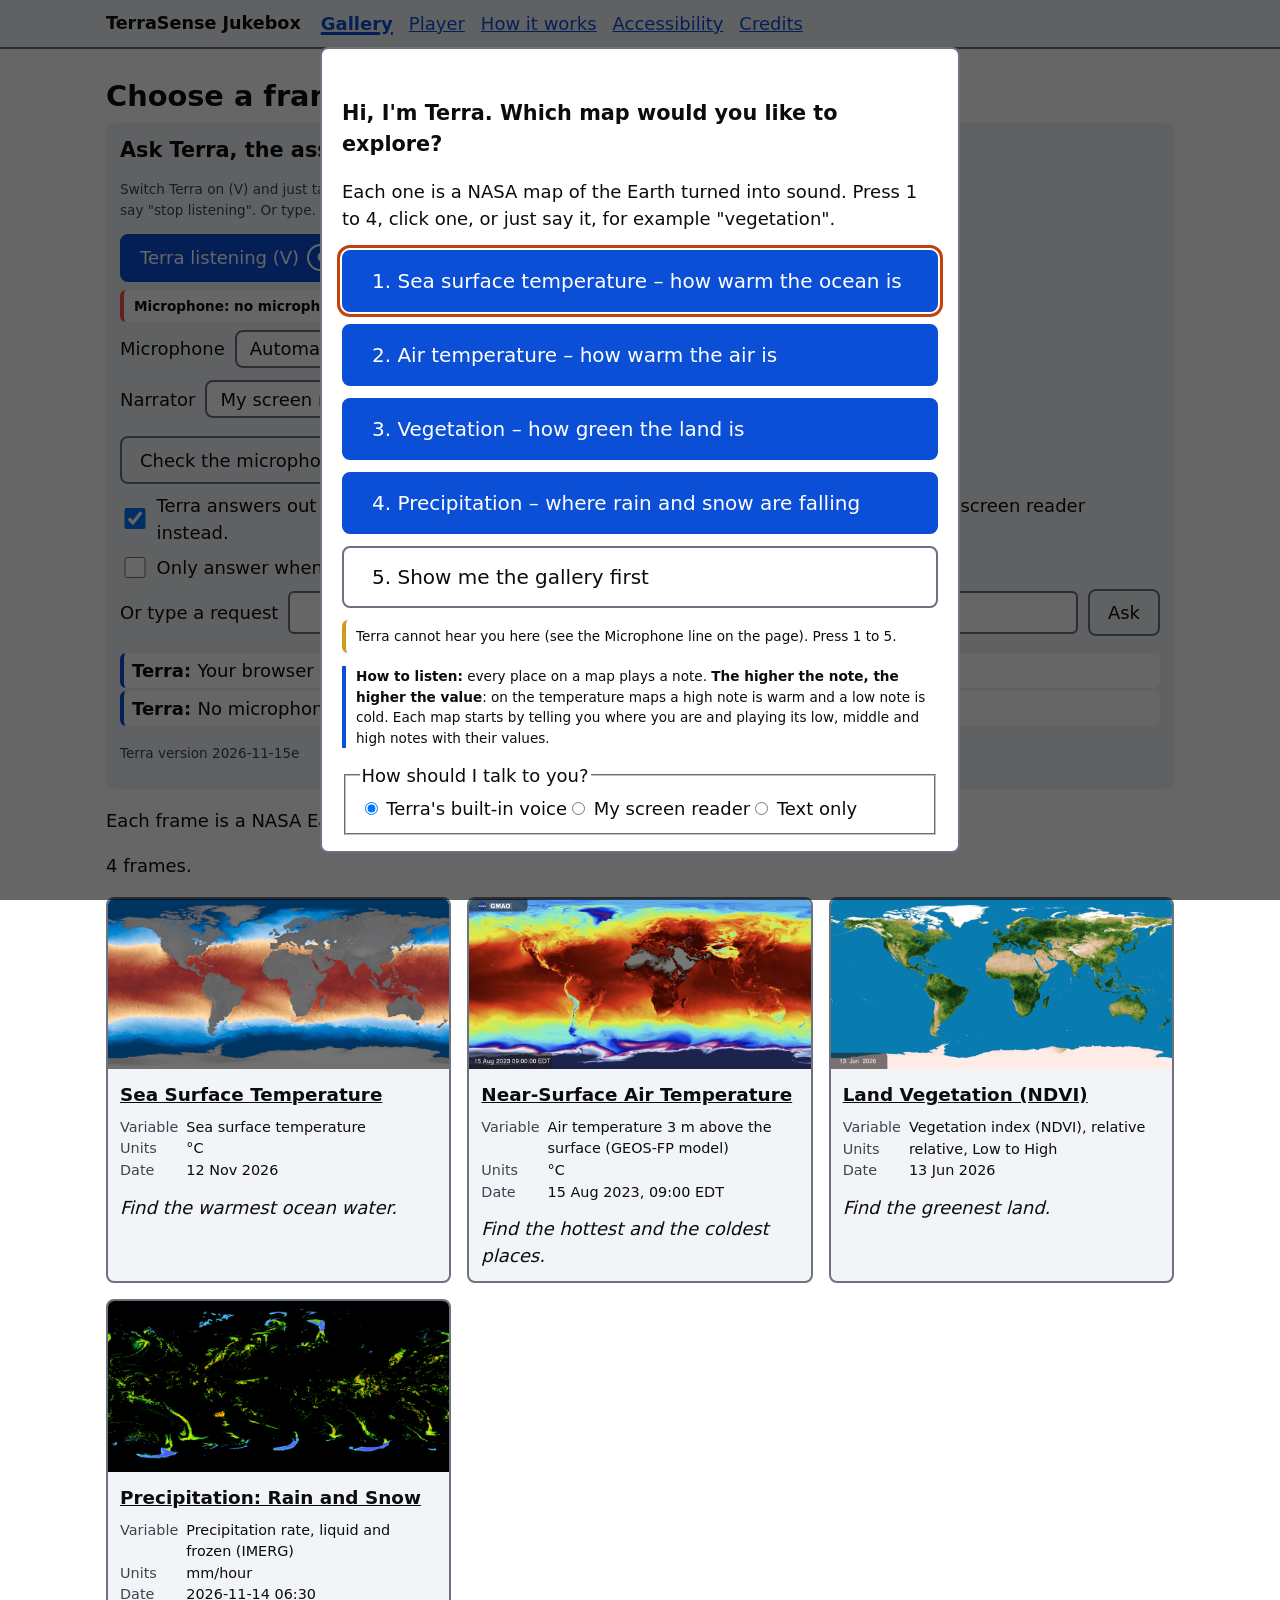
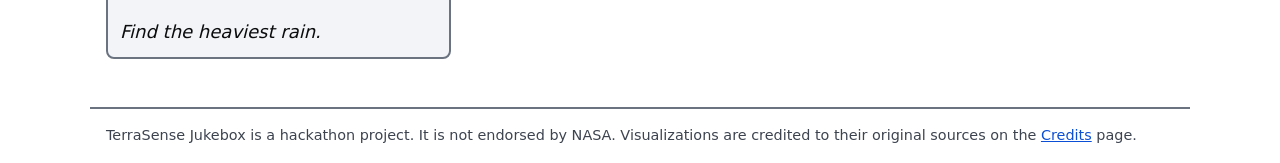
<file: index.html>
<!doctype html>
<html lang="en">
<head>
  <meta charset="utf-8">
  <meta name="viewport" content="width=device-width, initial-scale=1">
  <title>TerraSense Jukebox</title>
  <meta name="description" content="Explore NASA Earth Information Center visualizations by sound, touch or keyboard.">
  <link rel="stylesheet" href="css/styles.css">
  <script src="js/display.js"></script>
  <script>
    // Opened from a link, a bookmark or the address bar (not from another page of this site):
    // start at the Gallery, where Terra introduces itself and asks which map to explore.
    (function () {
      try {
        var from = document.referrer ? new URL(document.referrer).origin : '';
        if (from !== location.origin && !/[?&]home\b/.test(location.search)) location.replace('gallery.html' + location.search);
      } catch (e) { /* stay on Home */ }
    })();
  </script>
</head>
<body>
  <a class="skip-link" href="#main">Skip to content</a>
  <header class="site-header">
    <nav aria-label="Main">
      <a class="brand" href="index.html" aria-current="page">TerraSense Jukebox</a>
      <ul>
        <li><a href="gallery.html">Gallery</a></li>
        <li><a href="player.html">Player</a></li>
        <li><a href="how-it-works.html">How it works</a></li>
        <li><a href="accessibility.html">Accessibility</a></li>
        <li><a href="credits.html">Credits</a></li>
      </ul>
    </nav>
  </header>

  <main id="main">
    <section class="hero">
      <h1>Hear the Earth.</h1>
      <p class="sub">Explore NASA Earth Information Center visualizations by sound, touch or keyboard, with no sight needed.</p>
      <div class="hero-actions">
        <button id="start-btn" type="button" class="big-button">Start audio</button>
        <a class="big-button secondary-link" href="player.html?frame=sst">Open the player</a>
      </div>
      <p id="audio-msg" role="status" class="muted">Start audio plays a short sound check (low, middle and high notes) so you can set your volume. Start with your volume low.</p>
    </section>

    <ul class="points">
      <li><strong>Real NASA frames.</strong> Visualizations from NASA's Earth Information Center, served from this site.</li>
      <li><strong>Sound made live.</strong> The tone is generated in your browser from the color under your finger or cursor.</li>
      <li><strong>Built for every way in.</strong> Designed for keyboard, touch or screen reader.</li>
    </ul>

    <p><strong>Try this:</strong> close your eyes and find the highest region on the map.</p>

    <p class="note">Values are approximate. They are decoded from the colors of the visualization, not from the underlying measurements.</p>
  </main>

  <footer class="site-footer">
    TerraSense Jukebox is a hackathon project. It is not endorsed by NASA. Visualizations are credited to their original sources on the <a href="credits.html">Credits</a> page.
  </footer>
  <script type="module" src="js/home.js"></script>
  <script type="module" src="js/site.js"></script>
</body>
</html>
</file>
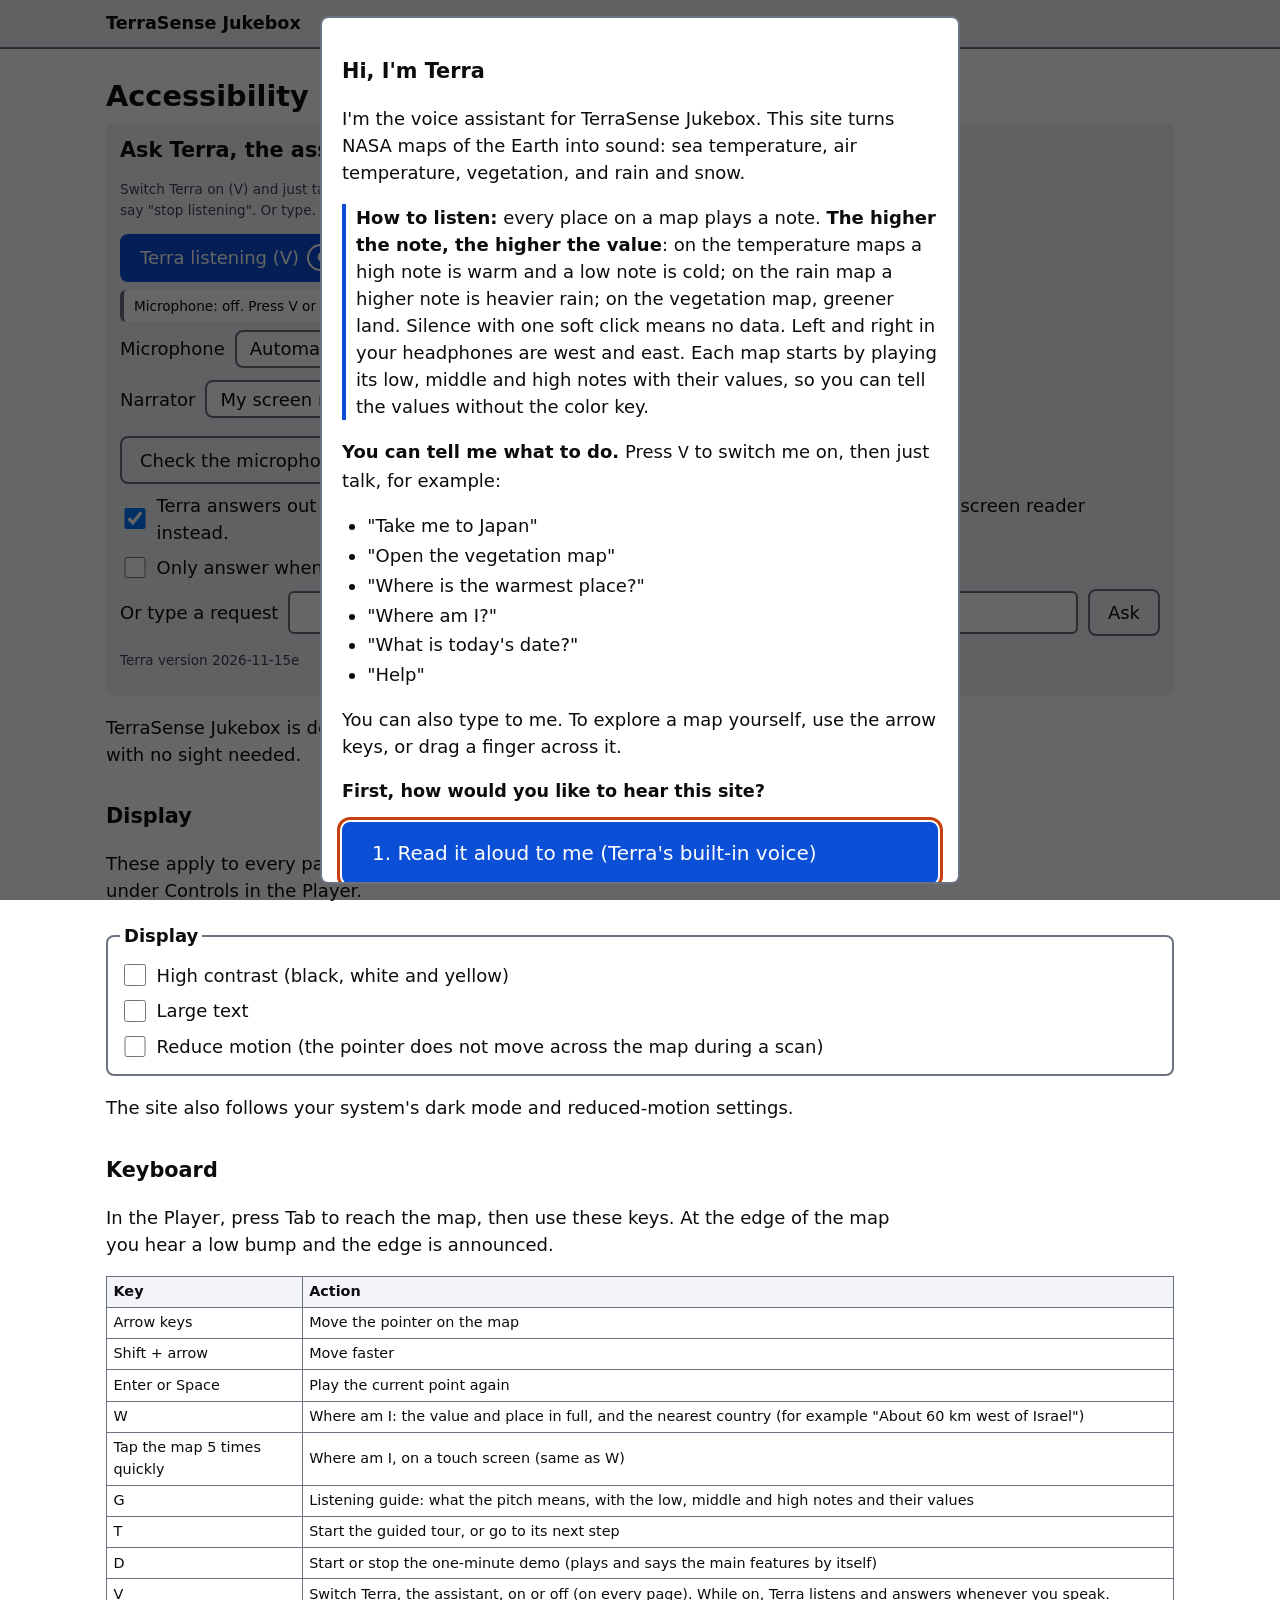
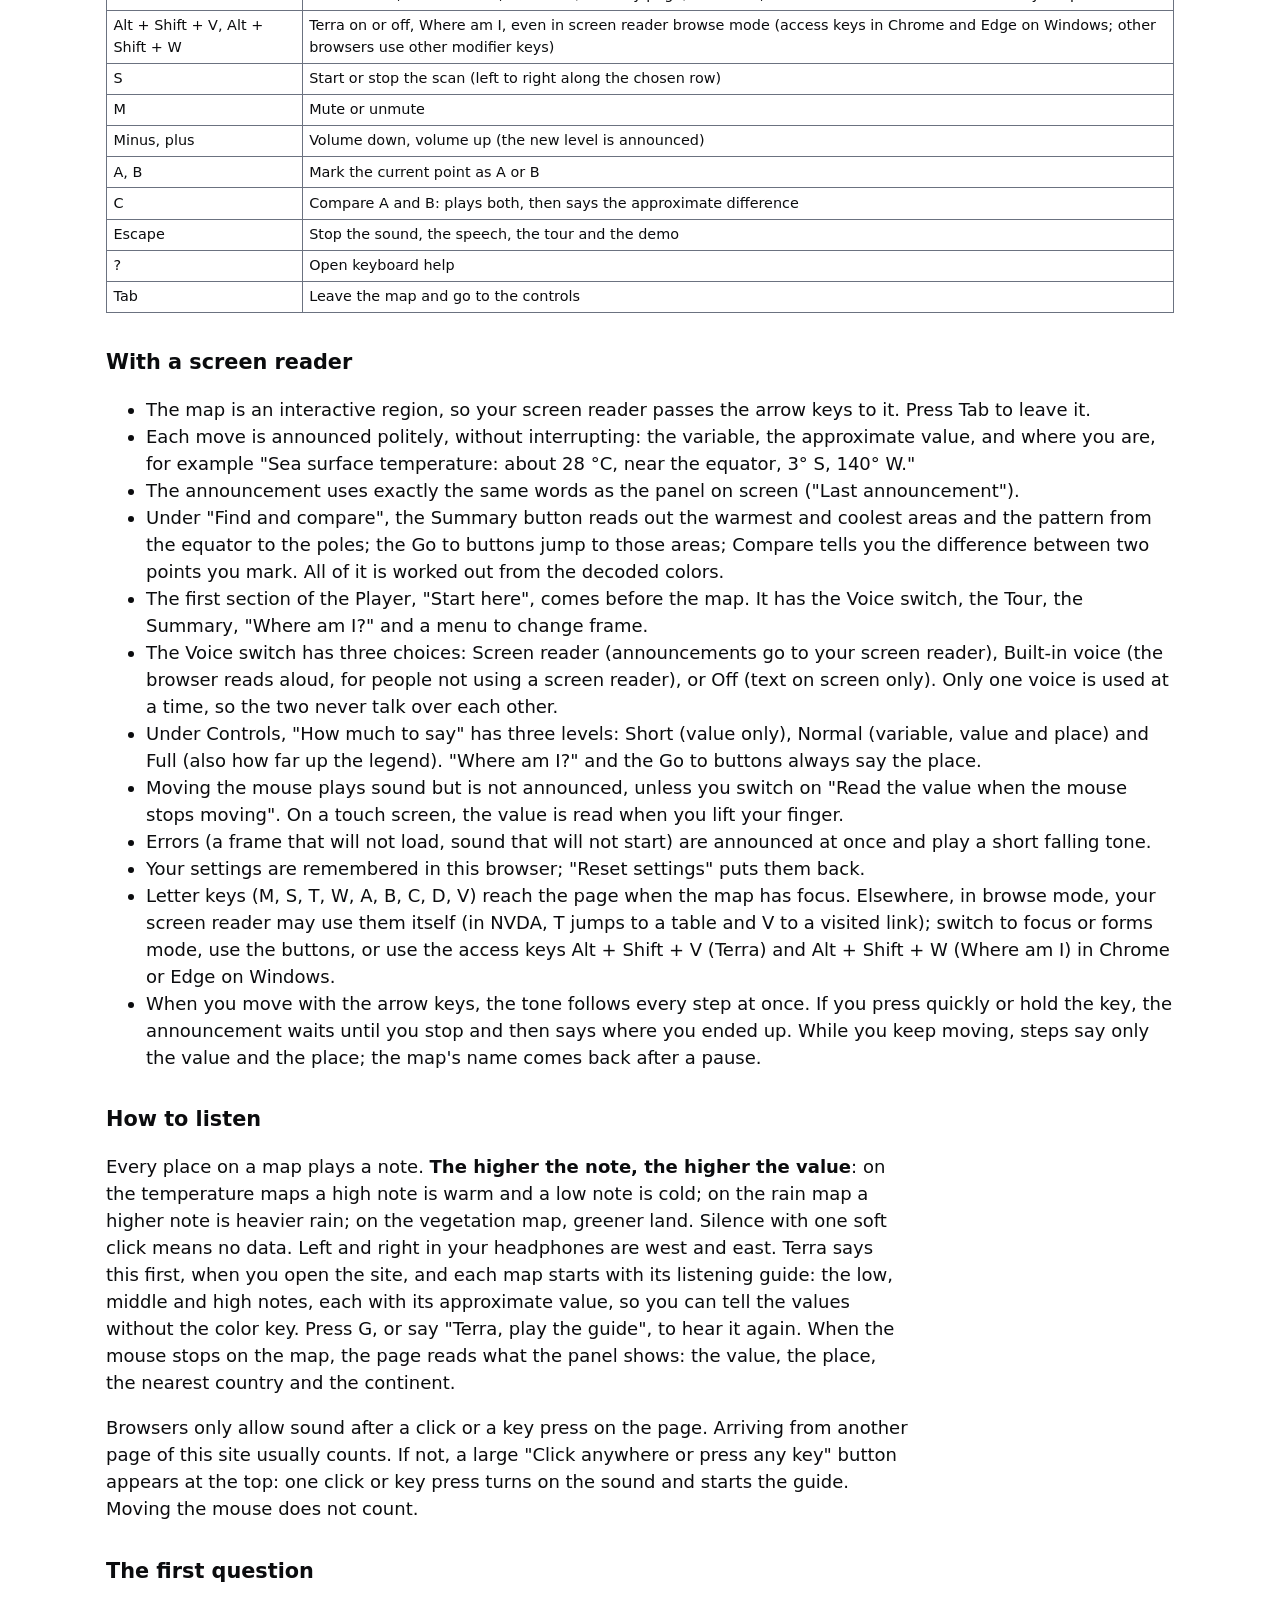
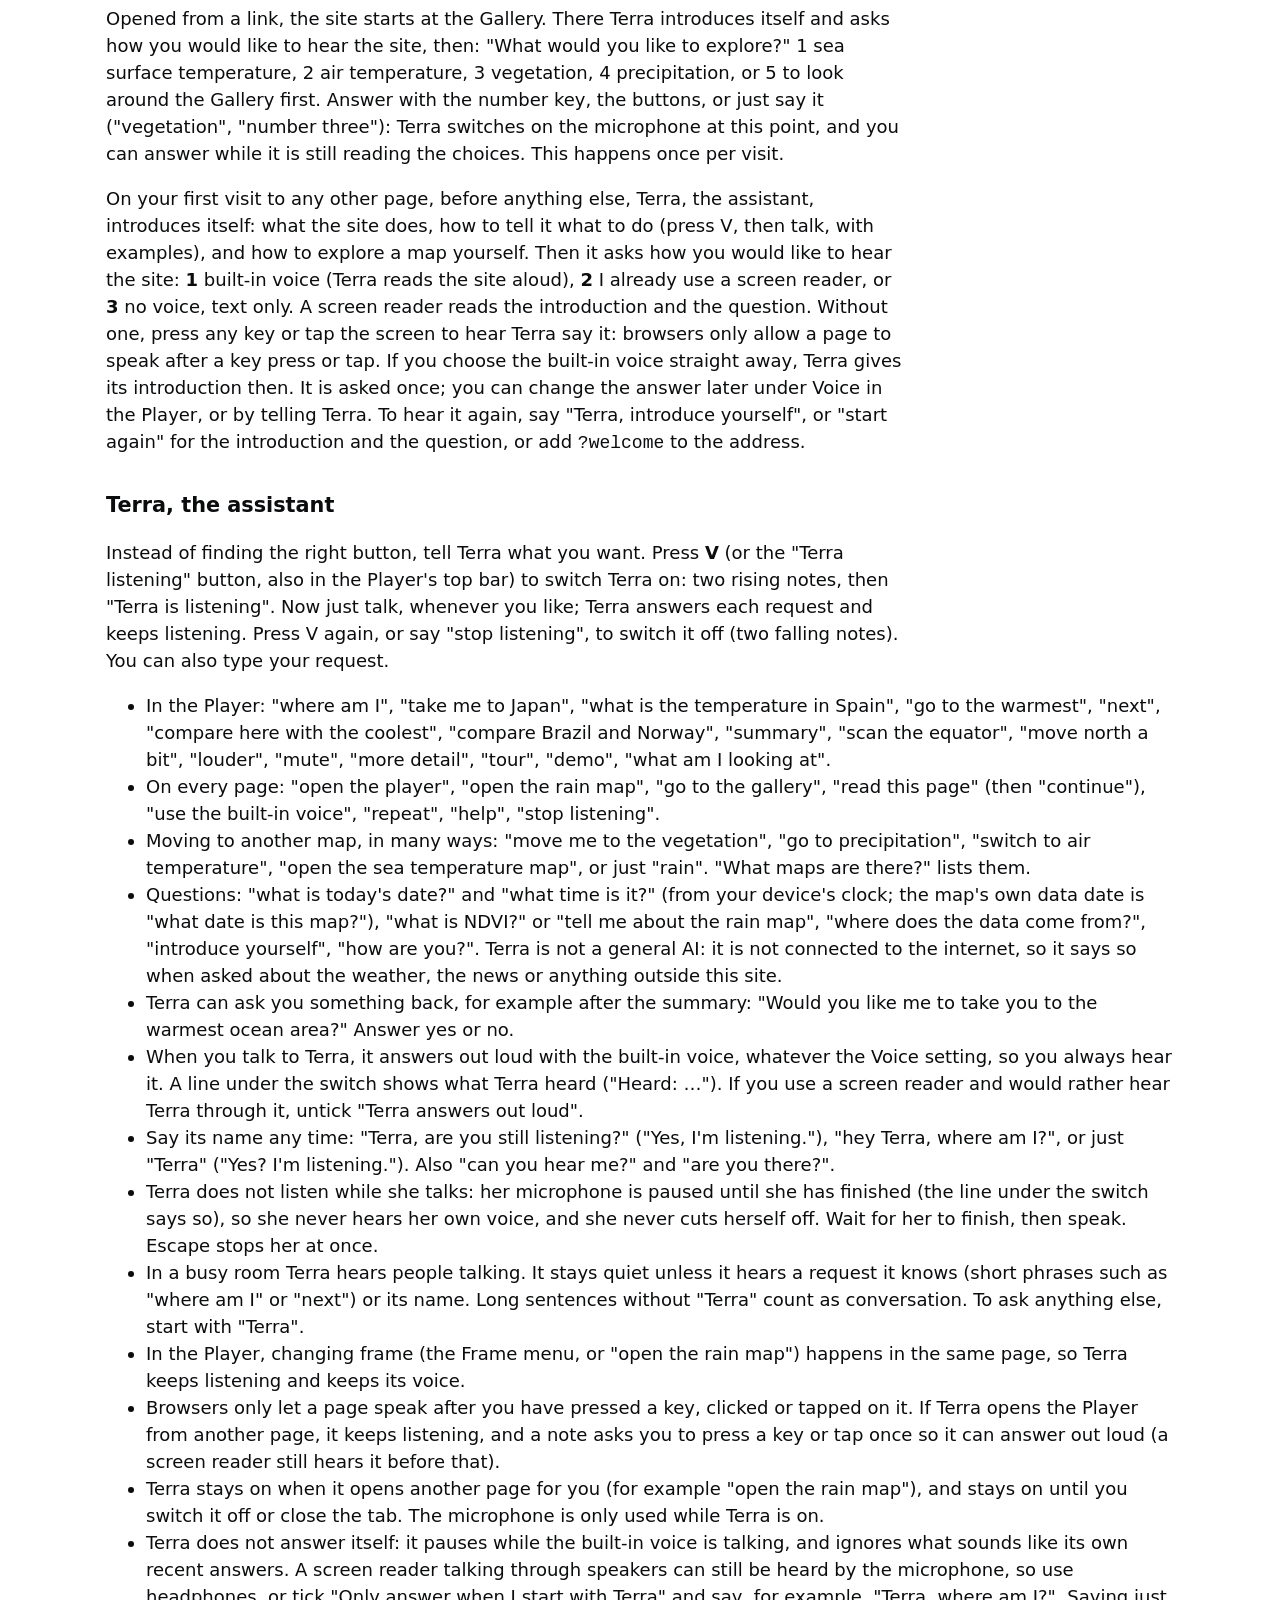
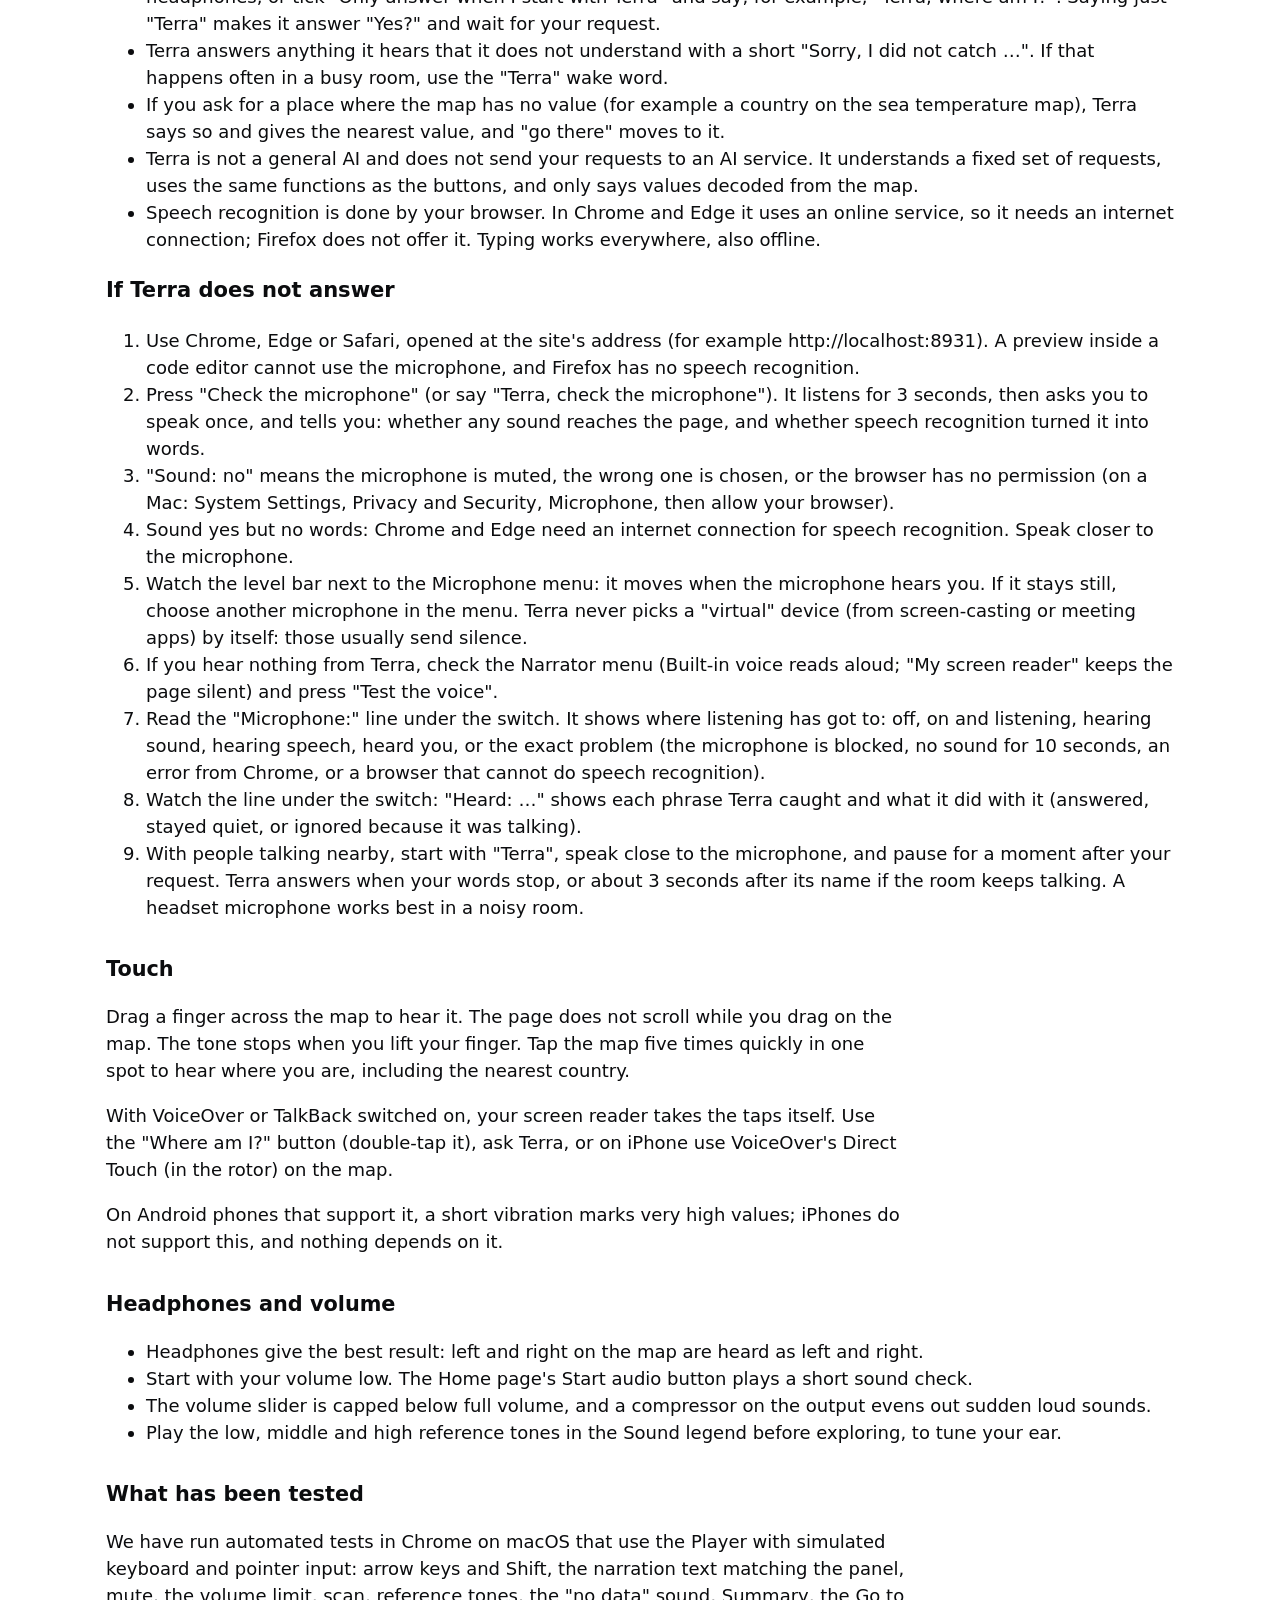
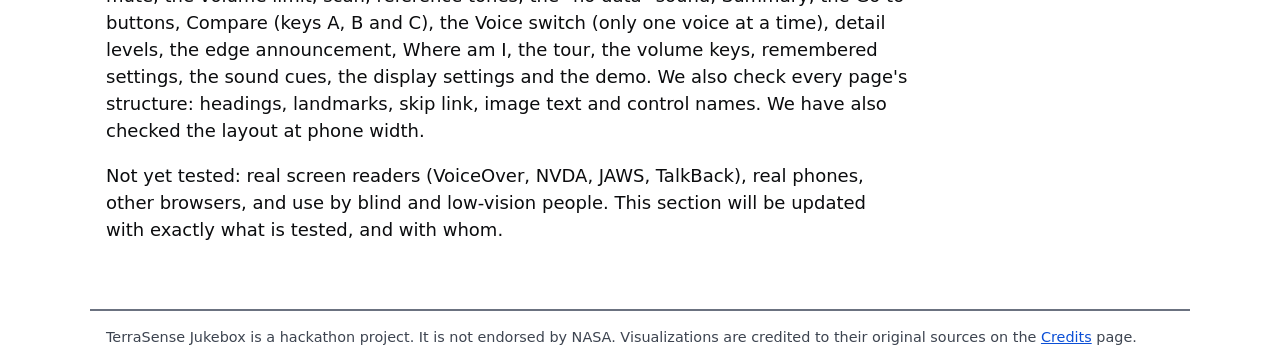
<file: accessibility.html>
<!doctype html>
<html lang="en">
<head>
  <meta charset="utf-8">
  <meta name="viewport" content="width=device-width, initial-scale=1">
  <title>Accessibility</title>
  <link rel="stylesheet" href="css/styles.css">
  <script src="js/display.js"></script>
</head>
<body>
  <a class="skip-link" href="#main">Skip to content</a>
  <header class="site-header">
    <nav aria-label="Main">
      <a class="brand" href="index.html">TerraSense Jukebox</a>
      <ul>
        <li><a href="gallery.html">Gallery</a></li>
        <li><a href="player.html">Player</a></li>
        <li><a href="how-it-works.html">How it works</a></li>
        <li><a href="accessibility.html" aria-current="page">Accessibility</a></li>
        <li><a href="credits.html">Credits</a></li>
      </ul>
    </nav>
  </header>

  <main id="main">
    <h1>Accessibility</h1>
    <p>TerraSense Jukebox is designed to be used by sound, touch, keyboard or screen reader, with no sight needed.</p>

    <h2>Display</h2>
    <p>These apply to every page and are remembered in this browser. The same switches are under Controls in the Player.</p>
    <fieldset class="display-settings voice-mode">
      <legend>Display</legend>
      <label class="check"><input type="checkbox" data-display="highContrast" id="hc-page"> High contrast (black, white and yellow)</label>
      <label class="check"><input type="checkbox" data-display="largeText" id="large-page"> Large text</label>
      <label class="check"><input type="checkbox" data-display="reduceMotion" id="motion-page"> Reduce motion (the pointer does not move across the map during a scan)</label>
    </fieldset>
    <p>The site also follows your system's dark mode and reduced-motion settings.</p>

    <h2>Keyboard</h2>
    <p>In the Player, press Tab to reach the map, then use these keys. At the edge of the map you hear a low bump and the edge is announced.</p>
    <div class="table-wrap">
      <table>
        <thead><tr><th scope="col">Key</th><th scope="col">Action</th></tr></thead>
        <tbody>
          <tr><td>Arrow keys</td><td>Move the pointer on the map</td></tr>
          <tr><td>Shift + arrow</td><td>Move faster</td></tr>
          <tr><td>Enter or Space</td><td>Play the current point again</td></tr>
          <tr><td>W</td><td>Where am I: the value and place in full, and the nearest country (for example "About 60 km west of Israel")</td></tr>
          <tr><td>Tap the map 5 times quickly</td><td>Where am I, on a touch screen (same as W)</td></tr>
          <tr><td>G</td><td>Listening guide: what the pitch means, with the low, middle and high notes and their values</td></tr>
          <tr><td>T</td><td>Start the guided tour, or go to its next step</td></tr>
          <tr><td>D</td><td>Start or stop the one-minute demo (plays and says the main features by itself)</td></tr>
          <tr><td>V</td><td>Switch Terra, the assistant, on or off (on every page). While on, Terra listens and answers whenever you speak.</td></tr>
          <tr><td>Alt + Shift + V, Alt + Shift + W</td><td>Terra on or off, Where am I, even in screen reader browse mode (access keys in Chrome and Edge on Windows; other browsers use other modifier keys)</td></tr>
          <tr><td>S</td><td>Start or stop the scan (left to right along the chosen row)</td></tr>
          <tr><td>M</td><td>Mute or unmute</td></tr>
          <tr><td>Minus, plus</td><td>Volume down, volume up (the new level is announced)</td></tr>
          <tr><td>A, B</td><td>Mark the current point as A or B</td></tr>
          <tr><td>C</td><td>Compare A and B: plays both, then says the approximate difference</td></tr>
          <tr><td>Escape</td><td>Stop the sound, the speech, the tour and the demo</td></tr>
          <tr><td>?</td><td>Open keyboard help</td></tr>
          <tr><td>Tab</td><td>Leave the map and go to the controls</td></tr>
        </tbody>
      </table>
    </div>

    <h2>With a screen reader</h2>
    <ul>
      <li>The map is an interactive region, so your screen reader passes the arrow keys to it. Press Tab to leave it.</li>
      <li>Each move is announced politely, without interrupting: the variable, the approximate value, and where you are, for example "Sea surface temperature: about 28 °C, near the equator, 3° S, 140° W."</li>
      <li>The announcement uses exactly the same words as the panel on screen ("Last announcement").</li>
      <li>Under "Find and compare", the Summary button reads out the warmest and coolest areas and the pattern from the equator to the poles; the Go to buttons jump to those areas; Compare tells you the difference between two points you mark. All of it is worked out from the decoded colors.</li>
      <li>The first section of the Player, "Start here", comes before the map. It has the Voice switch, the Tour, the Summary, "Where am I?" and a menu to change frame.</li>
      <li>The Voice switch has three choices: Screen reader (announcements go to your screen reader), Built-in voice (the browser reads aloud, for people not using a screen reader), or Off (text on screen only). Only one voice is used at a time, so the two never talk over each other.</li>
      <li>Under Controls, "How much to say" has three levels: Short (value only), Normal (variable, value and place) and Full (also how far up the legend). "Where am I?" and the Go to buttons always say the place.</li>
      <li>Moving the mouse plays sound but is not announced, unless you switch on "Read the value when the mouse stops moving". On a touch screen, the value is read when you lift your finger.</li>
      <li>Errors (a frame that will not load, sound that will not start) are announced at once and play a short falling tone.</li>
      <li>Your settings are remembered in this browser; "Reset settings" puts them back.</li>
      <li>Letter keys (M, S, T, W, A, B, C, D, V) reach the page when the map has focus. Elsewhere, in browse mode, your screen reader may use them itself (in NVDA, T jumps to a table and V to a visited link); switch to focus or forms mode, use the buttons, or use the access keys Alt + Shift + V (Terra) and Alt + Shift + W (Where am I) in Chrome or Edge on Windows.</li>
      <li>When you move with the arrow keys, the tone follows every step at once. If you press quickly or hold the key, the announcement waits until you stop and then says where you ended up. While you keep moving, steps say only the value and the place; the map's name comes back after a pause.</li>
    </ul>

    <h2>How to listen</h2>
    <p>Every place on a map plays a note. <strong>The higher the note, the higher the value</strong>: on the temperature maps a high note is warm and a low note is cold; on the rain map a higher note is heavier rain; on the vegetation map, greener land. Silence with one soft click means no data. Left and right in your headphones are west and east. Terra says this first, when you open the site, and each map starts with its listening guide: the low, middle and high notes, each with its approximate value, so you can tell the values without the color key. Press G, or say "Terra, play the guide", to hear it again. When the mouse stops on the map, the page reads what the panel shows: the value, the place, the nearest country and the continent.</p>
    <p>Browsers only allow sound after a click or a key press on the page. Arriving from another page of this site usually counts. If not, a large "Click anywhere or press any key" button appears at the top: one click or key press turns on the sound and starts the guide. Moving the mouse does not count.</p>

    <h2>The first question</h2>
    <p>Opened from a link, the site starts at the Gallery. There Terra introduces itself and asks how you would like to hear the site, then: "What would you like to explore?" 1 sea surface temperature, 2 air temperature, 3 vegetation, 4 precipitation, or 5 to look around the Gallery first. Answer with the number key, the buttons, or just say it ("vegetation", "number three"): Terra switches on the microphone at this point, and you can answer while it is still reading the choices. This happens once per visit.</p>
    <p>On your first visit to any other page, before anything else, Terra, the assistant, introduces itself: what the site does, how to tell it what to do (press V, then talk, with examples), and how to explore a map yourself. Then it asks how you would like to hear the site: <strong>1</strong> built-in voice (Terra reads the site aloud), <strong>2</strong> I already use a screen reader, or <strong>3</strong> no voice, text only. A screen reader reads the introduction and the question. Without one, press any key or tap the screen to hear Terra say it: browsers only allow a page to speak after a key press or tap. If you choose the built-in voice straight away, Terra gives its introduction then. It is asked once; you can change the answer later under Voice in the Player, or by telling Terra. To hear it again, say "Terra, introduce yourself", or "start again" for the introduction and the question, or add <code>?welcome</code> to the address.</p>

    <h2>Terra, the assistant</h2>
    <p>Instead of finding the right button, tell Terra what you want. Press <strong>V</strong> (or the "Terra listening" button, also in the Player's top bar) to switch Terra on: two rising notes, then "Terra is listening". Now just talk, whenever you like; Terra answers each request and keeps listening. Press V again, or say "stop listening", to switch it off (two falling notes). You can also type your request.</p>
    <ul>
      <li>In the Player: "where am I", "take me to Japan", "what is the temperature in Spain", "go to the warmest", "next", "compare here with the coolest", "compare Brazil and Norway", "summary", "scan the equator", "move north a bit", "louder", "mute", "more detail", "tour", "demo", "what am I looking at".</li>
      <li>On every page: "open the player", "open the rain map", "go to the gallery", "read this page" (then "continue"), "use the built-in voice", "repeat", "help", "stop listening".</li>
      <li>Moving to another map, in many ways: "move me to the vegetation", "go to precipitation", "switch to air temperature", "open the sea temperature map", or just "rain". "What maps are there?" lists them.</li>
      <li>Questions: "what is today's date?" and "what time is it?" (from your device's clock; the map's own data date is "what date is this map?"), "what is NDVI?" or "tell me about the rain map", "where does the data come from?", "introduce yourself", "how are you?". Terra is not a general AI: it is not connected to the internet, so it says so when asked about the weather, the news or anything outside this site.</li>
      <li>Terra can ask you something back, for example after the summary: "Would you like me to take you to the warmest ocean area?" Answer yes or no.</li>
      <li>When you talk to Terra, it answers out loud with the built-in voice, whatever the Voice setting, so you always hear it. A line under the switch shows what Terra heard ("Heard: …"). If you use a screen reader and would rather hear Terra through it, untick "Terra answers out loud".</li>
      <li>Say its name any time: "Terra, are you still listening?" ("Yes, I'm listening."), "hey Terra, where am I?", or just "Terra" ("Yes? I'm listening."). Also "can you hear me?" and "are you there?".</li>
      <li>Terra does not listen while she talks: her microphone is paused until she has finished (the line under the switch says so), so she never hears her own voice, and she never cuts herself off. Wait for her to finish, then speak. Escape stops her at once.</li>
      <li>In a busy room Terra hears people talking. It stays quiet unless it hears a request it knows (short phrases such as "where am I" or "next") or its name. Long sentences without "Terra" count as conversation. To ask anything else, start with "Terra".</li>
      <li>In the Player, changing frame (the Frame menu, or "open the rain map") happens in the same page, so Terra keeps listening and keeps its voice.</li>
      <li>Browsers only let a page speak after you have pressed a key, clicked or tapped on it. If Terra opens the Player from another page, it keeps listening, and a note asks you to press a key or tap once so it can answer out loud (a screen reader still hears it before that).</li>
      <li>Terra stays on when it opens another page for you (for example "open the rain map"), and stays on until you switch it off or close the tab. The microphone is only used while Terra is on.</li>
      <li>Terra does not answer itself: it pauses while the built-in voice is talking, and ignores what sounds like its own recent answers. A screen reader talking through speakers can still be heard by the microphone, so use headphones, or tick "Only answer when I start with Terra" and say, for example, "Terra, where am I?". Saying just "Terra" makes it answer "Yes?" and wait for your request.</li>
      <li>Terra answers anything it hears that it does not understand with a short "Sorry, I did not catch …". If that happens often in a busy room, use the "Terra" wake word.</li>
      <li>If you ask for a place where the map has no value (for example a country on the sea temperature map), Terra says so and gives the nearest value, and "go there" moves to it.</li>
      <li>Terra is not a general AI and does not send your requests to an AI service. It understands a fixed set of requests, uses the same functions as the buttons, and only says values decoded from the map.</li>
      <li>Speech recognition is done by your browser. In Chrome and Edge it uses an online service, so it needs an internet connection; Firefox does not offer it. Typing works everywhere, also offline.</li>
    </ul>

    <h3>If Terra does not answer</h3>
    <ol>
      <li>Use Chrome, Edge or Safari, opened at the site's address (for example http://localhost:8931). A preview inside a code editor cannot use the microphone, and Firefox has no speech recognition.</li>
      <li>Press "Check the microphone" (or say "Terra, check the microphone"). It listens for 3 seconds, then asks you to speak once, and tells you: whether any sound reaches the page, and whether speech recognition turned it into words.</li>
      <li>"Sound: no" means the microphone is muted, the wrong one is chosen, or the browser has no permission (on a Mac: System Settings, Privacy and Security, Microphone, then allow your browser).</li>
      <li>Sound yes but no words: Chrome and Edge need an internet connection for speech recognition. Speak closer to the microphone.</li>
      <li>Watch the level bar next to the Microphone menu: it moves when the microphone hears you. If it stays still, choose another microphone in the menu. Terra never picks a "virtual" device (from screen-casting or meeting apps) by itself: those usually send silence.</li>
      <li>If you hear nothing from Terra, check the Narrator menu (Built-in voice reads aloud; "My screen reader" keeps the page silent) and press "Test the voice".</li>
      <li>Read the "Microphone:" line under the switch. It shows where listening has got to: off, on and listening, hearing sound, hearing speech, heard you, or the exact problem (the microphone is blocked, no sound for 10 seconds, an error from Chrome, or a browser that cannot do speech recognition).</li>
      <li>Watch the line under the switch: "Heard: …" shows each phrase Terra caught and what it did with it (answered, stayed quiet, or ignored because it was talking).</li>
      <li>With people talking nearby, start with "Terra", speak close to the microphone, and pause for a moment after your request. Terra answers when your words stop, or about 3 seconds after its name if the room keeps talking. A headset microphone works best in a noisy room.</li>
    </ol>

    <h2>Touch</h2>
    <p>Drag a finger across the map to hear it. The page does not scroll while you drag on the map. The tone stops when you lift your finger. Tap the map five times quickly in one spot to hear where you are, including the nearest country.</p>
    <p>With VoiceOver or TalkBack switched on, your screen reader takes the taps itself. Use the "Where am I?" button (double-tap it), ask Terra, or on iPhone use VoiceOver's Direct Touch (in the rotor) on the map.</p>
    <p>On Android phones that support it, a short vibration marks very high values; iPhones do not support this, and nothing depends on it.</p>

    <h2>Headphones and volume</h2>
    <ul>
      <li>Headphones give the best result: left and right on the map are heard as left and right.</li>
      <li>Start with your volume low. The Home page's Start audio button plays a short sound check.</li>
      <li>The volume slider is capped below full volume, and a compressor on the output evens out sudden loud sounds.</li>
      <li>Play the low, middle and high reference tones in the Sound legend before exploring, to tune your ear.</li>
    </ul>

    <h2>What has been tested</h2>
    <p>
      We have run automated tests in Chrome on macOS that use the Player with simulated keyboard and pointer input:
      arrow keys and Shift, the narration text matching the panel, mute, the volume limit, scan, reference tones,
      the "no data" sound, Summary, the Go to buttons, Compare (keys A, B and C), the Voice switch (only one voice at a time),
      detail levels, the edge announcement, Where am I, the tour, the volume keys, remembered settings,
      the sound cues, the display settings and the demo.
      We also check every page's structure: headings, landmarks, skip link, image text and control names.
      We have also checked the layout at phone width.
    </p>
    <p>
      Not yet tested: real screen readers (VoiceOver, NVDA, JAWS, TalkBack), real phones, other browsers,
      and use by blind and low-vision people. This section will be updated with exactly what is tested, and with whom.
    </p>
  </main>

  <footer class="site-footer">
    TerraSense Jukebox is a hackathon project. It is not endorsed by NASA. Visualizations are credited to their original sources on the <a href="credits.html">Credits</a> page.
  </footer>
  <script type="module" src="js/site.js"></script>
</body>
</html>
</file>
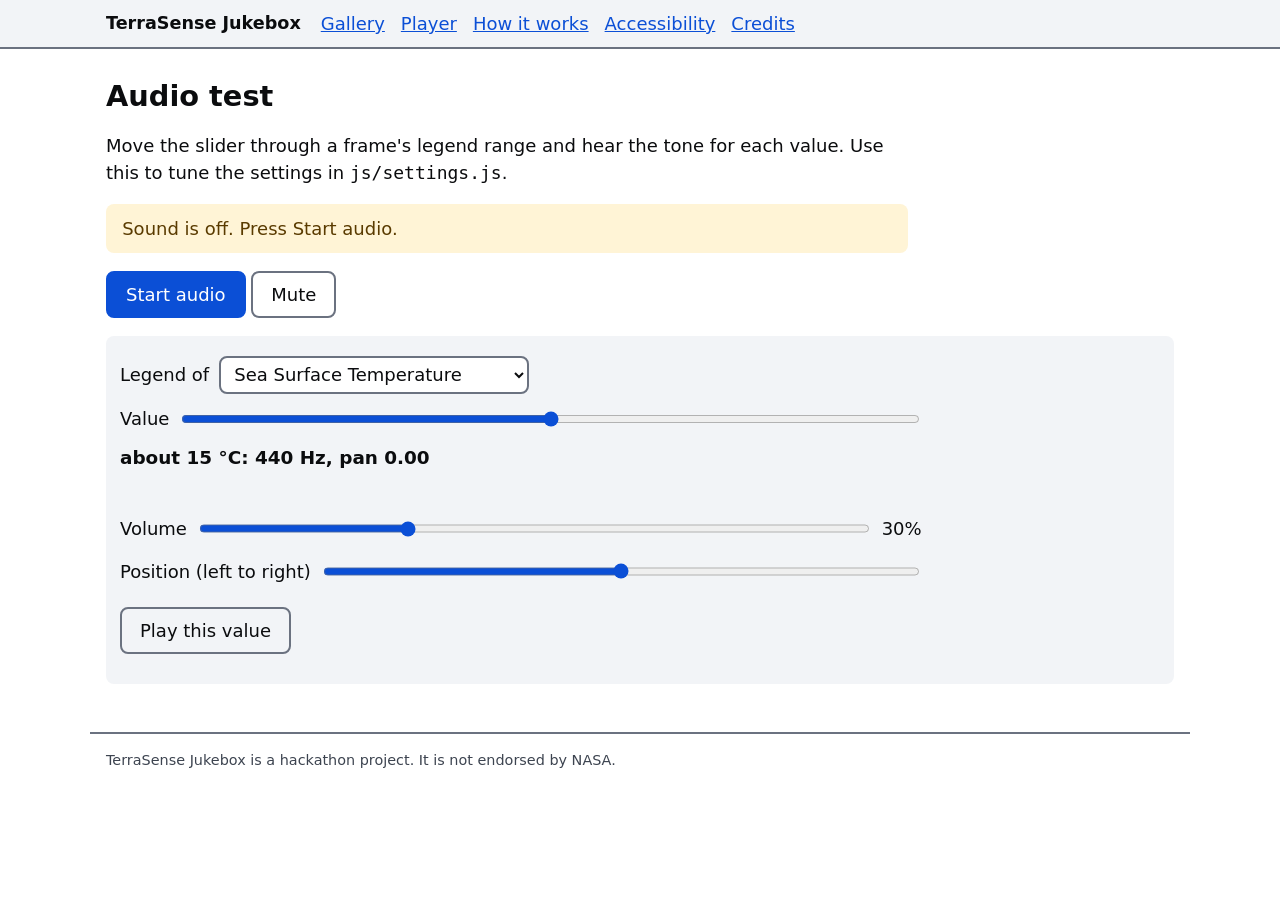
<file: audio-test.html>
<!doctype html>
<html lang="en">
<head>
  <meta charset="utf-8">
  <meta name="viewport" content="width=device-width, initial-scale=1">
  <title>Audio Test</title>
  <link rel="stylesheet" href="css/styles.css">
  <script src="js/display.js"></script>
</head>
<body>
  <a class="skip-link" href="#main">Skip to content</a>
  <header class="site-header">
    <nav aria-label="Main">
      <a class="brand" href="index.html">TerraSense Jukebox</a>
      <ul>
        <li><a href="gallery.html">Gallery</a></li>
        <li><a href="player.html">Player</a></li>
        <li><a href="how-it-works.html">How it works</a></li>
        <li><a href="accessibility.html">Accessibility</a></li>
        <li><a href="credits.html">Credits</a></li>
      </ul>
    </nav>
  </header>

  <main id="main">
    <h1>Audio test</h1>
    <p>Move the slider through a frame's legend range and hear the tone for each value. Use this to tune the settings in <code>js/settings.js</code>.</p>

    <p id="audio-msg" class="note" role="status">Sound is off. Press Start audio.</p>
    <p>
      <button id="start-btn" type="button">Start audio</button>
      <button id="mute-btn" type="button" class="secondary" aria-pressed="false">Mute</button>
    </p>

    <div class="controls">
      <p class="control-row">
        <label for="frame-select">Legend of</label>
        <select id="frame-select"></select>
      </p>
      <p class="control-row">
        <label for="value-slider">Value</label>
        <input type="range" id="value-slider" min="0" max="1000" value="500" aria-describedby="value-out">
      </p>
      <p id="value-out" class="narration" aria-live="polite"></p>
      <p class="control-row">
        <label for="volume">Volume</label>
        <input type="range" id="volume" min="0" max="100" step="5" value="30">
        <output id="volume-out" for="volume">30%</output>
      </p>
      <p class="control-row">
        <label for="pan-slider">Position (left to right)</label>
        <input type="range" id="pan-slider" min="0" max="100" value="50">
      </p>
      <p><button id="play-btn" type="button" class="secondary">Play this value</button></p>
    </div>
  </main>

  <footer class="site-footer">
    TerraSense Jukebox is a hackathon project. It is not endorsed by NASA.
  </footer>
  <script type="module" src="js/audio-test.js"></script>
</body>
</html>
</file>
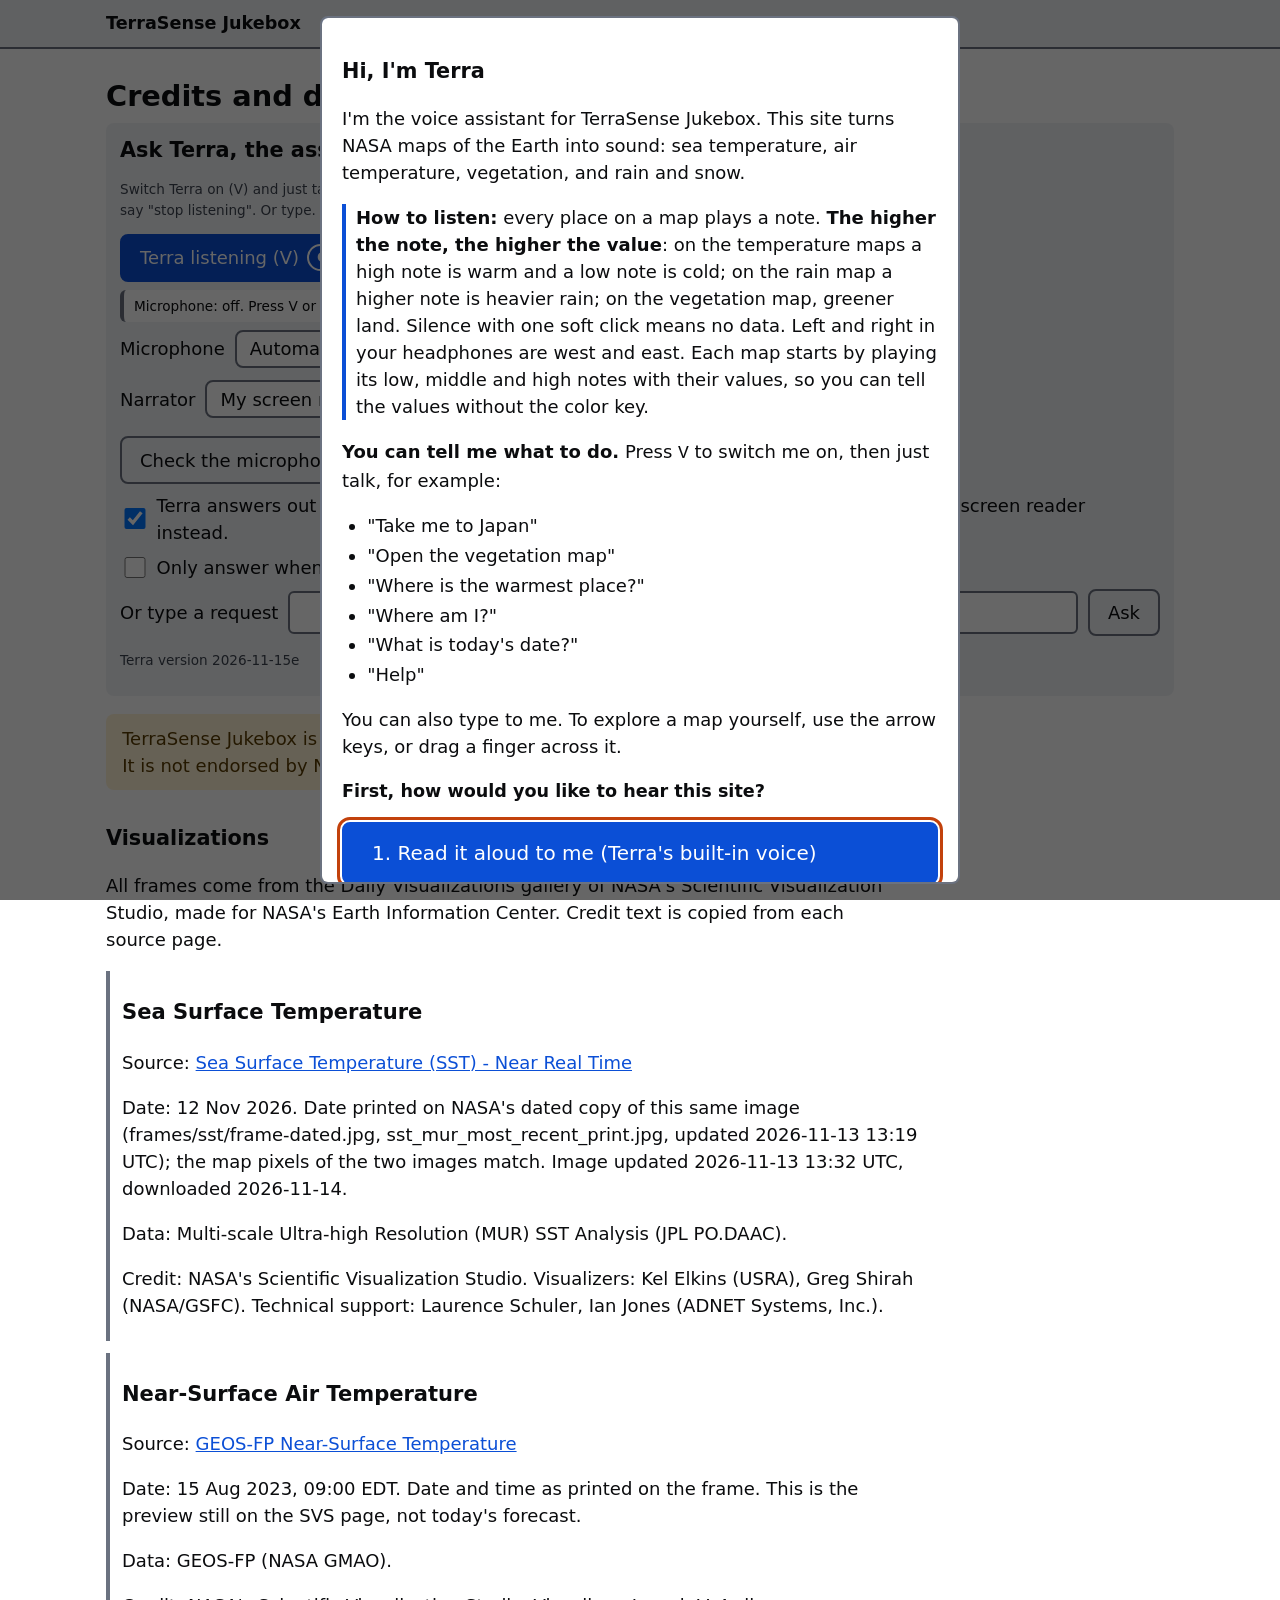
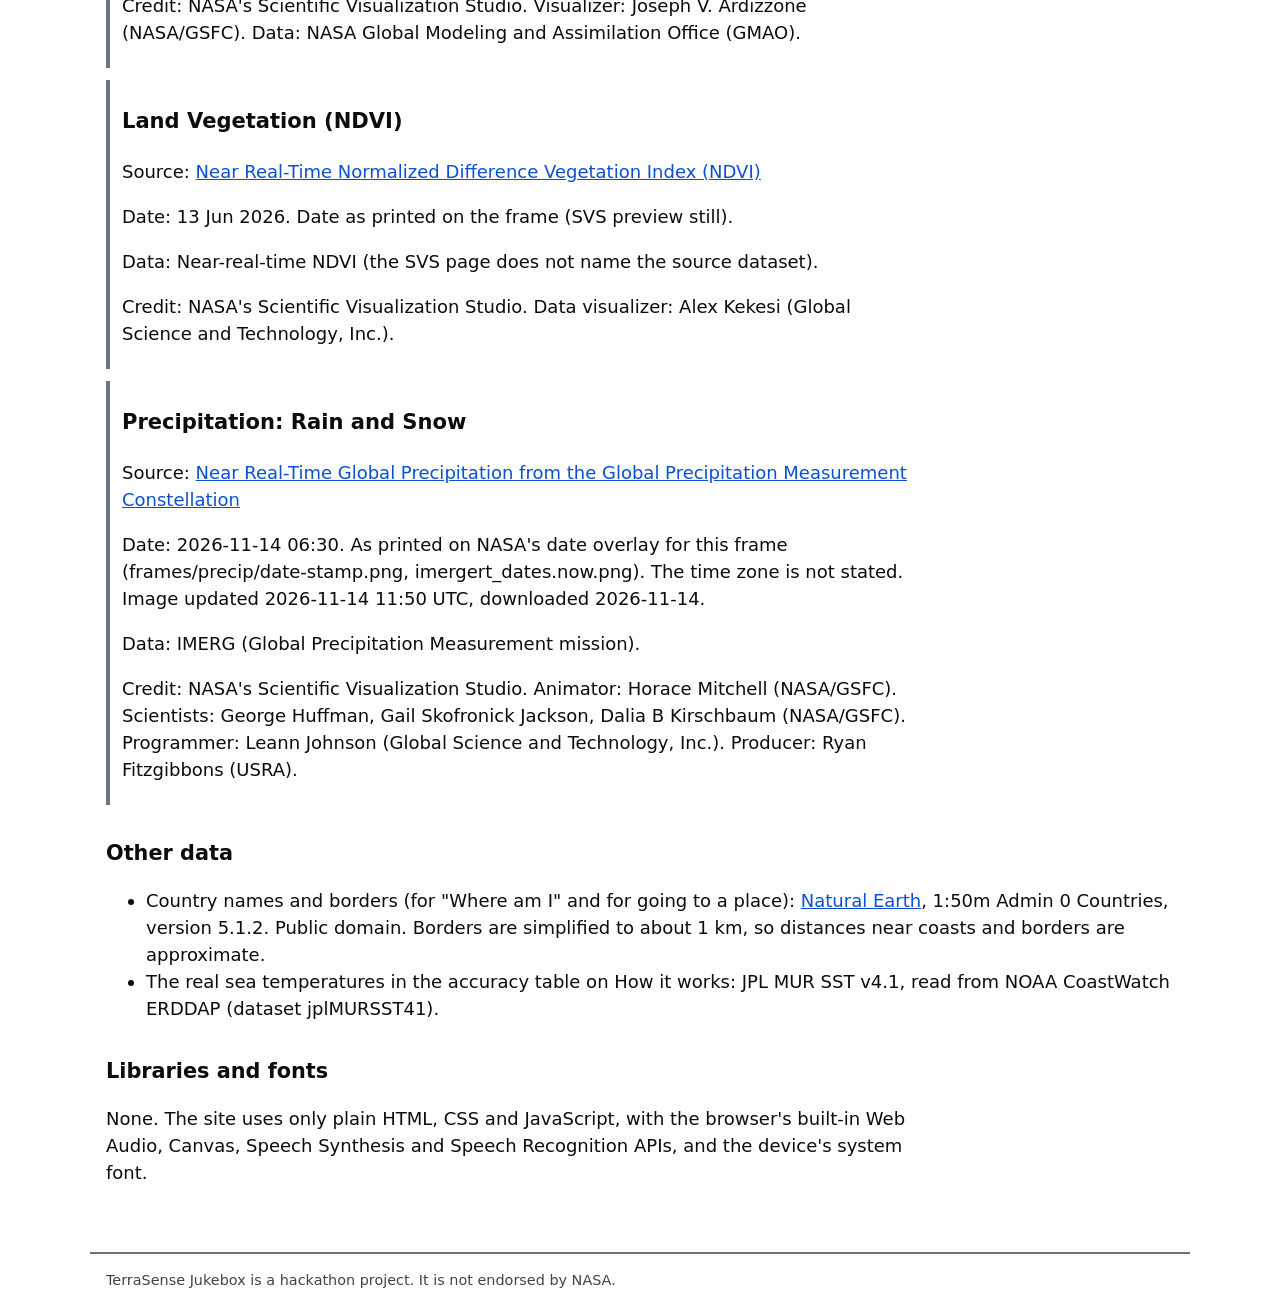
<file: credits.html>
<!doctype html>
<html lang="en">
<head>
  <meta charset="utf-8">
  <meta name="viewport" content="width=device-width, initial-scale=1">
  <title>Credits and Data</title>
  <link rel="stylesheet" href="css/styles.css">
  <script src="js/display.js"></script>
</head>
<body>
  <a class="skip-link" href="#main">Skip to content</a>
  <header class="site-header">
    <nav aria-label="Main">
      <a class="brand" href="index.html">TerraSense Jukebox</a>
      <ul>
        <li><a href="gallery.html">Gallery</a></li>
        <li><a href="player.html">Player</a></li>
        <li><a href="how-it-works.html">How it works</a></li>
        <li><a href="accessibility.html">Accessibility</a></li>
        <li><a href="credits.html" aria-current="page">Credits</a></li>
      </ul>
    </nav>
  </header>

  <main id="main">
    <h1>Credits and data</h1>
    <p class="note">TerraSense Jukebox is a hackathon project for the NASA Space Apps Challenge 2026. It is not endorsed by NASA.</p>

    <h2>Visualizations</h2>
    <p>All frames come from the Daily Visualizations gallery of NASA's Scientific Visualization Studio, made for NASA's Earth Information Center. Credit text is copied from each source page.</p>
    <p id="status" role="status">Loading credits…</p>
    <ul id="credit-list" class="credit-list"></ul>

    <h2>Other data</h2>
    <ul>
      <li>Country names and borders (for "Where am I" and for going to a place): <a href="https://www.naturalearthdata.com/">Natural Earth</a>, 1:50m Admin 0 Countries, version 5.1.2. Public domain. Borders are simplified to about 1 km, so distances near coasts and borders are approximate.</li>
      <li>The real sea temperatures in the accuracy table on How it works: JPL MUR SST v4.1, read from NOAA CoastWatch ERDDAP (dataset jplMURSST41).</li>
    </ul>

    <h2>Libraries and fonts</h2>
    <p>None. The site uses only plain HTML, CSS and JavaScript, with the browser's built-in Web Audio, Canvas, Speech Synthesis and Speech Recognition APIs, and the device's system font.</p>
  </main>

  <footer class="site-footer">
    TerraSense Jukebox is a hackathon project. It is not endorsed by NASA.
  </footer>
  <script type="module" src="js/credits.js"></script>
  <script type="module" src="js/site.js"></script>
</body>
</html>
</file>
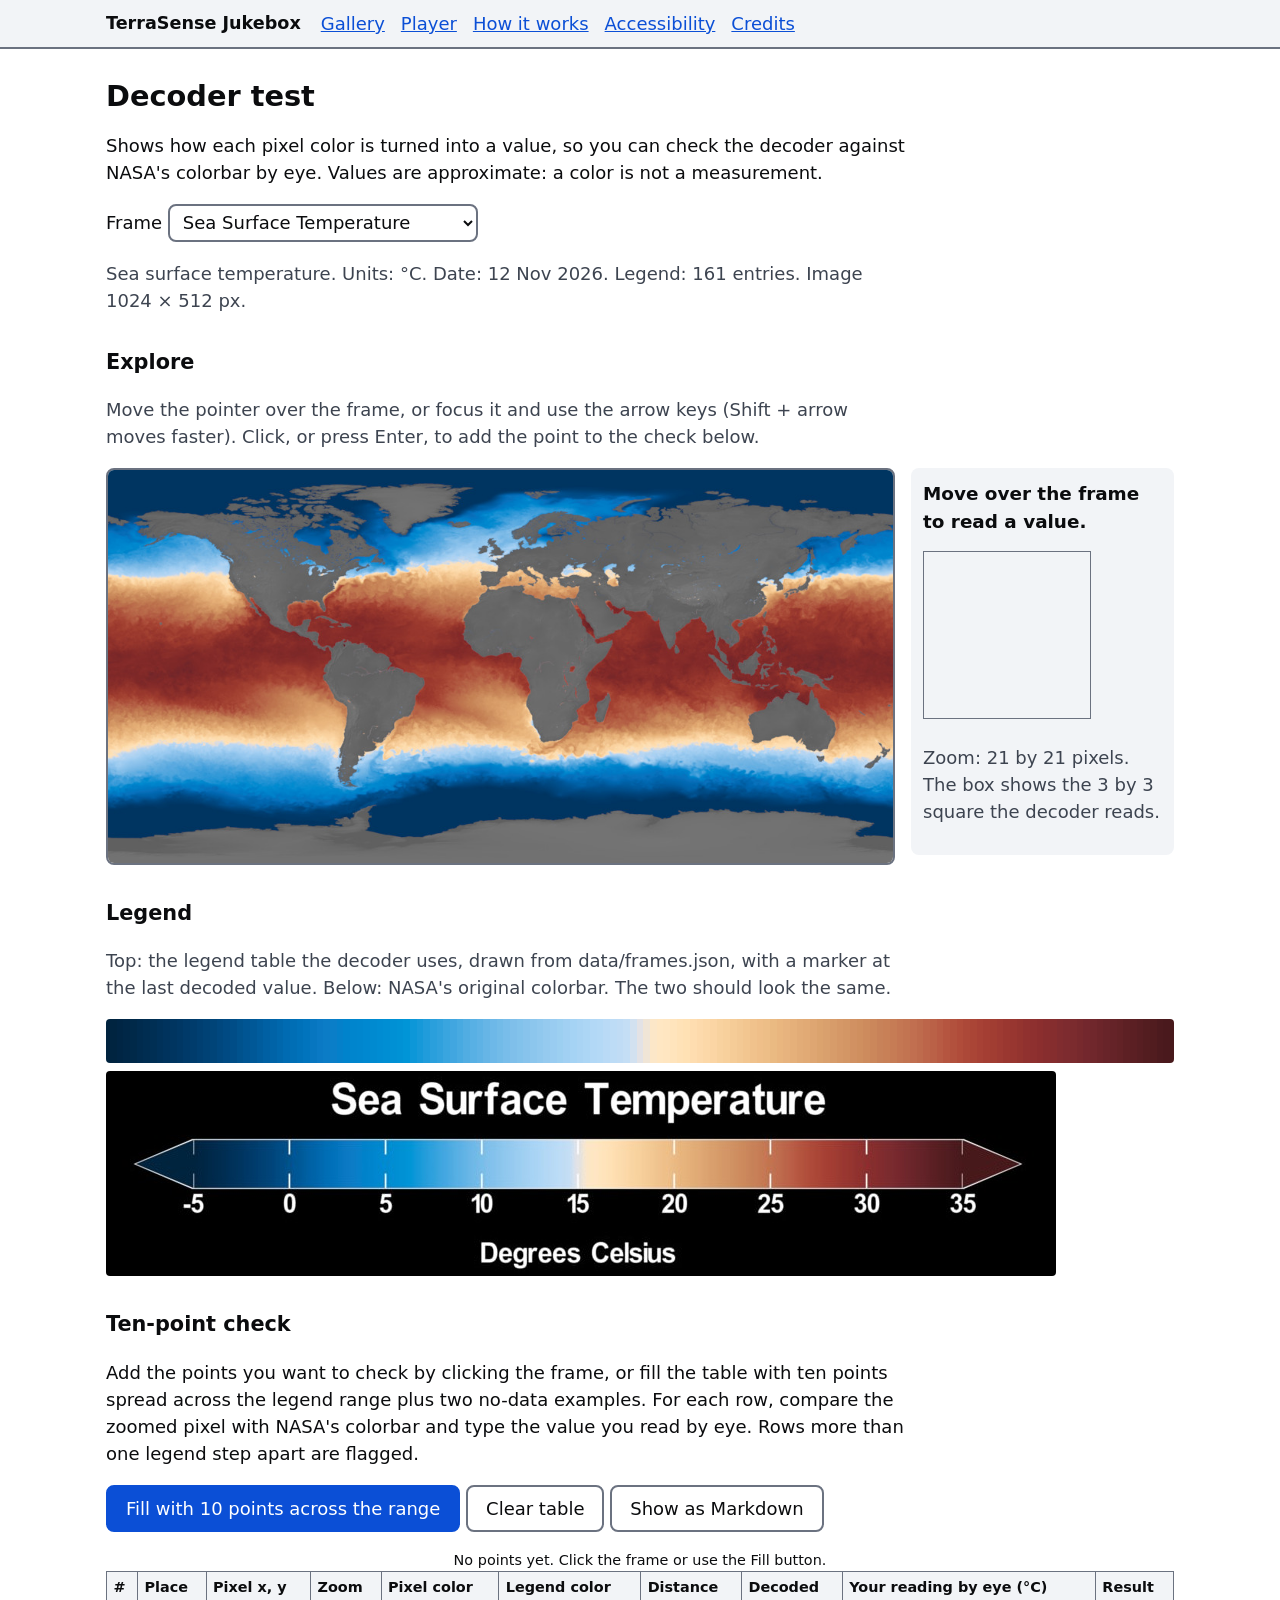
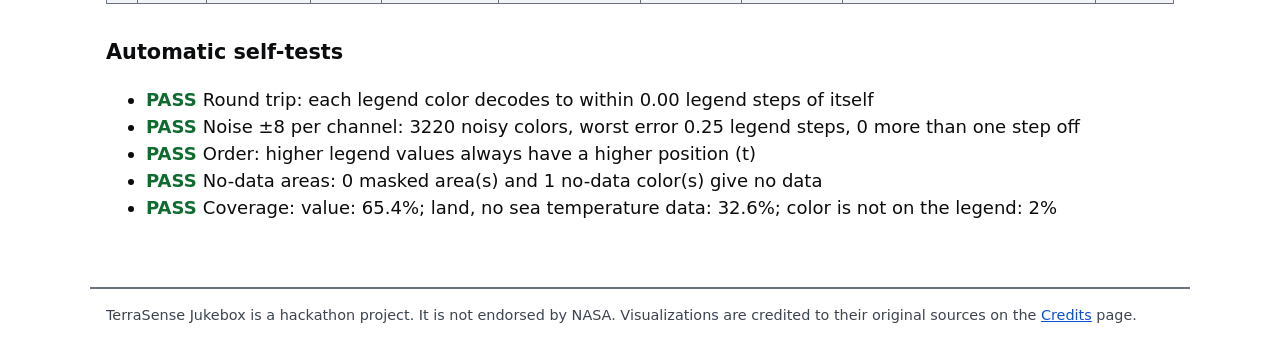
<file: decoder-test.html>
<!doctype html>
<html lang="en">
<head>
  <meta charset="utf-8">
  <meta name="viewport" content="width=device-width, initial-scale=1">
  <title>Decoder Test</title>
  <link rel="stylesheet" href="css/styles.css">
  <script src="js/display.js"></script>
</head>
<body>
  <a class="skip-link" href="#main">Skip to content</a>
  <header class="site-header">
    <nav aria-label="Main">
      <a class="brand" href="index.html">TerraSense Jukebox</a>
      <ul>
        <li><a href="gallery.html">Gallery</a></li>
        <li><a href="player.html">Player</a></li>
        <li><a href="how-it-works.html">How it works</a></li>
        <li><a href="accessibility.html">Accessibility</a></li>
        <li><a href="credits.html">Credits</a></li>
      </ul>
    </nav>
  </header>

  <main id="main">
    <h1>Decoder test</h1>
    <p>
      Shows how each pixel color is turned into a value, so you can check the decoder
      against NASA's colorbar by eye. Values are approximate: a color is not a measurement.
    </p>

    <p>
      <label for="frame-select">Frame</label>
      <select id="frame-select"></select>
    </p>
    <p id="status" role="status"></p>
    <p id="frame-meta" class="muted"></p>

    <h2>Explore</h2>
    <p class="muted">
      Move the pointer over the frame, or focus it and use the arrow keys (Shift + arrow moves faster).
      Click, or press Enter, to add the point to the check below.
    </p>
    <div class="explore">
      <div id="frame-wrap" class="frame-wrap" tabindex="0" role="group"
           aria-label="Frame. Arrow keys move the cursor, Enter adds the point to the check.">
        <img id="frame-img" alt="">
        <div id="cursor" class="cursor" hidden></div>
      </div>
      <div class="readout-panel">
        <div id="readout">Move over the frame to read a value.</div>
        <dl id="readout-detail" class="readout-detail"></dl>
        <canvas id="zoom" width="168" height="168" aria-hidden="true"></canvas>
        <p class="muted">Zoom: 21 by 21 pixels. The box shows the 3 by 3 square the decoder reads.</p>
      </div>
    </div>
    <div id="live" class="sr-only" aria-live="polite" aria-atomic="true"></div>

    <h2>Legend</h2>
    <p class="muted">
      Top: the legend table the decoder uses, drawn from data/frames.json, with a marker at the last decoded value.
      Below: NASA's original colorbar. The two should look the same.
    </p>
    <canvas id="legend-strip" class="legend-strip" height="44" aria-hidden="true"></canvas>
    <div id="colorbars" class="colorbars"></div>

    <h2>Ten-point check</h2>
    <p>
      Add the points you want to check by clicking the frame, or fill the table with ten points spread
      across the legend range plus two no-data examples. For each row, compare the zoomed pixel with NASA's
      colorbar and type the value you read by eye. Rows more than one legend step apart are flagged.
    </p>
    <p>
      <button id="fill-btn">Fill with 10 points across the range</button>
      <button id="clear-btn" class="secondary">Clear table</button>
      <button id="export-btn" class="secondary">Show as Markdown</button>
    </p>
    <div class="table-wrap"><table id="check-table"></table></div>
    <textarea id="export" class="export" rows="10" hidden aria-label="Check results as Markdown"></textarea>

    <h2>Automatic self-tests</h2>
    <ul id="selftests"></ul>

    <pre id="auto-results" hidden></pre>
  </main>

  <footer class="site-footer">
    TerraSense Jukebox is a hackathon project. It is not endorsed by NASA. Visualizations are credited to their original sources on the <a href="credits.html">Credits</a> page.
  </footer>
  <script type="module" src="js/decoder-test.js"></script>
</body>
</html>
</file>
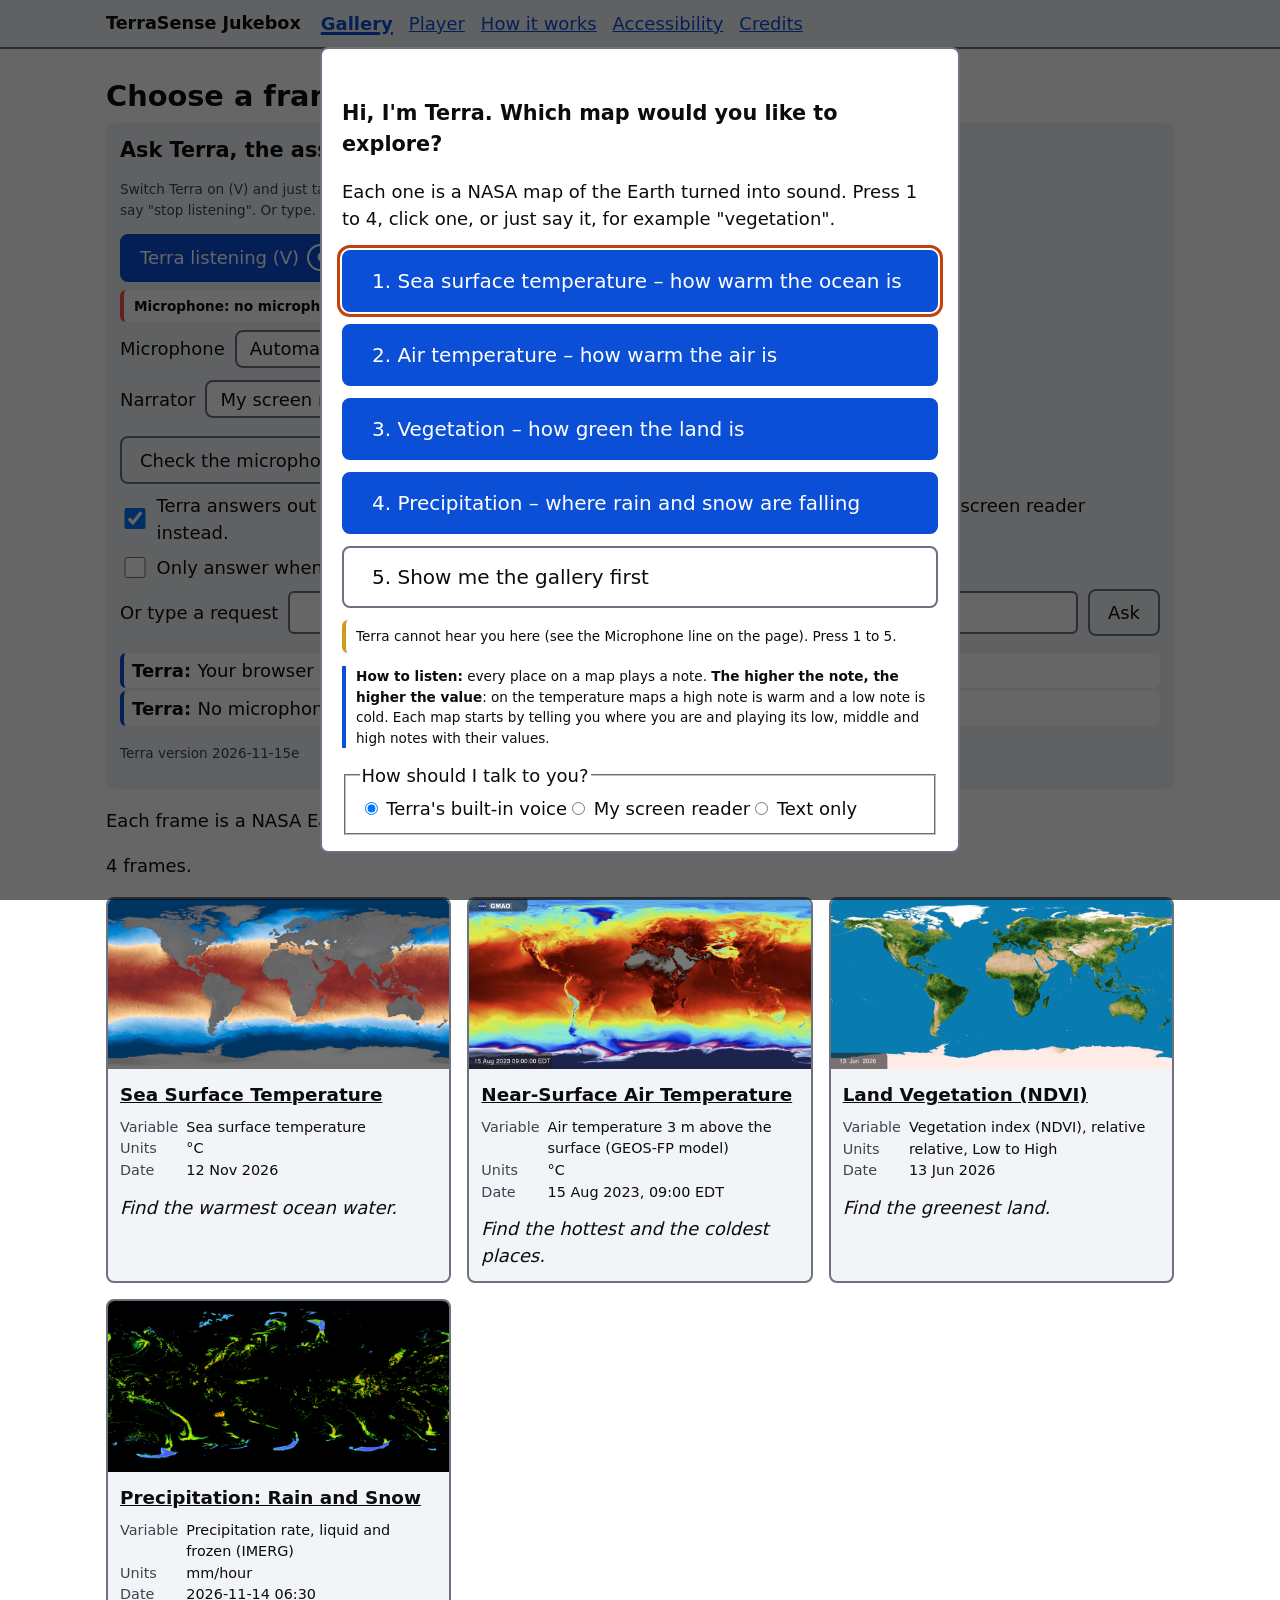
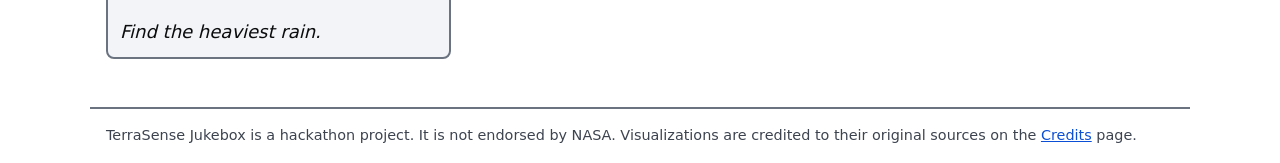
<file: gallery.html>
<!doctype html>
<html lang="en">
<head>
  <meta charset="utf-8">
  <meta name="viewport" content="width=device-width, initial-scale=1">
  <title>Frame Gallery</title>
  <link rel="stylesheet" href="css/styles.css">
  <script src="js/display.js"></script>
</head>
<body>
  <a class="skip-link" href="#main">Skip to content</a>
  <header class="site-header">
    <nav aria-label="Main">
      <a class="brand" href="index.html">TerraSense Jukebox</a>
      <ul>
        <li><a href="gallery.html" aria-current="page">Gallery</a></li>
        <li><a href="player.html">Player</a></li>
        <li><a href="how-it-works.html">How it works</a></li>
        <li><a href="accessibility.html">Accessibility</a></li>
        <li><a href="credits.html">Credits</a></li>
      </ul>
    </nav>
  </header>

  <main id="main">
    <h1>Choose a frame</h1>
    <p>Each frame is a NASA Earth Information Center visualization. Open one to hear it.</p>
    <p id="status" role="status">Loading frames…</p>
    <ul id="cards" class="cards"></ul>
  </main>

  <footer class="site-footer">
    TerraSense Jukebox is a hackathon project. It is not endorsed by NASA. Visualizations are credited to their original sources on the <a href="credits.html">Credits</a> page.
  </footer>
  <script type="module" src="js/gallery.js"></script>
  <script type="module" src="js/site.js"></script>
</body>
</html>
</file>
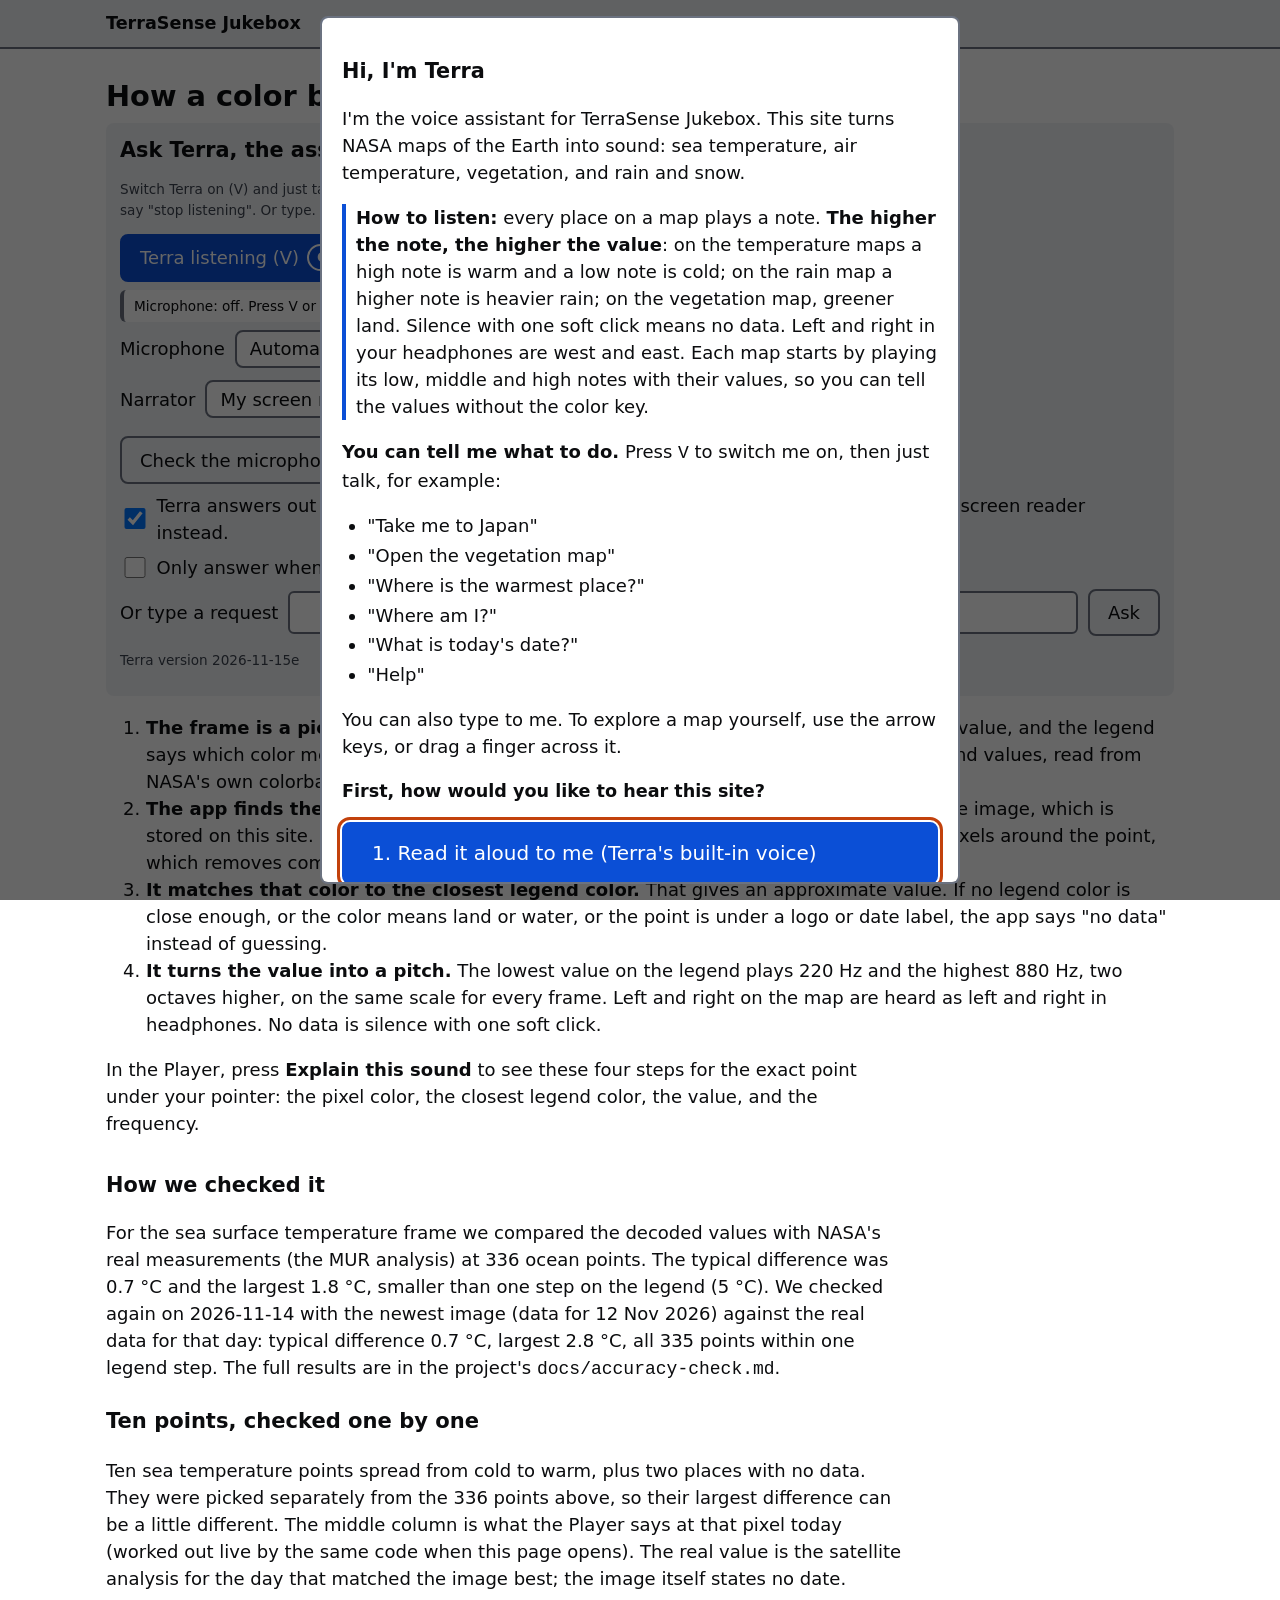
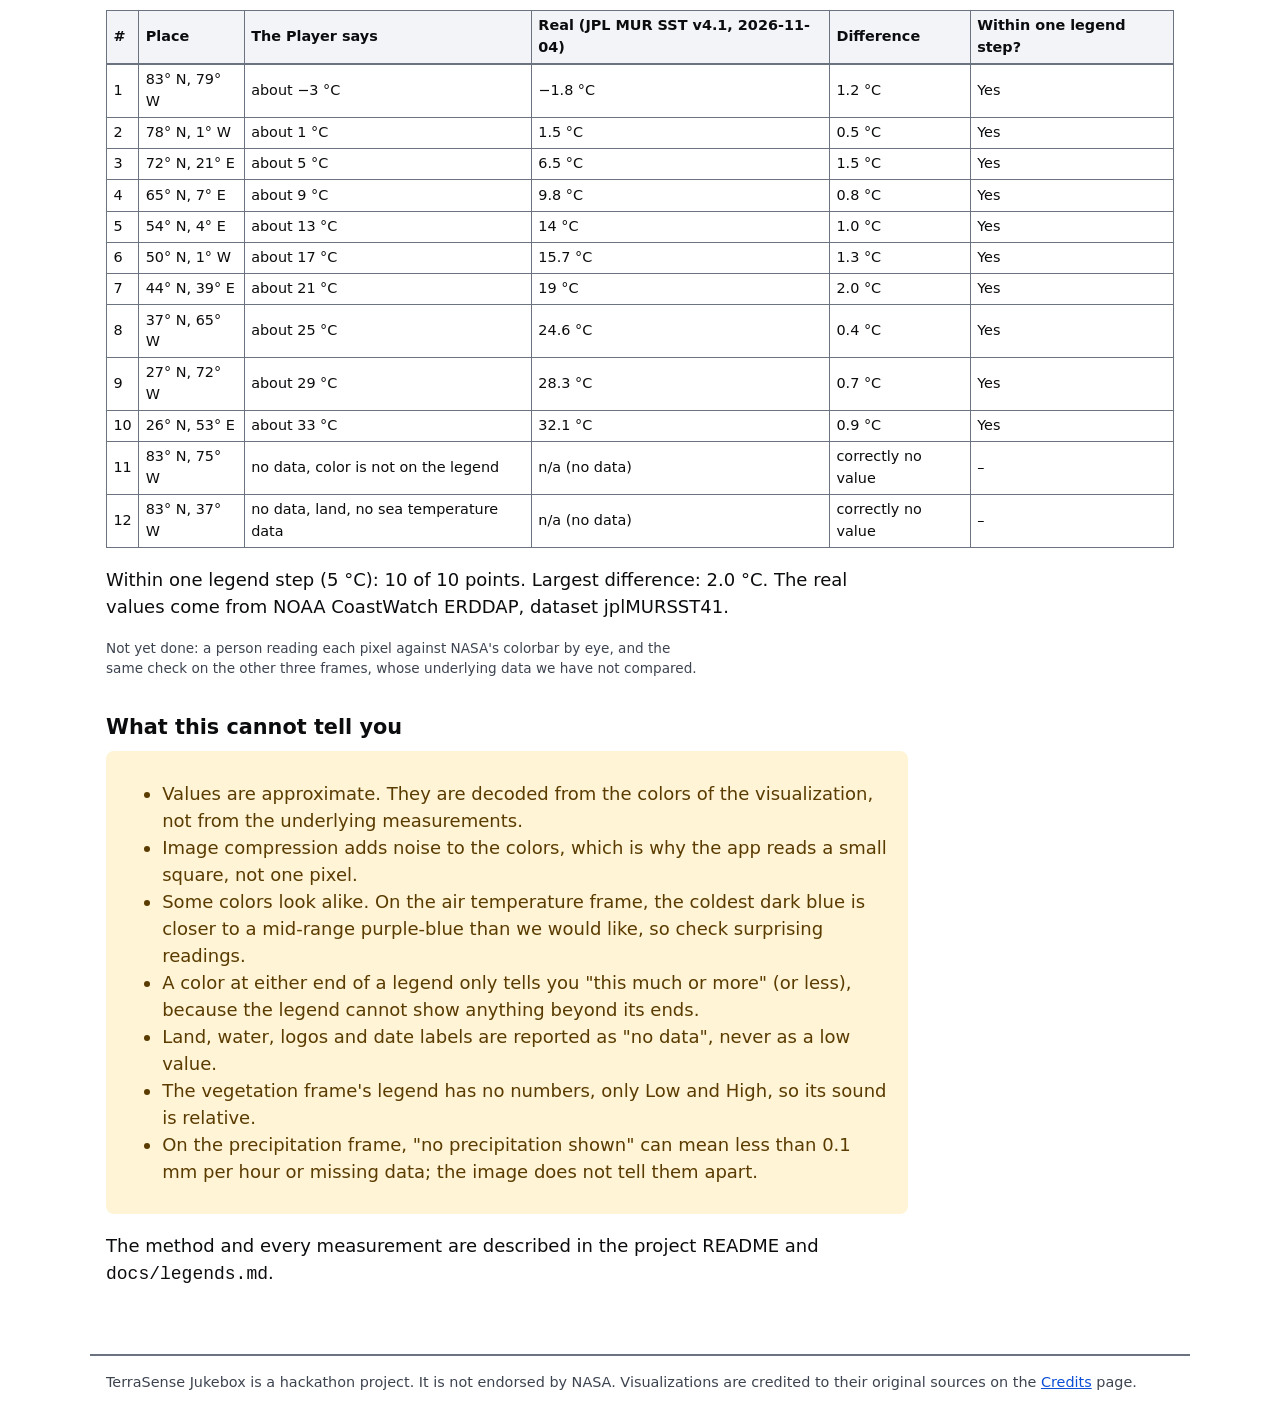
<file: how-it-works.html>
<!doctype html>
<html lang="en">
<head>
  <meta charset="utf-8">
  <meta name="viewport" content="width=device-width, initial-scale=1">
  <title>How It Works</title>
  <link rel="stylesheet" href="css/styles.css">
  <script src="js/display.js"></script>
</head>
<body>
  <a class="skip-link" href="#main">Skip to content</a>
  <header class="site-header">
    <nav aria-label="Main">
      <a class="brand" href="index.html">TerraSense Jukebox</a>
      <ul>
        <li><a href="gallery.html">Gallery</a></li>
        <li><a href="player.html">Player</a></li>
        <li><a href="how-it-works.html" aria-current="page">How it works</a></li>
        <li><a href="accessibility.html">Accessibility</a></li>
        <li><a href="credits.html">Credits</a></li>
      </ul>
    </nav>
  </header>

  <main id="main">
    <h1>How a color becomes a sound</h1>
    <ol>
      <li><strong>The frame is a picture with a color legend.</strong> NASA colors each point of the map by its value, and the legend says which color means which value. We store every frame's legend as a table of colors and values, read from NASA's own colorbar.</li>
      <li><strong>The app finds the pixel under your pointer.</strong> It reads that pixel's color straight from the image, which is stored on this site. For compressed (JPEG) frames it takes the middle color of the 3 by 3 pixels around the point, which removes compression noise.</li>
      <li><strong>It matches that color to the closest legend color.</strong> That gives an approximate value. If no legend color is close enough, or the color means land or water, or the point is under a logo or date label, the app says "no data" instead of guessing.</li>
      <li><strong>It turns the value into a pitch.</strong> The lowest value on the legend plays 220 Hz and the highest 880 Hz, two octaves higher, on the same scale for every frame. Left and right on the map are heard as left and right in headphones. No data is silence with one soft click.</li>
    </ol>

    <p>In the Player, press <strong>Explain this sound</strong> to see these four steps for the exact point under your pointer: the pixel color, the closest legend color, the value, and the frequency.</p>

    <h2>How we checked it</h2>
    <p>
      For the sea surface temperature frame we compared the decoded values with NASA's real measurements (the MUR analysis) at 336 ocean points.
      The typical difference was 0.7 °C and the largest 1.8 °C, smaller than one step on the legend (5 °C).
      We checked again on 2026-11-14 with the newest image (data for 12 Nov 2026) against the real data for that day:
      typical difference 0.7 °C, largest 2.8 °C, all 335 points within one legend step.
      The full results are in the project's <code>docs/accuracy-check.md</code>.
    </p>

    <h3>Ten points, checked one by one</h3>
    <p>
      Ten sea temperature points spread from cold to warm, plus two places with no data. They were picked separately from the 336 points above, so their largest difference can be a little different. The middle column is
      what the Player says at that pixel today (worked out live by the same code when this page opens).
      The real value is the satellite analysis for the day that matched the image best; the image itself states no date.
    </p>
    <p id="acc-status" role="status">Building the table…</p>
    <div class="table-wrap">
      <table id="acc-table">
        <caption class="sr-only">Decoded sea surface temperature compared with the real measurement at 12 points</caption>
        <thead><tr>
          <th scope="col">#</th><th scope="col">Place</th><th scope="col">The Player says</th>
          <th scope="col" id="acc-real-head">Real</th><th scope="col">Difference</th><th scope="col">Within one legend step?</th>
        </tr></thead>
        <tbody></tbody>
      </table>
    </div>
    <p id="acc-note"></p>
    <p class="muted small">
      Not yet done: a person reading each pixel against NASA's colorbar by eye, and the same check on the
      other three frames, whose underlying data we have not compared.
    </p>

    <h2>What this cannot tell you</h2>
    <div class="note">
      <ul>
        <li>Values are approximate. They are decoded from the colors of the visualization, not from the underlying measurements.</li>
        <li>Image compression adds noise to the colors, which is why the app reads a small square, not one pixel.</li>
        <li>Some colors look alike. On the air temperature frame, the coldest dark blue is closer to a mid-range purple-blue than we would like, so check surprising readings.</li>
        <li>A color at either end of a legend only tells you "this much or more" (or less), because the legend cannot show anything beyond its ends.</li>
        <li>Land, water, logos and date labels are reported as "no data", never as a low value.</li>
        <li>The vegetation frame's legend has no numbers, only Low and High, so its sound is relative.</li>
        <li>On the precipitation frame, "no precipitation shown" can mean less than 0.1 mm per hour or missing data; the image does not tell them apart.</li>
      </ul>
    </div>

    <p>The method and every measurement are described in the project README and <code>docs/legends.md</code>.</p>
  </main>

  <footer class="site-footer">
    TerraSense Jukebox is a hackathon project. It is not endorsed by NASA. Visualizations are credited to their original sources on the <a href="credits.html">Credits</a> page.
  </footer>
  <script type="module" src="js/accuracy.js"></script>
  <script type="module" src="js/site.js"></script>
</body>
</html>
</file>
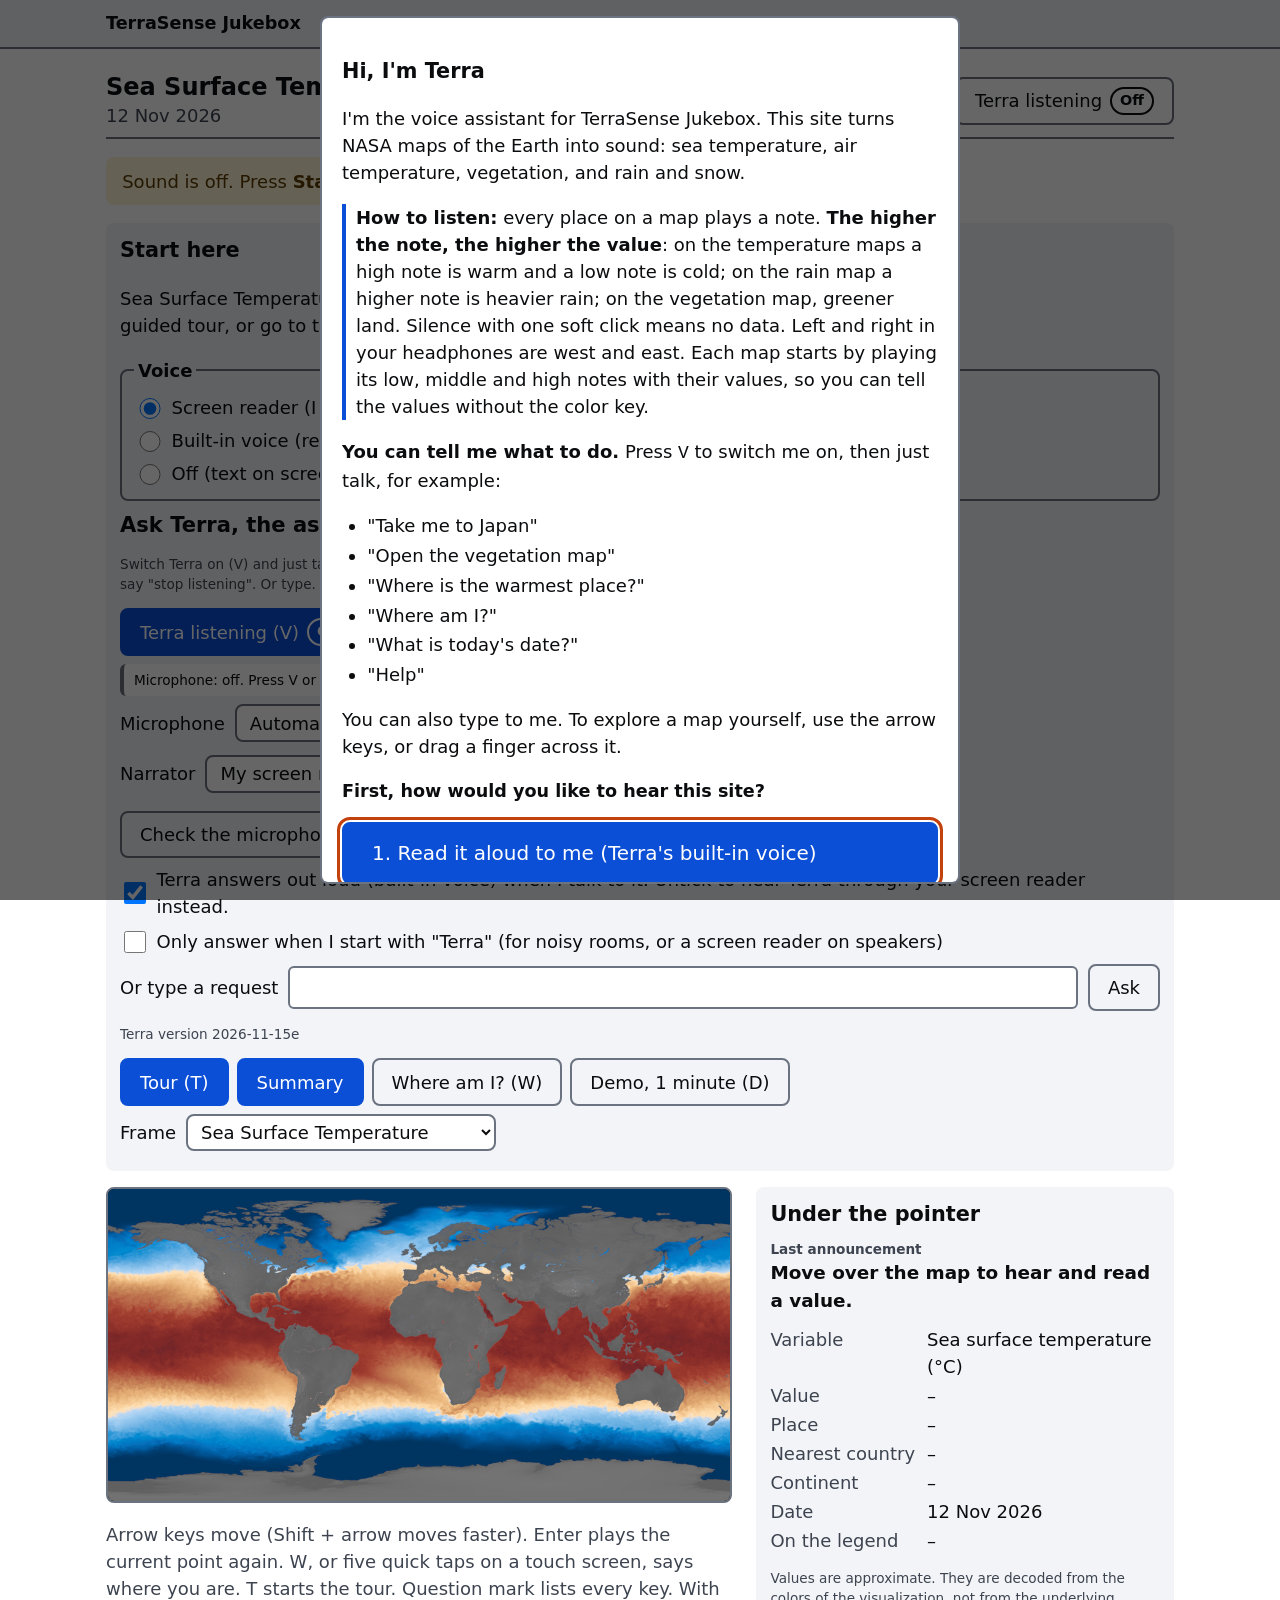
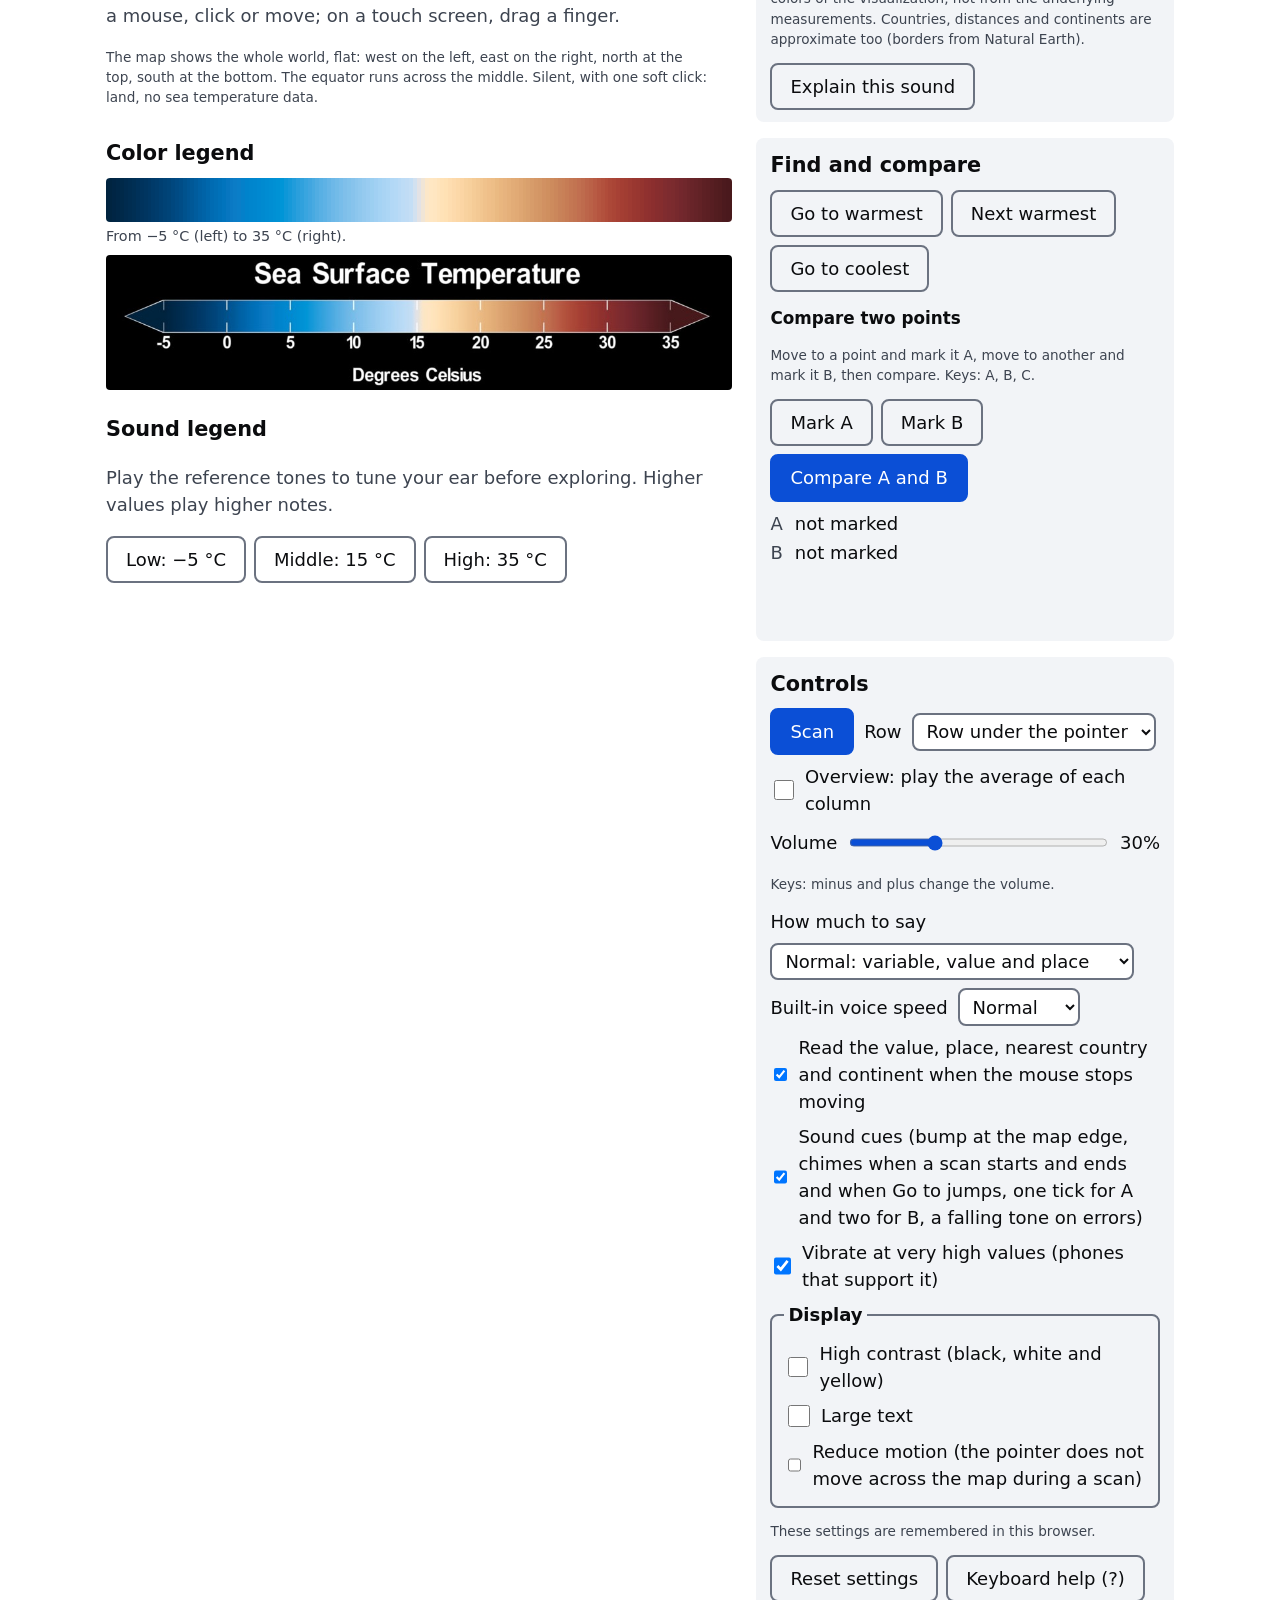
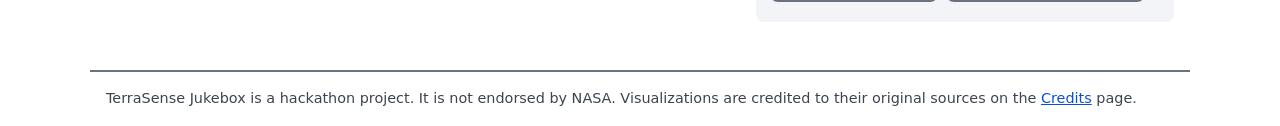
<file: player.html>
<!doctype html>
<html lang="en">
<head>
  <meta charset="utf-8">
  <meta name="viewport" content="width=device-width, initial-scale=1">
  <title>Jukebox Player</title>
  <link rel="stylesheet" href="css/styles.css">
  <script src="js/display.js"></script>
</head>
<body data-own-prefs="1">
  <a class="skip-link" href="#frame-wrap">Skip to the map</a>
  <header class="site-header">
    <nav aria-label="Main">
      <a class="brand" href="index.html">TerraSense Jukebox</a>
      <ul>
        <li><a href="gallery.html">Gallery</a></li>
        <li><a href="player.html" aria-current="page">Player</a></li>
        <li><a href="how-it-works.html">How it works</a></li>
        <li><a href="accessibility.html">Accessibility</a></li>
        <li><a href="credits.html">Credits</a></li>
      </ul>
    </nav>
  </header>

  <main id="main" class="player">
    <!-- Header bar: title, date, back link and an always-visible mute button -->
    <div class="player-bar">
      <div class="player-title">
        <h1 id="frame-title">Player</h1>
        <p id="frame-date" class="muted"></p>
      </div>
      <div class="player-bar-actions">
        <a href="gallery.html">Back to gallery</a>
        <button id="start-btn" type="button">Start audio</button>
        <button id="mute-btn" type="button" class="secondary" aria-pressed="false">Mute</button>
        <button id="terra-bar-btn" type="button" class="secondary terra-toggle" aria-pressed="false">Terra listening<span class="terra-state" aria-hidden="true">Off</span></button>
      </div>
    </div>

    <!-- Errors: assertive, so a screen reader reads them at once. -->
    <p id="alert" class="error" role="alert"></p>
    <p id="audio-msg" class="note" role="status">
      Sound is off. Press <strong>Start audio</strong>, or tap the map, or focus the map and press any key.
    </p>
    <p id="status" role="status"></p>

    <div class="player-grid">
      <!-- Start here: first after the title, so a screen reader meets it first -->
      <section class="area-start controls" aria-labelledby="start-heading">
        <h2 id="start-heading">Start here</h2>
        <p id="intro">Loading the frame…</p>
        <fieldset class="voice-mode">
          <legend>Voice</legend>
          <label class="check"><input type="radio" name="voice-mode" value="screenreader"> Screen reader (I use one)</label>
          <label class="check"><input type="radio" name="voice-mode" value="voice"> Built-in voice (reads aloud, no screen reader needed)</label>
          <label class="check"><input type="radio" name="voice-mode" value="off"> Off (text on screen only)</label>
        </fieldset>
        <section id="assistant"></section>
        <div class="button-row">
          <button id="tour-btn" type="button">Tour (T)</button>
          <button id="summary-btn" type="button">Summary</button>
          <button id="where-btn" type="button" class="secondary" accesskey="w">Where am I? (W)</button>
          <button id="demo-btn" type="button" class="secondary" aria-pressed="false">Demo, 1 minute (D)</button>
        </div>
        <div id="summary-box" class="summary-box" hidden>
          <h3>Summary</h3>
          <p id="summary-text"></p>
        </div>
        <div class="control-row">
          <label for="frame-select">Frame</label>
          <select id="frame-select"></select>
        </div>
      </section>

      <!-- Frame area -->
      <section class="area-frame" aria-label="Map">
        <div id="frame-wrap" class="frame-wrap" tabindex="0" role="application"
             aria-roledescription="map" aria-describedby="map-desc">
          <canvas id="frame-canvas" aria-hidden="true"></canvas>
          <div id="cursor" class="cursor" hidden></div>
          <div id="marker-a" class="mark-pin" hidden aria-hidden="true">A</div>
          <div id="marker-b" class="mark-pin" hidden aria-hidden="true">B</div>
        </div>
        <p id="frame-help" class="muted">
          Arrow keys move (Shift + arrow moves faster). Enter plays the current point again.
          W, or five quick taps on a touch screen, says where you are. T starts the tour. Question mark lists every key.
          With a mouse, click or move; on a touch screen, drag a finger.
        </p>
        <p id="layout-text" class="muted small"></p>
        <!-- What a screen reader says on reaching the map: short, because it is read every time. -->
        <span id="map-desc" hidden>Arrow keys explore. W says where you are. Question mark lists every key.</span>
      </section>

      <!-- Info panel: what is under the pointer -->
      <section class="area-info info-panel" aria-labelledby="info-heading">
        <h2 id="info-heading">Under the pointer</h2>
        <p class="muted small label">Last announcement</p>
        <p id="narration-line" class="narration">Move over the map to hear and read a value.</p>
        <dl class="info-list">
          <dt>Variable</dt><dd id="info-variable"></dd>
          <dt>Value</dt><dd id="info-value">–</dd>
          <dt>Place</dt><dd id="info-place">–</dd>
          <dt>Nearest country</dt><dd id="info-country">–</dd>
          <dt>Continent</dt><dd id="info-continent">–</dd>
          <dt>Date</dt><dd id="info-date"></dd>
          <dt>On the legend</dt><dd id="info-swatch">–</dd>
        </dl>
        <p class="muted small">Values are approximate. They are decoded from the colors of the visualization, not from the underlying measurements. Countries, distances and continents are approximate too (borders from Natural Earth).</p>
        <button id="explain-btn" type="button" class="secondary" aria-expanded="false" aria-controls="explain">Explain this sound</button>
        <div id="explain" class="explain" hidden>
          <ol id="explain-steps"></ol>
        </div>
      </section>

      <!-- Find and compare: summary, extremes, two-point comparison -->
      <section class="area-find controls" aria-labelledby="find-heading">
        <h2 id="find-heading">Find and compare</h2>
        <div class="button-row">
          <button id="high-btn" type="button" class="secondary">Go to warmest</button>
          <button id="next-high-btn" type="button" class="secondary">Next warmest</button>
          <button id="low-btn" type="button" class="secondary">Go to coolest</button>
        </div>

        <h3>Compare two points</h3>
        <p class="muted small">Move to a point and mark it A, move to another and mark it B, then compare. Keys: A, B, C.</p>
        <div class="button-row">
          <button id="mark-a-btn" type="button" class="secondary">Mark A</button>
          <button id="mark-b-btn" type="button" class="secondary">Mark B</button>
          <button id="compare-btn" type="button">Compare A and B</button>
        </div>
        <dl class="info-list compare-list">
          <dt>A</dt><dd id="compare-a">not marked</dd>
          <dt>B</dt><dd id="compare-b">not marked</dd>
        </dl>
        <p id="compare-result" class="compare-result"></p>
      </section>

      <!-- Controls -->
      <section class="area-controls controls" aria-labelledby="controls-heading">
        <h2 id="controls-heading">Controls</h2>
        <div class="control-row">
          <button id="scan-btn" type="button" aria-pressed="false">Scan</button>
          <label for="row-select">Row</label>
          <select id="row-select"></select>
        </div>
        <label class="check"><input type="checkbox" id="overview-toggle"> Overview: play the average of each column</label>
        <div class="control-row">
          <label for="volume">Volume</label>
          <input type="range" id="volume" min="0" max="100" step="5" value="30" aria-valuetext="30 percent">
          <span id="volume-out" aria-hidden="true">30%</span>
        </div>
        <p class="muted small">Keys: minus and plus change the volume.</p>
        <div class="control-row">
          <label for="detail-select">How much to say</label>
          <select id="detail-select">
            <option value="short">Short: value only</option>
            <option value="normal">Normal: variable, value and place</option>
            <option value="full">Full: also the position on the legend</option>
          </select>
        </div>
        <div class="control-row" id="rate-row">
          <label for="rate-select">Built-in voice speed</label>
          <select id="rate-select">
            <option value="0.8">Slow</option>
            <option value="1">Normal</option>
            <option value="1.3">Fast</option>
            <option value="1.7">Very fast</option>
          </select>
        </div>
        <label class="check"><input type="checkbox" id="moving-toggle"> Read the value, place, nearest country and continent when the mouse stops moving</label>
        <label class="check"><input type="checkbox" id="cues-toggle" checked> Sound cues (bump at the map edge, chimes when a scan starts and ends and when Go to jumps, one tick for A and two for B, a falling tone on errors)</label>
        <label class="check" id="vibrate-label" hidden><input type="checkbox" id="vibrate-toggle" checked> Vibrate at very high values (phones that support it)</label>
        <fieldset class="display-settings voice-mode">
          <legend>Display</legend>
          <label class="check"><input type="checkbox" id="hc-toggle"> High contrast (black, white and yellow)</label>
          <label class="check"><input type="checkbox" id="large-toggle"> Large text</label>
          <label class="check"><input type="checkbox" id="motion-toggle"> Reduce motion (the pointer does not move across the map during a scan)</label>
        </fieldset>
        <p class="muted small">These settings are remembered in this browser.</p>
        <div class="button-row">
          <button id="reset-btn" type="button" class="secondary">Reset settings</button>
          <button id="help-btn" type="button" class="secondary">Keyboard help (?)</button>
        </div>
      </section>

      <!-- Legends (left column on a laptop, last on a phone) -->
      <div class="area-lower">
      <!-- Color legend -->
      <section class="area-legend" aria-labelledby="legend-heading">
        <h2 id="legend-heading">Color legend</h2>
        <canvas id="legend-canvas" class="legend-strip" aria-hidden="true"></canvas>
        <div id="legend-ends" class="legend-ends"></div>
        <div id="colorbars" class="colorbars"></div>
      </section>

      <!-- Sound legend -->
      <section class="area-sound" aria-labelledby="sound-heading">
        <h2 id="sound-heading">Sound legend</h2>
        <p class="muted">Play the reference tones to tune your ear before exploring. Higher values play higher notes.</p>
        <div id="ref-buttons" class="ref-buttons"></div>
      </section>
      </div>
    </div>

    <!-- Narration for screen readers. Polite, so it never interrupts. -->
    <div id="live" class="sr-only" aria-live="polite" aria-atomic="true"></div>

    <dialog id="help-dialog" aria-labelledby="help-title">
      <h2 id="help-title">Keyboard help</h2>
      <table>
        <thead><tr><th scope="col">Key</th><th scope="col">Action</th></tr></thead>
        <tbody>
          <tr><td>Arrow keys</td><td>Move the pointer on the map</td></tr>
          <tr><td>Shift + arrow</td><td>Move faster</td></tr>
          <tr><td>Enter or Space</td><td>Play the current point again</td></tr>
          <tr><td>W</td><td>Where am I: the value and place in full, and the nearest country</td></tr>
          <tr><td>Tap the map 5 times quickly</td><td>Where am I, on a touch screen (same as W)</td></tr>
          <tr><td>G</td><td>Listening guide: what the pitch means, with the low, middle and high notes and their values</td></tr>
          <tr><td>T</td><td>Start the tour, or go to its next step</td></tr>
          <tr><td>D</td><td>Start or stop the one-minute demo</td></tr>
          <tr><td>V</td><td>Terra on or off. While on, Terra listens and answers out loud whenever you speak; say "Terra, are you still listening?" to check.</td></tr>
          <tr><td>Alt + Shift + V, Alt + Shift + W</td><td>Terra on or off, Where am I, from anywhere, even when a screen reader uses V and W itself (Chrome and Edge on Windows; access keys differ by browser)</td></tr>
          <tr><td>S</td><td>Start or stop the scan</td></tr>
          <tr><td>M</td><td>Mute or unmute</td></tr>
          <tr><td>Minus, plus</td><td>Volume down, volume up</td></tr>
          <tr><td>A, B</td><td>Mark the current point as A or B</td></tr>
          <tr><td>C</td><td>Compare A and B (plays both, then says the difference)</td></tr>
          <tr><td>Escape</td><td>Stop the sound, the speech, the tour and the demo</td></tr>
          <tr><td>?</td><td>Open this help</td></tr>
          <tr><td>Tab</td><td>Leave the map and go to the controls</td></tr>
        </tbody>
      </table>
      <p>Letter keys work anywhere on this page except in a menu or text box. With a screen reader they reach the page when the map has focus (the map passes keys through) or in focus (forms) mode; in browse mode your screen reader may use them for its own navigation. The buttons and access keys always work.</p>
      <form method="dialog"><button>Close</button></form>
    </dialog>
  </main>

  <footer class="site-footer">
    TerraSense Jukebox is a hackathon project. It is not endorsed by NASA. Visualizations are credited to their original sources on the <a href="credits.html">Credits</a> page.
  </footer>
  <script type="module" src="js/player.js"></script>
</body>
</html>
</file>
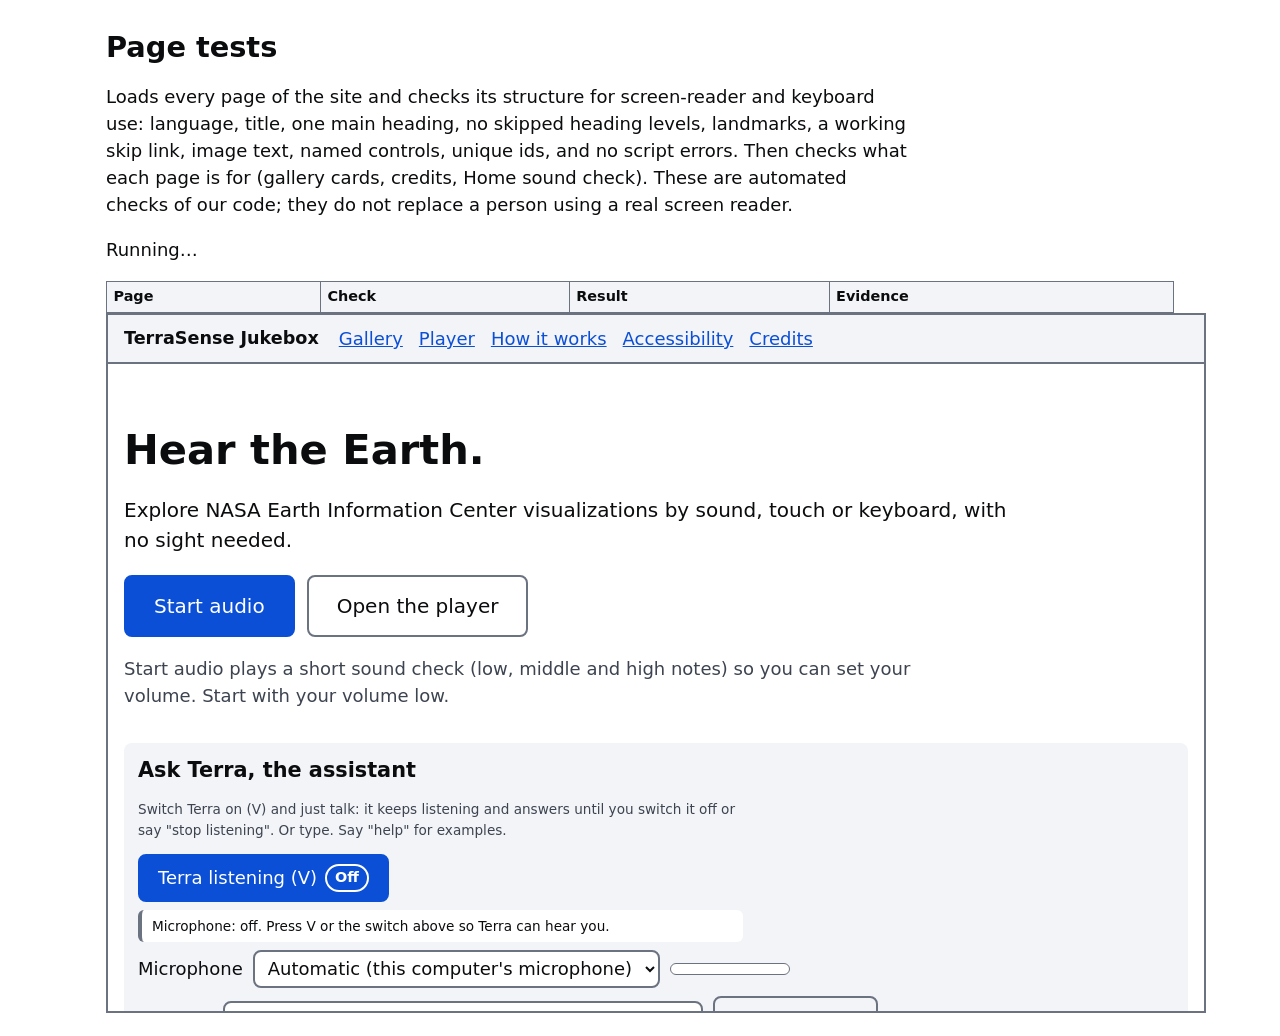
<file: tests/pages-test.html>
<!doctype html>
<html lang="en">
<head>
  <meta charset="utf-8">
  <meta name="viewport" content="width=device-width, initial-scale=1">
  <title>Page Tests</title>
  <link rel="stylesheet" href="../css/styles.css">
  <script src="../js/display.js"></script>
  <style>iframe { width: 1100px; height: 700px; border: 2px solid var(--border); }</style>
</head>
<body>
  <main id="main">
    <h1>Page tests</h1>
    <p>
      Loads every page of the site and checks its structure for screen-reader and keyboard use:
      language, title, one main heading, no skipped heading levels, landmarks, a working skip link,
      image text, named controls, unique ids, and no script errors. Then checks what each page
      is for (gallery cards, credits, Home sound check). These are automated checks of our code;
      they do not replace a person using a real screen reader.
    </p>
    <p id="summary" role="status">Running…</p>
    <div class="table-wrap"><table id="results"><thead><tr><th>Page</th><th>Check</th><th>Result</th><th>Evidence</th></tr></thead><tbody></tbody></table></div>
    <iframe id="page" title="Page under test"></iframe>
  </main>
  <script type="module">
    const iframe = document.getElementById('page');
    const tbody = document.querySelector('#results tbody');
    const results = [];
    const wait = (ms) => new Promise((r) => setTimeout(r, ms));

    function record(page, check, pass, evidence) {
      results.push({ frame: page, check, pass, evidence });
      const tr = document.createElement('tr');
      for (const [i, v] of [page, check, pass ? 'PASS' : 'FAIL', evidence].entries()) {
        const td = document.createElement('td');
        td.textContent = v;
        if (i === 2) td.className = pass ? 'flag-good' : 'flag-bad';
        tr.append(td);
      }
      tbody.append(tr);
    }

    async function load(url, settleMs = 1500) {
      iframe.src = url;
      await new Promise((r) => iframe.addEventListener('load', r, { once: true }));
      const w = iframe.contentWindow;
      w.__errors = [];
      w.addEventListener('error', (e) => w.__errors.push(String(e.message)));
      w.addEventListener('unhandledrejection', (e) => w.__errors.push(String(e.reason)));
      await wait(settleMs);
      return w;
    }

    /** Accessible name, roughly: label, aria-label, aria-labelledby, or text. */
    function named(doc, c) {
      if (c.getAttribute('aria-label')) return true;
      const lb = c.getAttribute('aria-labelledby');
      if (lb && lb.split(' ').every((id) => doc.getElementById(id))) return true;
      if (c.labels && c.labels.length) return true;
      return ['BUTTON', 'A', 'SUMMARY'].includes(c.tagName) && c.textContent.trim().length > 0;
    }

    async function testStructure(page) {
      const w = await load('../' + page);
      const doc = w.document;
      const visible = (n) => !n.closest('[hidden]') && !n.closest('dialog:not([open])');

      record(page, 'Language and title', doc.documentElement.lang === 'en' && doc.title.trim().length > 0, `lang="${doc.documentElement.lang}", title "${doc.title}"`);
      const h1s = doc.querySelectorAll('h1');
      record(page, 'Exactly one h1', h1s.length === 1, [...h1s].map((h) => h.textContent).join(' | '));

      const levels = [...doc.querySelectorAll('h1, h2, h3, h4, h5, h6')].filter(visible).map((h) => Number(h.tagName[1]));
      let skip = null;
      levels.forEach((l, i) => { if (i > 0 && l > levels[i - 1] + 1 && !skip) skip = `h${levels[i - 1]} → h${l}`; });
      record(page, 'No skipped heading levels', !skip, skip || levels.map((l) => 'h' + l).join(' '));

      const main = doc.querySelectorAll('main');
      const nav = doc.querySelector('nav[aria-label]');
      record(page, 'Landmarks: one main, labelled navigation, footer', main.length === 1 && Boolean(nav) && Boolean(doc.querySelector('footer')),
        `main ${main.length}, nav "${nav && nav.getAttribute('aria-label')}"`);

      const skipLink = doc.querySelector('a.skip-link');
      const target = skipLink && doc.getElementById(skipLink.getAttribute('href').slice(1));
      record(page, 'Skip link is first and its target exists', Boolean(skipLink && target) &&
        doc.querySelector('a, button, input, select, [tabindex]') === skipLink, skipLink ? `${skipLink.textContent} → #${target && target.id}` : 'no skip link');

      const current = doc.querySelectorAll('nav a[aria-current="page"]');
      record(page, 'Menu marks the current page', current.length === 1, current.length ? current[0].textContent : 'none');

      const imgs = [...doc.querySelectorAll('img')];
      const noAlt = imgs.filter((i) => !i.hasAttribute('alt'));
      record(page, 'Every image has alt text (or alt="" if decorative)', noAlt.length === 0, `${imgs.length} images, ${noAlt.length} without alt`);

      const controls = [...doc.querySelectorAll('button, select, input, textarea, a[href]')].filter(visible);
      const unnamed = controls.filter((c) => !named(doc, c));
      record(page, 'Every link and control has a name', unnamed.length === 0,
        `${controls.length} checked; unnamed: ${unnamed.map((c) => c.id || c.tagName).join(', ') || 'none'}`);

      const ids = [...doc.querySelectorAll('[id]')].map((n) => n.id);
      const dup = ids.filter((id, i) => ids.indexOf(id) !== i);
      record(page, 'No duplicate ids', dup.length === 0, dup.join(', ') || `${ids.length} ids, all unique`);

      const fakeButtons = [...doc.querySelectorAll('[onclick], div[role="button"], span[role="button"]')];
      record(page, 'No click-only fake buttons', fakeButtons.length === 0, `${fakeButtons.length} found`);

      record(page, 'No script errors', w.__errors.length === 0, w.__errors.join(' | ') || 'none');
      return w;
    }

    const WELCOMED = 'terrasense-jukebox-welcomed-v1';
    localStorage.setItem(WELCOMED, '1');
    const frames = (await (await fetch('../data/frames.json', { cache: 'no-cache' })).json()).frames;
    const pages = ['index.html', 'gallery.html', 'player.html?frame=sst', 'how-it-works.html', 'accessibility.html', 'credits.html'];

    for (const page of pages) {
      const w = await testStructure(page);
      const doc = w.document;

      if (page === 'gallery.html') {
        const links = [...doc.querySelectorAll('#cards h2 a')];
        const ok = frames.every((f) => links.some((a) => a.getAttribute('href') === 'player.html?frame=' + f.id && a.textContent === f.title));
        record(page, 'One card per frame, each a heading link to the Player', links.length === frames.length && ok,
          links.map((a) => `${a.textContent} → ${a.getAttribute('href')}`).join('; '));
      }
      if (page === 'credits.html') {
        const text = doc.querySelector('main').textContent;
        const missing = frames.filter((f) => !text.includes(f.title) || !text.includes(f.credit.split(/[.,]/)[0]));
        record(page, 'Every frame and its credit is listed', missing.length === 0, missing.map((f) => f.id).join(', ') || `${frames.length} frames listed`);
      }
      if (page === 'accessibility.html') {
        const keys = [...doc.querySelectorAll('table td:first-child')].map((td) => td.textContent);
        const need = ['W', 'T', 'D', 'Minus, plus', 'A, B', 'C', 'M', 'S'];
        const missing = need.filter((k) => !keys.includes(k));
        record(page, 'Key table lists every Player key', missing.length === 0, missing.length ? 'missing: ' + missing.join(', ') : keys.join(', '));
      }
      if (page === 'how-it-works.html') {
        for (let i = 0; i < 50 && !doc.getElementById('acc-note').textContent; i++) await wait(100);
        const rows = [...doc.querySelectorAll('#acc-table tbody tr')].map((tr) => [...tr.cells].map((c) => c.textContent));
        const valueRows = rows.filter((r) => r[5] === 'Yes' || r[5] === 'No');
        const nodataRows = rows.filter((r) => r[4] === 'correctly no value');
        record(page, 'Ten-point table: decoded live, 10 compared, 2 no data', rows.length === 12 && valueRows.length === 10 && nodataRows.length === 2 &&
          valueRows.every((r) => /^about /.test(r[2]) && / °C$/.test(r[3])), doc.getElementById('acc-note').textContent || doc.getElementById('acc-status').textContent);
        record(page, 'Ten-point table: every point within one legend step', valueRows.every((r) => r[5] === 'Yes'),
          valueRows.map((r) => `${r[2]} vs ${r[3]}`).join('; '));
      }
      if (page === 'accessibility.html') {
        const box = doc.querySelector('input[data-display="highContrast"]');
        box.click();
        const here = doc.documentElement.classList.contains('hc');
        const w2 = await load('../index.html', 300);
        const there = w2.document.documentElement.classList.contains('hc');
        const w3 = await load('../accessibility.html', 300);
        const box3 = w3.document.querySelector('input[data-display="highContrast"]');
        const checked = box3.checked;
        box3.click();
        record(page, 'Display switch applies here and on other pages, and switches off', here && there && checked && !w3.document.documentElement.classList.contains('hc'),
          `here ${here}, on Home ${there}, box remembered ${checked}, after unticking ${w3.document.documentElement.classList.contains('hc')}`);
      }
      if (page === 'index.html') {
        const btn = doc.getElementById('start-btn');
        const msg = doc.getElementById('audio-msg');
        btn.click();
        const heard = [];
        for (let i = 0; i < 60 && !/done/i.test(msg.textContent); i++) {
          if (!heard.includes(msg.textContent)) heard.push(msg.textContent);
          await wait(100);
        }
        record(page, 'Start audio plays low, middle, high and says so', /Sound check done/.test(msg.textContent) && msg.getAttribute('role') === 'status' &&
          ['low', 'middle', 'high'].every((n) => heard.some((h) => h.includes(n + ' note'))), heard.concat(msg.textContent).join(' → '));
      }
    }

    // Terra on a page without the Player, and the first-visit question on Home
    {
      const w = await load('../gallery.html');
      const A = w.__assistant;
      const box = w.document.getElementById('assistant');
      const h1 = w.document.querySelector('main h1');
      record('gallery.html', 'Terra is right after the main heading', Boolean(A) && h1.nextElementSibling === box, box ? box.querySelector('h2').textContent : 'missing');
      await A.handle('help');
      const log1 = [...w.document.querySelectorAll('#assistant-log li')].map((li) => li.textContent);
      record('gallery.html', 'Terra answers "help" (typed)', log1[0] === 'You: help' && /Open the player/.test(log1[1] || ''), log1.join(' | ').slice(0, 160));
      await A.handle("what's today's date");
      const last = () => [...w.document.querySelectorAll('#assistant-log li')].pop().textContent;
      const todayStr = new Date().toLocaleDateString('en-GB', { weekday: 'long', day: 'numeric', month: 'long', year: 'numeric' });
      record('gallery.html', "Terra: today's date", last() === `Terra: Today is ${todayStr}, by this device's clock.`, last());
      await A.handle('go to the vegetation');
      await wait(1500);
      const vegUrl = iframe.contentWindow.location.href;
      record('gallery.html', 'Terra: "go to the vegetation" opens the Player on that map', /player\.html\?frame=ndvi$/.test(vegUrl), vegUrl);
      await load('../gallery.html');
      await iframe.contentWindow.__assistant.handle('open the rain map');
      await wait(1500);
      const url = iframe.contentWindow.location.href;
      record('gallery.html', 'Terra: "open the rain map" opens the Player on precipitation', /player\.html\?frame=precip$/.test(url), url);
    }
    {
      localStorage.removeItem(WELCOMED);
      const w = await load('../index.html', 800);
      const dlg = w.document.querySelector('dialog.welcome-dialog');
      const ok = dlg && dlg.open && dlg.contains(w.document.activeElement);
      if (dlg) dlg.dispatchEvent(new KeyboardEvent('keydown', { key: '2', bubbles: true }));
      const saved = JSON.parse(localStorage.getItem('terrasense-jukebox-prefs-v1') || '{}');
      record('index.html', 'First visit: Terra introduces itself and its features, then asks', Boolean(dlg) && /^Hi, I'm Terra/.test(dlg.querySelector('h2').textContent) &&
        /tell me what to do/.test(dlg.textContent) && /how would you like to hear this site/i.test(dlg.textContent), dlg ? dlg.querySelector('h2').textContent : 'no dialog');
      record('index.html', 'First visit asks the voice question; key 2 = screen reader', ok && !w.document.querySelector('dialog.welcome-dialog') && saved.voiceMode === 'screenreader',
        `open ${Boolean(dlg && dlg.open)}, voiceMode ${saved.voiceMode}`);
      localStorage.setItem(WELCOMED, '1');
    }

    // Opened from a link: the Gallery, where Terra asks straight away which map to explore
    {
      const GREETED = 'terrasense-greeted-v1';
      sessionStorage.removeItem(GREETED);
      iframe.referrerPolicy = 'no-referrer'; // like arriving from a link, a bookmark or the address bar
      let w = await load('../index.html', 1500);
      iframe.referrerPolicy = '';
      const landed = w.location.pathname.endsWith('/gallery.html');
      const dlg = w.document.querySelector('dialog.welcome-dialog');
      const title = dlg ? dlg.querySelector('h2').textContent : '';
      const text = dlg ? dlg.textContent : '';
      const maps = dlg ? [...dlg.querySelectorAll('button[data-frame]')].map((b) => b.textContent) : [];
      const voices = dlg ? [...dlg.querySelectorAll('input[name="welcome-voice"]')].map((r) => r.value) : [];
      record('(link)', 'Opening the site from a link: the Gallery, and Terra asks at once which of the four maps to explore', landed &&
        title === "Hi, I'm Terra. Which map would you like to explore?" && maps.length === 5 &&
        /Sea surface temperature/.test(maps[0]) && /Air temperature/.test(maps[1]) && /Vegetation/.test(maps[2]) && /Precipitation/.test(maps[3]) && /gallery first/.test(maps[4]),
        `${w.location.pathname}; "${title}": ${maps.map((m) => m.slice(0, 22)).join(' | ')}`);
      record('(link)', 'The same dialog says how to listen (higher note = higher value) and how Terra should talk', /The higher the note, the higher the value/.test(text) &&
        /a high note is warm and a low note is cold/.test(text) && voices.join() === 'voice,screenreader,off', `voice choices: ${voices.join(', ')}`);
      await wait(800);
      await w.__assistant.handle('number two');
      for (let i = 0; i < 30 && !/player\.html/.test(iframe.contentWindow.location.href); i++) await wait(100);
      record('(link)', 'Saying "number two" (or the map\'s name) opens that map', /player\.html\?frame=t2m$/.test(iframe.contentWindow.location.href), iframe.contentWindow.location.href);

      sessionStorage.removeItem(GREETED);
      w = await load('../gallery.html', 1200);
      const d2 = w.document.querySelector('dialog.welcome-dialog');
      if (d2) d2.dispatchEvent(new KeyboardEvent('keydown', { key: '3', bubbles: true }));
      for (let i = 0; i < 30 && !/player\.html/.test(iframe.contentWindow.location.href); i++) await wait(100);
      const byKey = iframe.contentWindow.location.href;
      w = await load('../gallery.html', 800);
      record('(link)', 'Key 3 opens Vegetation; not asked again in the same visit', /player\.html\?frame=ndvi$/.test(byKey) && !w.document.querySelector('dialog.welcome-dialog'),
        `${byKey}; dialog again: ${Boolean(w.document.querySelector('dialog.welcome-dialog'))}`);
      const fromInside = await load('../index.html', 600);
      record('(link)', 'Home from inside the site stays on Home', fromInside.location.pathname.endsWith('/index.html'), fromInside.location.pathname);
    }

    const failed = results.filter((r) => !r.pass).length;
    document.getElementById('summary').textContent = `${results.length} checks, ${failed} failed.`;
    document.title = 'TESTS DONE';
    const post = new URLSearchParams(location.search).get('post');
    if (post) fetch(post, { method: 'POST', body: JSON.stringify(results) }).catch(() => {});
  </script>
</body>
</html>
</file>
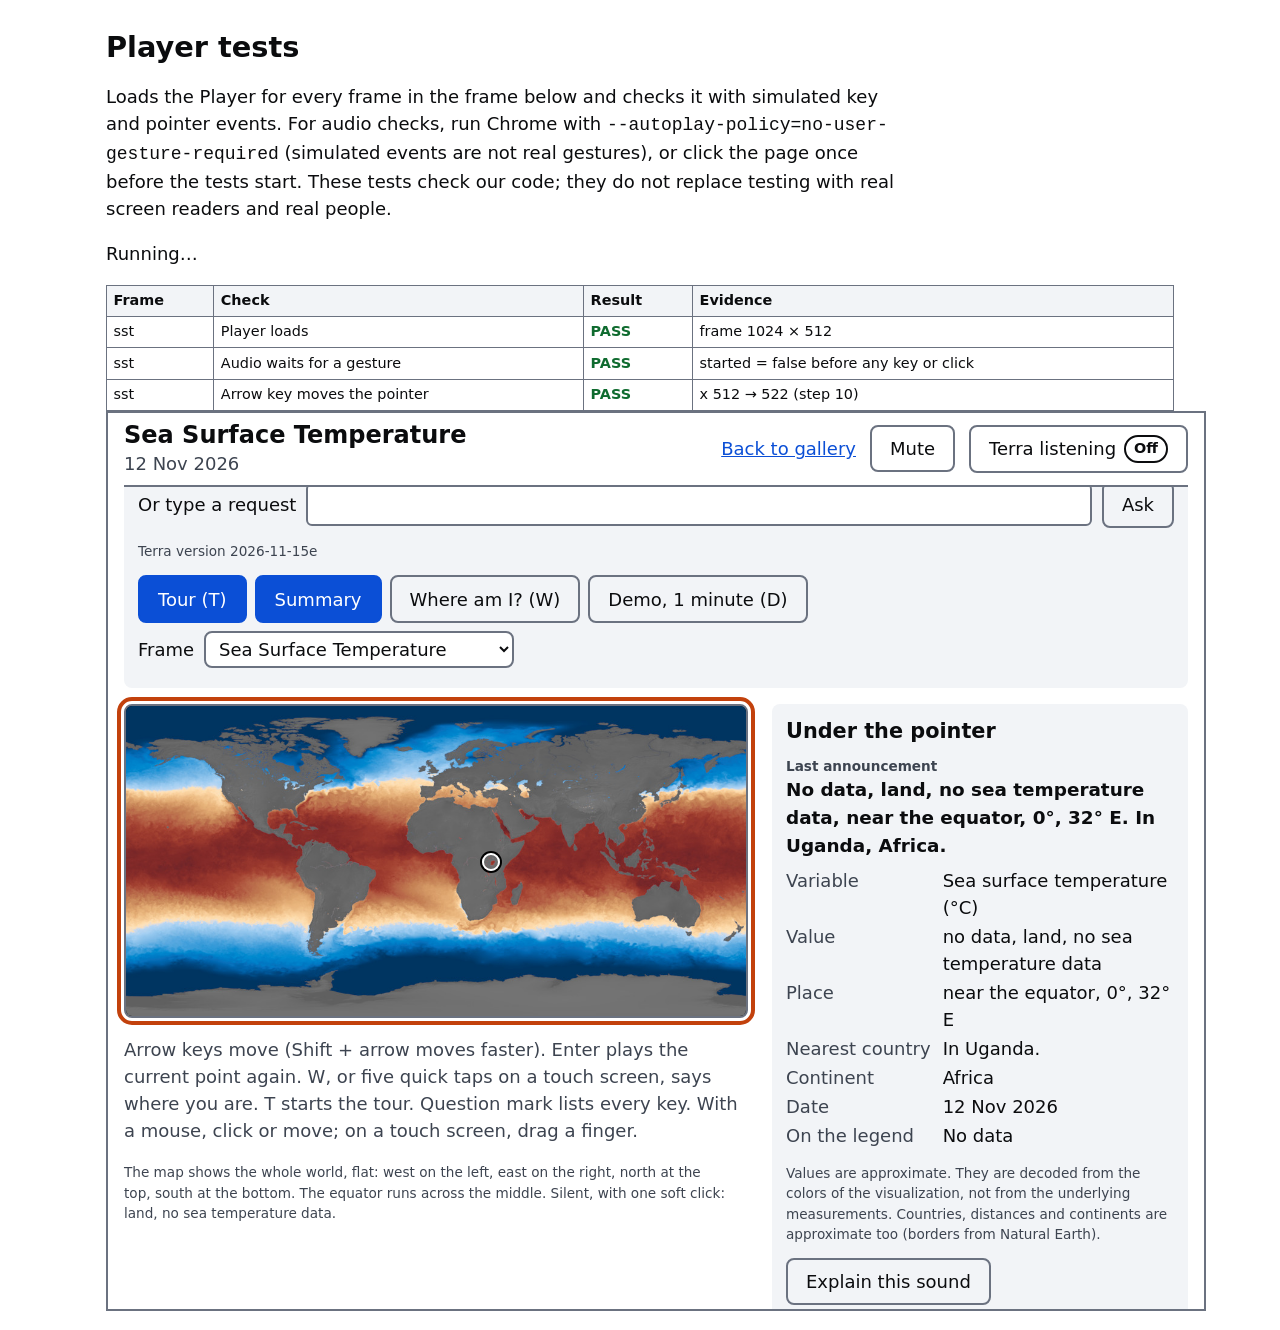
<file: tests/player-test.html>
<!doctype html>
<html lang="en">
<head>
  <meta charset="utf-8">
  <meta name="viewport" content="width=device-width, initial-scale=1">
  <title>Player Tests</title>
  <link rel="stylesheet" href="../css/styles.css">
  <script src="../js/display.js"></script>
  <style>
    iframe { width: 1100px; height: 900px; border: 2px solid var(--border); }
  </style>
</head>
<body>
  <main id="main">
    <h1>Player tests</h1>
    <p>
      Loads the Player for every frame in the frame below and checks it with simulated key and pointer
      events. For audio checks, run Chrome with <code>--autoplay-policy=no-user-gesture-required</code>
      (simulated events are not real gestures), or click the page once before the tests start.
      These tests check our code; they do not replace testing with real screen readers and real people.
    </p>
    <p id="summary" role="status">Running…</p>
    <div class="table-wrap"><table id="results"><thead><tr><th>Frame</th><th>Check</th><th>Result</th><th>Evidence</th></tr></thead><tbody></tbody></table></div>
    <iframe id="player" title="Player under test"></iframe>
  </main>
  <script type="module">
    import { SETTINGS as S } from '../js/settings.js';

    const iframe = document.getElementById('player');
    const tbody = document.querySelector('#results tbody');
    const results = [];
    const wait = (ms) => new Promise((r) => setTimeout(r, ms));
    const freqFor = (t) => S.minFrequency * Math.pow(S.maxFrequency / S.minFrequency, t);

    const postTo = new URLSearchParams(location.search).get('post');
    function record(frame, check, pass, evidence) {
      results.push({ frame, check, pass, evidence });
      // Progress, so a run that hangs still shows the last check it reached.
      if (postTo) fetch(postTo + '_progress', { method: 'POST', body: JSON.stringify(results) }).catch(() => {});
      const tr = document.createElement('tr');
      for (const [i, v] of [frame, check, pass ? 'PASS' : 'FAIL', evidence].entries()) {
        const td = document.createElement('td');
        td.textContent = v;
        if (i === 2) td.className = pass ? 'flag-good' : 'flag-bad';
        tr.append(td);
      }
      tbody.append(tr);
    }

    async function load(url) {
      iframe.src = url;
      await new Promise((r) => iframe.addEventListener('load', r, { once: true }));
      const w = iframe.contentWindow;
      w.__errors = [];
      w.addEventListener('error', (e) => w.__errors.push(String(e.message)));
      w.addEventListener('unhandledrejection', (e) => w.__errors.push(String(e.reason)));
      for (let i = 0; i < 100 && !(w.__jukebox && w.__jukebox.ready); i++) await wait(100);
      return w;
    }

    const key = (target, k, extra = {}) => target.dispatchEvent(new KeyboardEvent('keydown', { key: k, bubbles: true, ...extra }));

    async function testFrame(id) {
      const w = await load('../player.html?frame=' + id);
      const doc = w.document;
      const J = w.__jukebox;
      if (!J) { record(id, 'Player loads', false, doc.getElementById('status').textContent || 'not ready after 10 s'); return; }
      record(id, 'Player loads', true, 'frame ' + J.size().join(' × '));
      const st = () => J.getState();
      const wrap = doc.getElementById('frame-wrap');
      const [W, H] = J.size();

      // 1. Audio does not start by itself
      record(id, 'Audio waits for a gesture', !st().audio.started, 'started = ' + st().audio.started + ' before any key or click');

      // 2. Keyboard moves the pointer, starts audio, narrates exactly what the panel says
      const before = st().point.x;
      wrap.focus();
      key(wrap, 'ArrowRight');
      await wait(250);
      let s = st();
      const step = Math.max(1, Math.round(W / 100));
      record(id, 'Arrow key moves the pointer', s.point.x === before + step, `x ${before} → ${s.point.x} (step ${step})`);
      key(wrap, 'ArrowRight', { shiftKey: true });
      await wait(500);
      record(id, 'Shift + arrow moves faster', st().point.x === before + step * 9, `x → ${st().point.x}`);
      s = st();
      record(id, 'Audio starts on a key press', s.audio.started, 'started = ' + s.audio.started);
      const live = s.live.replace(/ $/, '');
      // Exactly the panel's "Last announcement" line; contains the Value and Place fields (a value that starts
      // the sentence gets a capital letter, so that part ignores case).
      record(id, 'Narration matches the panel exactly', live === s.narrationLine && live.toLowerCase().includes(s.infoValue.toLowerCase()) && live.includes(s.infoPlace),
        `live: "${live}"`);

      // 3. Grid of points: higher value -> higher pitch, same scale; pan follows x
      const values = [], noData = [];
      for (let j = 0; j < 16; j++) for (let i = 0; i < 32; i++) {
        const x = Math.floor(((i + 0.5) * W) / 32), y = Math.floor(((j + 0.5) * H) / 16);
        J.moveTo(x, y);
        const r = st().result;
        (r.status === 'value' ? values : noData).push({ x, y, t: r.t, text: r.text, reason: r.reason });
      }
      const lo = Math.min(...values.map((v) => v.t)), hi = Math.max(...values.map((v) => v.t));
      const picks = [];
      for (let k = 0; k < 10; k++) {
        const target = lo + ((hi - lo) * k) / 9;
        const best = values.filter((v) => !picks.includes(v)).reduce((a, b) => (Math.abs(b.t - target) < Math.abs(a.t - target) ? b : a));
        picks.push(best);
      }
      const rows = picks.map((p) => { J.moveTo(p.x, p.y); const a = st().audio; return { ...p, f: a.frequency, pan: a.pan }; })
        .sort((a, b) => a.t - b.t);
      let ordered = true, onScale = true, panOk = true;
      rows.forEach((r, i) => {
        if (i > 0 && r.t > rows[i - 1].t && !(r.f > rows[i - 1].f)) ordered = false;
        if (Math.abs(r.f - freqFor(r.t)) > 0.5) onScale = false;
        const expectPan = ((r.x / (W - 1)) * 2 - 1) * S.panRange;
        if (Math.abs(r.pan - expectPan) > 0.01) panOk = false;
      });
      record(id, 'Higher value always higher pitch (10 points)', ordered && onScale,
        rows.map((r) => `${r.text} → ${Math.round(r.f)} Hz`).join('; '));
      record(id, 'Stereo pan follows horizontal position', panOk,
        rows.slice(0, 3).map((r) => `x ${r.x} → pan ${r.pan.toFixed(2)}`).join('; '));

      // 4. No data: silence plus one click, and only one click while staying in no data
      if (noData.length >= 2 && values.length) {
        J.moveTo(picks[5].x, picks[5].y);
        const c0 = st().audio.clicks;
        J.moveTo(noData[0].x, noData[0].y);
        const a1 = st().audio;
        J.moveTo(noData[1].x, noData[1].y);
        const a2 = st().audio;
        record(id, 'No data: silence plus one click', !a1.toneOn && a1.clicks === c0 + 1 && a2.clicks === c0 + 1,
          `tone off = ${!a1.toneOn}; clicks ${c0} → ${a1.clicks} → ${a2.clicks}; reason: ${noData[0].reason}`);
      } else {
        record(id, 'No data: silence plus one click', true, 'not applicable: fewer than two no-data grid points');
      }

      // 5. Leaving the frame stops the tone
      J.moveTo(picks[5].x, picks[5].y);
      const onBefore = st().audio.toneOn;
      wrap.dispatchEvent(new w.PointerEvent('pointerleave', { pointerType: 'mouse' }));
      await wait(50);
      record(id, 'Tone stops when the pointer leaves', onBefore && !st().audio.toneOn, `tone on ${onBefore} → ${st().audio.toneOn}`);

      // 6. Volume limit and compressor
      const vol = doc.getElementById('volume');
      vol.value = 100; vol.dispatchEvent(new Event('input', { bubbles: true }));
      const a = st().audio;
      record(id, 'Volume never above the limit', a.masterTarget <= S.maxGain + 1e-9 && a.hasCompressor,
        `slider 100% → master gain ${a.masterTarget} (limit ${S.maxGain}), compressor ${a.hasCompressor}`);
      vol.value = 30; vol.dispatchEvent(new Event('input', { bubbles: true }));

      // 7. Mute with M
      J.moveTo(picks[5].x, picks[5].y);
      key(doc.body, 'm');
      await wait(50);
      const m = st().audio;
      const muteBtn = doc.getElementById('mute-btn');
      record(id, 'M mutes', m.muted && m.masterTarget === 0 && !m.toneOn && muteBtn.getAttribute('aria-pressed') === 'true',
        `muted ${m.muted}, gain ${m.masterTarget}, button "${muteBtn.textContent}"`);
      key(doc.body, 'm');
      await wait(50);
      record(id, 'M unmutes', !st().audio.muted && st().audio.masterTarget > 0, `gain ${st().audio.masterTarget}`);

      // 8. Scan with S
      key(doc.body, 's');
      await wait(600);
      const sc = st();
      key(doc.body, 's');
      await wait(100);
      record(id, 'S starts and stops the scan', sc.scanning && sc.point.x > 0 && !st().scanning && !st().audio.toneOn,
        `scanning ${sc.scanning}, x after 0.6 s = ${sc.point.x}; then scanning ${st().scanning}`);

      // 9. Reference tone
      const ref = doc.querySelector('#ref-buttons button');
      ref.click();
      await wait(150);
      const rf = st().audio;
      await wait(S.referenceSeconds * 1000 + 200);
      record(id, 'Low reference tone plays for about 1 s', rf.toneOn && Math.abs(rf.frequency - S.minFrequency) < 30 && !st().audio.toneOn,
        `"${ref.textContent}" → ${Math.round(rf.frequency)} Hz, then off = ${!st().audio.toneOn}`);

      // 10. Explain this sound
      J.moveTo(picks[5].x, picks[5].y);
      doc.getElementById('explain-btn').click();
      const ex = doc.getElementById('explain');
      const hz = String(Math.round(st().audio.frequency));
      record(id, 'Explain this sound shows the steps', !ex.hidden && ex.textContent.includes(hz + ' Hz'),
        ex.textContent.slice(0, 160).replace(/\s+/g, ' ') + '…');

      // 10b. Summary, Go to warmest / Next warmest / Go to coolest, Compare
      const meta = metas[id];
      const T = meta.terms;
      const cap = (x) => x.charAt(0).toUpperCase() + x.slice(1);
      const matches = () => { const q = st(); return q.live.replace(/ $/, '') === q.narrationLine; };
      const gridTs = values.map((v) => v.t).sort((p, q) => p - q);
      const above = (t) => gridTs.filter((g) => g > t).length / gridTs.length;
      const below = (t) => gridTs.filter((g) => g < t).length / gridTs.length;

      doc.getElementById('summary-btn').click();
      await wait(100);
      s = st();
      record(id, 'Summary is displayed and announced identically',
        s.summaryText && s.summaryText === s.narrationLine && matches() &&
        s.summaryText.includes(cap(T.high)) && s.summaryText.includes(cap(T.low)) && s.summaryText.includes('Pattern:'),
        s.summaryText || 'no summary');

      doc.getElementById('high-btn').click();
      await wait(200);
      s = st();
      const top = s.areas.high[0];
      const fTop = s.audio.frequency;
      record(id, 'Go to warmest moves, plays and announces', s.point.x === top.x && s.point.y === top.y && s.audio.toneOn &&
        Math.abs(fTop - freqFor(s.result.t)) < 0.5 && matches() && s.narrationLine.startsWith(`${cap(T.high)} ${T.area}`),
        `"${s.narrationLine}" ${Math.round(fTop)} Hz (pixel x ${top.x}, y ${top.y})`);
      record(id, 'Warmest point is high on independent grid', above(s.result.t) <= 0.1,
        `"${s.result.text}": only ${Math.round(above(s.result.t) * 100)}% of ${gridTs.length} separate grid points decode higher`);
      const firstLat = s.result.lat, firstLon = s.result.lon, firstT = s.areas.high[0].meanT;

      doc.getElementById('next-high-btn').click();
      await wait(200);
      s = st();
      const dLon = Math.min(Math.abs(s.result.lon - firstLon), 360 - Math.abs(s.result.lon - firstLon));
      const far = Math.abs(s.result.lat - firstLat) >= 10 || dLon >= 10;
      record(id, 'Next warmest goes to a different, less warm area', far && s.areas.high[1].meanT <= firstT && matches() &&
        s.narrationLine.includes(`2 of ${s.areas.high.length}`), `"${s.narrationLine}"`);

      doc.getElementById('low-btn').click();
      await wait(200);
      s = st();
      record(id, 'Go to coolest moves, plays and announces', s.point.x === s.areas.low[0].x && s.audio.toneOn && matches() &&
        s.narrationLine.startsWith(`${cap(T.low)} ${T.area}`), `"${s.narrationLine}" (pixel x ${s.areas.low[0].x}, y ${s.areas.low[0].y})`);
      record(id, 'Coolest point is low on independent grid', below(s.result.t) <= 0.1,
        `"${s.result.text}": only ${Math.round(below(s.result.t) * 100)}% of ${gridTs.length} separate grid points decode lower`);

      // Compare: A = warmest, B = coolest, using the A / B / C keys
      J.moveTo(top.x, top.y);
      const vA = st().result.value, tA = st().result.t;
      key(doc.body, 'a');
      await wait(50);
      const markedA = matches() && st().narrationLine.startsWith('Point A marked:');
      J.moveTo(s.areas.low[0].x, s.areas.low[0].y);
      const vB = st().result.value, tB = st().result.t;
      key(doc.body, 'b');
      await wait(50);
      key(doc.body, 'c');
      await wait(400);
      const f1 = st().audio.frequency;
      await wait(1100);
      const f2 = st().audio.frequency;
      await wait(900);
      s = st();
      const info = meta.legendInfo;
      let expectText = 'B is';
      if (info.kind === 'continuous' && info.scale !== 'relative') {
        const shown = (v) => Math.round(v / info.displayStep) * info.displayStep;
        const diff = Math.abs(shown(vB) - shown(vA));
        expectText = `about ${diff} ${meta.units} ${vB > vA ? T.higher : T.lower} than A`;
      }
      record(id, 'Compare plays A then B', markedA && Math.abs(f1 - freqFor(tA)) < 0.5 && Math.abs(f2 - freqFor(tB)) < 0.5,
        `A ${Math.round(f1)} Hz (expected ${Math.round(freqFor(tA))}), B ${Math.round(f2)} Hz (expected ${Math.round(freqFor(tB))})`);
      record(id, 'Compare announces the difference, matching the panel',
        matches() && s.compareText === s.narrationLine && s.compareText.includes(expectText),
        `"${s.compareText}" (expected to contain "${expectText}"; values A ${vA}, B ${vB})`);

      // 11. Help dialog with ?
      key(doc.body, '?');
      const dlg = doc.getElementById('help-dialog');
      record(id, '? opens keyboard help', dlg.open, 'dialog open = ' + dlg.open);
      dlg.close();

      // 12. Touch drag does not scroll the page
      record(id, 'touch-action none on the map', w.getComputedStyle(wrap).touchAction === 'none', w.getComputedStyle(wrap).touchAction);

      // 13. No script errors
      record(id, 'No script errors', w.__errors.length === 0, w.__errors.join(' | ') || 'none');
    }

    // The whole one-minute demo, once.
    async function testFullDemo(id) {
      const w = await load('../player.html?frame=' + id);
      const doc = w.document, J = w.__jukebox;
      const st = () => J.getState();
      const seen = { tone: false, scan: false, warm: false, cool: false, compare: false, summary: false };
      doc.getElementById('demo-btn').click();
      const t0 = performance.now();
      while (performance.now() - t0 < (S.demoSeconds + 3) * 1000) {
        const q = st();
        if (q.audio.toneOn && performance.now() - t0 < 6000) seen.tone = true;
        if (q.scanning) seen.scan = true;
        if (q.narrationLine.startsWith(cap0(metas[id].terms.high))) seen.warm = true;
        if (q.narrationLine.startsWith(cap0(metas[id].terms.low))) seen.cool = true;
        if (q.compareText && q.compareText.startsWith('Compare.')) seen.compare = true;
        if (q.summaryText) seen.summary = true;
        if (!q.demo && performance.now() - t0 > 2000) break;
        await wait(250);
      }
      const end = st();
      const secs = ((performance.now() - t0) / 1000).toFixed(1);
      record(id, 'Full demo: tones, scan, warmest, coolest, compare, summary, then finishes',
        Object.values(seen).every(Boolean) && !end.demo && end.narrationLine.startsWith('Demo finished.') && w.__errors.length === 0,
        `${Object.entries(seen).map(([k, v]) => k + (v ? ' yes' : ' NO')).join(', ')}; ended after ${secs} s: "${end.narrationLine.slice(0, 40)}…"`);
    }
    const cap0 = (x) => x.charAt(0).toUpperCase() + x.slice(1);

    // Where am I with countries, five taps, and Terra (typed requests; the microphone cannot be tested here).
    async function testAssistant(id) {
      const w = await load('../player.html?frame=' + id);
      const doc = w.document, J = w.__jukebox;
      const st = () => J.getState();
      const meta = metas[id];
      const P = await import('../js/places.js');
      const countries = await P.loadCountries();
      const toPx = (lon, lat) => { const [W, H] = J.size(); return { x: Math.round(((lon + 180) / 360) * W - 0.5), y: Math.round(((90 - lat) / 180) * H - 0.5) }; };
      const ask = async (text, ms = 700) => { await J.ask(text); await wait(ms); return st(); };
      const startsWithCap = (s, w) => s.startsWith(w.charAt(0).toUpperCase() + w.slice(1));

      if (id === allFrames[0].id) {
        // Place data checks (once)
        const wrong = P.NAMED_AREAS.filter((a) => a.name !== 'the North Pole' && Boolean(P.countryAt(countries, a.lon, a.lat)) !== Boolean(a.land));
        record('(places)', 'Seas and oceans are in the water, continents on land', wrong.length === 0,
          wrong.map((a) => `${a.name} → ${P.countryAt(countries, a.lon, a.lat)?.name}`).join(', ') || `${P.NAMED_AREAS.length} named areas checked`);
        const cases = [[33.5, 32.3, /west of Israel|off the coast of Israel/], [30, 26, /^In Egypt\.$/], [34.9, 31.5, /^In Israel/], [139.7, 35.7, /^In Japan/], [-30, 0, /km .* of /]];
        const got = cases.map(([lon, lat, re]) => [P.describeNearby(countries, lon, lat), re]);
        record('(places)', 'Nearest country wording (Israel example and others)', got.every(([t, re]) => re.test(t)), got.map(([t]) => `"${t}"`).join(' | '));
        const finds = [['take me to Japan', 'Japan'], ['go to south africa', 'South Africa'], ['the pacific ocean please', 'the Pacific Ocean'], ['30 degrees north 40 degrees west', '30° N, 40° W'], ['usa', 'the United States']];
        const fr = finds.map(([q, want]) => [q, (P.findPlace(countries, q) || {}).name, want]);
        record('(places)', 'Finds places in requests', fr.every(([, g, want]) => g === want), fr.map(([q, g]) => `"${q}" → ${g}`).join('; '));
      }

      // Where am I names the nearest country
      const med = toPx(33.5, 32.3);
      J.moveTo(med.x, med.y);
      doc.getElementById('where-btn').click();
      for (let i = 0; i < 30 && !st().narrationLine.startsWith('You are here.'); i++) await wait(100);
      record(id, 'Where am I names the nearest country', st().narrationLine.startsWith('You are here.') && /Israel/.test(st().narrationLine),
        `"${st().narrationLine}"`);

      // Five quick taps on the map
      const wrap = doc.getElementById('frame-wrap');
      const rect = wrap.getBoundingClientRect();
      J.moveTo(10, 10);
      for (let k = 0; k < 5; k++) {
        wrap.dispatchEvent(new w.PointerEvent('pointerdown', { pointerType: 'touch', pointerId: 7, clientX: rect.left + rect.width * 0.52, clientY: rect.top + rect.height * 0.3, bubbles: true }));
        wrap.dispatchEvent(new w.PointerEvent('pointerup', { pointerType: 'touch', pointerId: 7, clientX: rect.left + rect.width * 0.52, clientY: rect.top + rect.height * 0.3, bubbles: true }));
        await wait(150);
      }
      for (let i = 0; i < 20 && !st().narrationLine.startsWith('You are here.'); i++) await wait(100);
      const afterFive = st().narrationLine;
      for (let k = 0; k < 3; k++) {
        wrap.dispatchEvent(new w.PointerEvent('pointerdown', { pointerType: 'touch', pointerId: 8, clientX: rect.left + rect.width * 0.3, clientY: rect.top + rect.height * 0.6, bubbles: true }));
        await wait(150);
      }
      record(id, 'Five quick taps say where you are (three do not)', afterFive.startsWith('You are here.') && !st().narrationLine.startsWith('You are here.'),
        `after 5: "${afterFive.slice(0, 90)}…"; after 3: "${st().narrationLine.slice(0, 40)}…"`);

      // Terra: typed requests
      let s = await ask('take me to Japan', 900);
      const jp = s.result;
      const jpOk = s.narrationLine.startsWith('Japan.') && jp.lat > 28 && jp.lat < 46 && jp.lon > 128 && jp.lon < 147;
      const needsNearest = jp.status !== 'value';
      record(id, 'Terra: "take me to Japan"', jpOk && (!needsNearest || /nearest value, about \d[\d,]* km/.test(s.narrationLine)),
        `"${s.narrationLine}" at ${jp.lat.toFixed(1)}, ${jp.lon.toFixed(1)}`);
      if (needsNearest) {
        s = await ask('go there');
        record(id, 'Terra: "go there" moves to the nearest value', s.result.status === 'value' && s.narrationLine.startsWith('Nearest value.'), `"${s.narrationLine}"`);
      }
      s = await ask('where am I', 900);
      record(id, 'Terra: "where am I"', s.narrationLine.startsWith('You are here.') && /Japan/.test(s.narrationLine), `"${s.narrationLine}"`);
      s = await ask('what is the temperature in Spain', 900);
      record(id, 'Terra: "what is the temperature in Spain"', s.narrationLine.startsWith('Spain.') && s.result.lat > 34 && s.result.lat < 45 && s.result.lon > -10 && s.result.lon < 5,
        `"${s.narrationLine.slice(0, 110)}"`);
      s = await ask('go to the ' + meta.terms.high);
      record(id, `Terra: "go to the ${meta.terms.high}"`, startsWithCap(s.narrationLine, meta.terms.high) && s.point.x === s.areas.high[0].x, `"${s.narrationLine.slice(0, 90)}"`);
      s = await ask('next');
      record(id, 'Terra: "next"', s.narrationLine.includes('2 of'), `"${s.narrationLine.slice(0, 80)}"`);
      s = await ask('summary');
      const offer = `Would you like me to take you to the ${meta.terms.high} ${meta.terms.area}?`;
      const sumOk = s.narrationLine.startsWith(`Summary of ${meta.title}`) && s.narrationLine.endsWith(offer) && s.summaryText && s.narrationLine.startsWith(s.summaryText);
      s = await ask('yes please');
      record(id, 'Terra: summary, then asks a follow-up; "yes" answers it', sumOk && startsWithCap(s.narrationLine, meta.terms.high), `ends "…${offer}" → "${s.narrationLine.slice(0, 60)}…"`);
      s = await ask('compare here with the ' + meta.terms.low, 2700);
      record(id, 'Terra: "compare here with the coolest"', s.compareText.startsWith('Compare. A:') && s.narrationLine === s.compareText, `"${s.compareText.slice(0, 120)}"`);
      s = await ask('compare Brazil and Norway', 2700);
      record(id, 'Terra: "compare Brazil and Norway"', s.compareText.startsWith('Compare. A:') && s.narrationLine === s.compareText, `"${s.compareText.slice(0, 140)}"`);
      const lon0 = st().result.lon;
      J.moveTo(Math.round(J.size()[0] / 2), Math.round(J.size()[1] / 2));
      const before = st().result.lon;
      s = await ask('move east 10 degrees');
      record(id, 'Terra: "move east 10 degrees"', Math.abs(s.result.lon - before - 10) < 1, `${before.toFixed(1)}° → ${s.result.lon.toFixed(1)}°`);
      void lon0;
      s = await ask('louder');
      const louder = s.prefs.volume;
      s = await ask('quieter');
      record(id, 'Terra: "louder", "quieter"', louder === 40 && s.prefs.volume === 30 && s.narrationLine === 'Volume 30 percent.', `${louder}% then ${s.prefs.volume}%`);
      s = await ask('scan the equator', 400);
      const scanning = s.scanning && s.narrationLine.startsWith('Scanning the row at 0 degrees');
      s = await ask('stop');
      record(id, 'Terra: "scan the equator", "stop"', scanning && !s.scanning, `scanning ${scanning}, then ${s.scanning}`);
      s = await ask('what am I looking at');
      record(id, 'Terra: "what am I looking at"', s.narrationLine.startsWith(`This is ${meta.title}`), `"${s.narrationLine.slice(0, 100)}…"`);
      s = await ask('help');
      record(id, 'Terra: "help"', /Where am I\. Take me to Japan/.test(s.narrationLine), `"${s.narrationLine.slice(0, 80)}…"`);
      s = await ask('flibbertigibbet wobble');
      record(id, 'Terra: says when it does not understand', s.narrationLine.startsWith('Sorry, I did not understand "flibbertigibbet wobble"'), `"${s.narrationLine.slice(0, 80)}…"`);
      s = await ask('repeat');
      record(id, 'Terra: "repeat"', s.narrationLine.startsWith('Sorry, I did not understand'), `"${s.narrationLine.slice(0, 50)}…"`);
      const logText = s.assistantLog.join(' | ');
      record(id, 'Terra: conversation log shows both sides', s.assistantLog.some((l) => l === 'You: compare Brazil and Norway') &&
        s.assistantLog.some((l) => l.startsWith('Terra: Compare. A:')) && s.assistantLog.some((l) => l === 'You: help') && s.assistantLog.some((l) => l.startsWith('Terra: Where am I. Take me to Japan')), `${s.assistantLog.length} lines, e.g. ${logText.slice(0, 160)}…`);
      s = await ask('use the built-in voice', 300);
      const vm = s.prefs.voiceMode;
      s = await ask('screen reader mode', 300);
      record(id, 'Terra: changes the voice mode', vm === 'voice' && s.prefs.voiceMode === 'screenreader' && doc.querySelector('input[value="screenreader"]').checked,
        `${vm} → ${s.prefs.voiceMode}`);
      // Under the pointer: nearest country and continent, not only latitude and longitude
      const jpPx = toPx(139.7, 35.7); J.moveTo(jpPx.x, jpPx.y); await wait(150);
      const onLand = [st().infoCountry, st().infoContinent];
      const sea = toPx(-30, 0); J.moveTo(sea.x, sea.y); await wait(150);
      const atSea = [st().infoCountry, st().infoContinent];
      const sib = toPx(100, 60); J.moveTo(sib.x, sib.y); await wait(150);
      const siberia = st().infoContinent;
      record(id, 'Under the pointer: nearest country and continent', /^In Japan/.test(onLand[0]) && onLand[1] === 'Asia' &&
        / km .* of /.test(atSea[0]) && / \(nearest land\)$/.test(atSea[1]) && siberia === 'Asia',
        `Japan: "${onLand.join(' | ')}"; Atlantic: "${atSea.join(' | ')}"; Siberia: ${siberia}`);

      // Terra: today's date and time from the clock; the map keeps its own date
      s = await ask("what's today's date");
      const today = new Date().toLocaleDateString('en-GB', { weekday: 'long', day: 'numeric', month: 'long', year: 'numeric' });
      const dateOk = s.narrationLine.startsWith(`Today is ${today}`) && s.narrationLine.includes(meta.date);
      s = await ask('what time is it');
      const timeOk = /^It is \d{1,2}:\d\d (AM|PM), by this device's clock\.$/.test(s.narrationLine);
      s = await ask('what date is this map');
      record(id, "Terra: today's date and time; the map's own date", dateOk && timeOk && s.narrationLine.startsWith(`This frame: ${meta.date}`),
        `"${s.narrationLine.slice(0, 60)}…"; date ${dateOk}, time ${timeOk}`);
      s = await ask('what maps are there');
      const listOk = s.narrationLine.startsWith(`There are ${allFrames.length} maps:`) && s.narrationLine.includes(`${meta.title} is open now`);
      s = await ask('what is ndvi');
      record(id, 'Terra: lists the maps; explains a map without switching to it', listOk && s.narrationLine.startsWith('NDVI, the Normalized') && w.location.search.includes('frame=' + id),
        `list ${listOk}; "${s.narrationLine.slice(0, 50)}…"`);
      s = await ask("what's the weather tomorrow");
      record(id, 'Terra: honest about what it cannot look up', s.narrationLine.startsWith('I cannot do that: I am not connected to the internet'), `"${s.narrationLine.slice(0, 60)}…"`);
      s = await ask('introduce yourself');
      record(id, 'Terra: introduces itself', s.narrationLine.startsWith('Hi, I am Terra, the voice assistant'), `"${s.narrationLine.slice(0, 60)}…"`);

      if (id === allFrames[0].id) {
        // Switching maps from many phrasings (in the page)
        const tries = [['move me to the vegetation', 'ndvi'], ['go to precipitation', 'precip'], ['switch to air temperature', 't2m'], ['open the sea temperature interface', 'sst'], ['rain', 'precip']];
        const got = [];
        for (const [q, want] of tries) { await J.ask(q); await wait(1500); got.push([q, new URLSearchParams(w.location.search).get('frame'), want]); }
        s = await ask('precipitation', 900);
        record(id, 'Terra: moves you to another map ("move me to the vegetation", "go to precipitation", "rain"…)',
          got.every(([, g, want]) => g === want) && s.narrationLine.startsWith('Precipitation: Rain and Snow is already open'),
          got.map(([q, g]) => `"${q}" → ${g}`).join('; ') + `; then "${s.narrationLine.slice(0, 45)}…"`);
      }
      record(id, 'Terra: no script errors', w.__errors.length === 0, w.__errors.join(' | ') || 'none');
    }

    // Terra on / off with a stand-in microphone and voice (headless Chrome has neither).
    function fakeMicrophone(w) {
      const insts = [];
      const spoken = [];
      const voice = { endAfterMs: 20 };
      class FakeRecognition {
        constructor() { insts.push(this); this.started = false; this.results = []; }
        start(track) { this.started = true; this.results = []; this.track = track || null; }
        stop() { this.abort(); }
        abort() { if (!this.started) return; this.started = false; setTimeout(() => this.onend && this.onend(), 0); }
        // Like Chrome: a session's results add up; the last one may be unfinished (interim) and gets replaced.
        emit() { if (this.started) this.onresult({ resultIndex: Math.max(0, this.results.length - 1), results: this.results }); }
        hear(text, ...alternatives) {
          if (this.results.length && !this.results[this.results.length - 1].isFinal) this.results.pop();
          const r = [text, ...alternatives].map((t) => ({ transcript: t })); r.isFinal = true; this.results.push(r); this.emit();
        }
        interim(text) {
          if (this.results.length && !this.results[this.results.length - 1].isFinal) this.results.pop();
          const r = [{ transcript: text }]; r.isFinal = false; this.results.push(r); this.emit();
        }
        end() { this.started = false; if (this.onend) this.onend(); }
      }
      w.SpeechRecognition = FakeRecognition;
      w.__testUserActivation = true; // the page may speak (as after a key press)
      w.speechSynthesis.speak = (u) => { spoken.push(u.text); setTimeout(() => u.onstart && u.onstart(), 5); setTimeout(() => u.onend && u.onend(), voice.endAfterMs); };
      const gum = [];
      const track = { kind: 'audio', enabled: true, muted: false, readyState: 'live', stop() {} }; // the microphone signal
      try { Object.defineProperty(w.navigator.mediaDevices, 'getUserMedia', { configurable: true, value: async (c) => { gum.push(c); return { getTracks: () => [track], getAudioTracks: () => [track] }; } }); } catch (e) { /* none */ }
      // Like the Mac where Terra heard nothing: a virtual device (AirgoCast) is the browser's default microphone.
      const devices = [{ kind: 'audioinput', deviceId: 'default', label: 'Default - AirgoCast Audio (Virtual)' }, { kind: 'audioinput', deviceId: 'airgo', label: 'AirgoCast Audio (Virtual)' },
        { kind: 'audioinput', deviceId: 'mba', label: 'MacBook Air Microphone (Built-in)' }, { kind: 'audiooutput', deviceId: 'spk', label: 'MacBook Air Speakers' }];
      try { Object.defineProperty(w.navigator.mediaDevices, 'enumerateDevices', { configurable: true, value: async () => devices }); } catch (e) { /* none */ }
      return { insts, spoken, voice, gum, track, active: () => insts.filter((i) => i.started).pop() };
    }

    async function testMicrophone() {
      const id = 'sst';
      const w = await load('../player.html?frame=' + id);
      const doc = w.document, J = w.__jukebox;
      const st = () => J.getState();
      const mic = fakeMicrophone(w);
      // Like a person: wait until Terra has finished talking and listens again, then speak.
      const paused = () => doc.getElementById('mic-status').dataset.paused === '1';
      const turn = async () => { // Terra's microphone pauses while she talks (no echo): wait for your turn
        for (let i = 0; i < 80 && (!mic.active() || paused()); i++) await wait(100);
      };
      const hear = async (text, ms = 900) => {
        await turn();
        const a = mic.active(); if (a) a.hear(text);
        await wait(ms); return st();
      };
      const pressed = () => ['talk-btn', 'terra-bar-btn'].map((b) => doc.getElementById(b).getAttribute('aria-pressed'));
      const T = '(Terra on/off)';
      record(T, 'Voice setting is "screen reader" (the case that used to be silent)', st().prefs.voiceMode === 'screenreader', st().prefs.voiceMode);

      key(doc.body, 'v');
      for (let i = 0; i < 30 && !(mic.active() && st().narrationLine.startsWith('Terra is listening.')); i++) await wait(100);
      await wait(300);
      let s = st();
      const a1 = mic.active();
      record(T, 'V switches Terra on, says so out loud, listens continuously', pressed().join() === 'true,true' &&
        Boolean(a1) && a1.continuous === true && s.narrationLine.startsWith('Terra is listening.') && mic.spoken.some((t) => t.startsWith('Terra is listening.')),
        `pressed ${pressed()}, continuous ${a1 && a1.continuous}, spoken: "${(mic.spoken[mic.spoken.length - 1] || '').slice(0, 50)}…"`);

      const opened = mic.gum.map((c) => (c.audio && c.audio.deviceId ? c.audio.deviceId.exact : 'browser default'));
      const menu = [...doc.getElementById('mic-select').options].map((o) => o.text);
      record(T, 'Listens to the real microphone, not a virtual one that is the browser\'s default', opened[opened.length - 1] === 'mba' &&
        menu[0] === 'Automatic: MacBook Air Microphone (Built-in)' && menu.some((m) => /AirgoCast.*virtual, usually silent/.test(m)),
        `opened ${opened.join(', ')}; menu: ${menu.join(' | ')}`);

      // No echo: while Terra talks her microphone signal is off; it comes back when she has finished
      mic.voice.endAfterMs = 1500;
      J.ask('what is today\'s date');
      await wait(300);
      const offWhileTalking = mic.track.enabled === false && mic.active() && mic.active().track === mic.track;
      await turn();
      record(T, 'No echo: the microphone is off while Terra talks (and a moment after), then on again', offWhileTalking && mic.track.enabled === true,
        `while talking: enabled ${!offWhileTalking}, recognizer uses Terra's microphone ${Boolean(mic.active() && mic.active().track === mic.track)}; after: enabled ${mic.track.enabled}`);
      mic.voice.endAfterMs = 20;

      let n = mic.spoken.length;
      s = await hear('take me to Japan');
      const japanSpoken = mic.spoken.slice(n).join(' ');
      record(T, 'Answers out loud even in screen reader mode (and not twice)', s.narrationLine.startsWith('Japan.') && japanSpoken.startsWith('Japan.') && !s.live.includes('Japan'),
        `narration "${s.narrationLine.slice(0, 50)}"; spoken "${japanSpoken.slice(0, 60)}…"; live region "${s.live.slice(0, 30)}"`);
      record(T, 'Shows what it heard', doc.getElementById('assistant-heard').textContent === 'Heard: "take me to Japan"', doc.getElementById('assistant-heard').textContent);

      s = await hear('Terra, are you still listening?', 700);
      const still = s.narrationLine;
      s = await hear('Terra', 600);
      const yes = s.narrationLine;
      s = await hear('can you hear me', 600);
      record(T, 'Answers its name, "are you still listening?", "can you hear me"', still === "Yes, I'm listening. What would you like to do?" &&
        yes === "Yes? I'm listening." && s.narrationLine.startsWith("Yes, I'm listening."), `"${still}" | "${yes}" | "${s.narrationLine}"`);
      s = await hear('hey Terra where am I', 1500);
      record(T, '"Hey Terra, where am I" works without the wake-word setting', s.narrationLine.startsWith('You are here.'), `"${s.narrationLine.slice(0, 60)}…"`);

      n = mic.spoken.length;
      s = await hear('summary', 900);
      const parts = mic.spoken.slice(n);
      record(T, 'Long answers are spoken in short parts (Chrome cuts long speech)', parts.length >= 3 && parts.every((p) => p.length <= 260) && parts.join(' ').startsWith('Summary of'),
        `${parts.length} parts, longest ${Math.max(...parts.map((p) => p.length))} characters`);
      s = await hear('no', 500);

      const n0 = mic.insts.length;
      mic.active().end(); await wait(800);
      record(T, 'Restarts by itself when the browser ends a listening session', mic.insts.length > n0 && Boolean(mic.active()), `sessions ${n0} → ${mic.insts.length}`);

      const echoText = parts.join(' '); // the summary Terra just read out
      const logBefore = st().assistantLog.length;
      s = await hear(echoText.slice(0, 160).replace(/[.,°?:]/g, ' '), 700);
      record(T, 'Ignores its own words coming back through the microphone', s.assistantLog.length === logBefore,
        `heard "${echoText.slice(0, 50)}…": log ${logBefore} → ${s.assistantLog.length}`);

      // While Terra talks her microphone is paused (no echo of her own voice), and she is never cut off:
      // nothing heard then is taken, not even "Terra, ..."; after she finishes, requests work again.
      mic.voice.endAfterMs = 3000;
      let sessions = mic.insts.length;
      const spokenBefore = mic.spoken.length;
      mic.active().hear('where am I');
      await wait(700);
      const stillListening = Boolean(mic.active()) && mic.insts.length === sessions;
      const talking = st().narrationLine;
      mic.active().hear('summary');
      await wait(400);
      mic.active().hear('Terra, can you hear me');
      await wait(400);
      const ignoredWhileTalking = st().narrationLine === talking && mic.spoken.length === spokenBefore + 1;
      mic.voice.endAfterMs = 20;
      await wait(3000 + S.echoTailMs);
      mic.active().hear('Terra, can you hear me');
      await wait(700);
      record(T, 'Never interrupts herself: nothing heard while she talks is taken (not even "Terra, ..."); afterwards it is', stillListening && ignoredWhileTalking && st().narrationLine.startsWith("Yes, I'm listening."),
        `listening while talking ${stillListening}, "summary" ignored ${ignoredWhileTalking}, then "${st().narrationLine.slice(0, 40)}"`);
      await wait(800);

      // People talking in the room: no answer, nothing moves
      const p0 = st().point, l0 = st().assistantLog.length, n1 = mic.spoken.length;
      s = await hear('yeah that is right we should go up to the slides and finish them tomorrow before the deadline', 600);
      s = await hear('okay so', 600);
      record(T, 'Room conversation (long sentences, "okay so") gets no reply and moves nothing', s.point.x === p0.x && s.point.y === p0.y && s.assistantLog.length === l0 && mic.spoken.length === n1 &&
        /stayed quiet/.test(doc.getElementById('assistant-heard').textContent), `log ${l0} → ${s.assistantLog.length}, spoken ${mic.spoken.length - n1}, pointer unchanged ${s.point.x === p0.x}`);
      s = await hear('what do you say', 700);
      record(T, 'A short phrase it does not know gets a short answer (not silence), and moves nothing', s.narrationLine.startsWith('Sorry, I did not catch "what do you say"') &&
        s.point.x === p0.x && s.point.y === p0.y, `"${s.narrationLine.slice(0, 50)}"`);
      s = await hear('Terra, flibbertigibbet', 700);
      record(T, 'Something said to Terra by name that it does not know gets "Sorry"', s.narrationLine.startsWith('Sorry, I did not catch "flibbertigibbet"'), `"${s.narrationLine.slice(0, 60)}"`);
      s = await hear('move right a bit', 900);
      record(T, 'A real short request without the name still works', s.narrationLine.length > 0 && s.point.x > p0.x, `x ${p0.x} → ${s.point.x}`);

      doc.getElementById('wake-toggle').click();
      const before = st().narrationLine;
      s = await hear('summary', 700);
      const ignored = s.narrationLine === before;
      s = await hear('Terra, where am I', 1500);
      const woke = s.narrationLine.startsWith('You are here.');
      s = await hear('Terra', 500);
      const yes2 = s.narrationLine.startsWith('Yes?');
      s = await hear('summary', 900);
      record(T, 'Wake word: ignores requests without "Terra"; "Terra" alone answers "Yes?"', ignored && woke && yes2 && s.narrationLine.startsWith('Summary of'),
        `ignored ${ignored}, "Terra, where am I" ${woke}, "Terra" → Yes? ${yes2}, then summary ${s.narrationLine.startsWith('Summary of')}`);
      doc.getElementById('wake-toggle').click();
      s = await hear('no', 500);

      doc.getElementById('aloud-toggle').click();
      n = mic.spoken.length;
      s = await hear('where am I', 1500);
      record(T, 'With "answers out loud" off, Terra answers through the screen reader', mic.spoken.length === n && s.live.startsWith('You are here.'),
        `spoken ${mic.spoken.length - n}, live "${s.live.slice(0, 40)}…"`);
      doc.getElementById('aloud-toggle').click();

      // Another frame, in the same page: Terra keeps listening and keeps its voice
      s = await hear('open the rain map', 2500);
      record(T, '"Open the rain map" switches frame in the page; Terra stays on', w === iframe.contentWindow && /frame=precip/.test(w.location.search) &&
        s.narrationLine.startsWith('Precipitation: Rain and Snow is open') && Boolean(mic.active()) && pressed().join() === 'true,true',
        `${w.location.search}: "${s.narrationLine.slice(0, 60)}…", listening ${Boolean(mic.active())}`);
      s = await hear('go to the heaviest', 900);
      record(T, 'After switching, requests use the new frame', s.narrationLine.startsWith('Heaviest precipitation area'), `"${s.narrationLine.slice(0, 50)}…"`);

      // Chrome only finishes a phrase after silence. With people talking it may never do so: Terra must not wait for it.
      await turn();
      let a = mic.active(), sessions0 = mic.insts.length;
      a.interim('Terra are you'); await wait(300); a.interim('Terra are you still listening');
      await wait(S.stillMs - 400);
      const tooEarly = !st().narrationLine.startsWith("Yes, I'm listening");
      await wait(1000);
      record(T, 'Answers when the words stop changing, without waiting for Chrome to finish the phrase', tooEarly &&
        st().narrationLine.startsWith("Yes, I'm listening") && mic.insts.length > sessions0 && Boolean(mic.active()),
        `waited ${tooEarly}, "${st().narrationLine.slice(0, 40)}", sessions ${sessions0} → ${mic.insts.length}`);

      s = await hear('so anyway Sarah where am I', 1200);
      record(T, 'Knows its name as Chrome often writes it ("Sarah"), also after other words', s.narrationLine.startsWith('You are here.'), `"${s.narrationLine.slice(0, 50)}…"`);
      for (let i = 0; i < 40 && !mic.active(); i++) await wait(100);
      await turn();
      mic.active().hear('Jenna flibbertigibbet', 'Terra flibbertigibbet'); await wait(900);
      record(T, 'Looks for its name in all of Chrome\'s guesses, not only the first', st().narrationLine.startsWith('Sorry, I did not catch "flibbertigibbet"'),
        `"${st().narrationLine.slice(0, 50)}"`);

      // People talking all the time: the words never stop changing, so the request after "Terra" is taken anyway.
      await turn();
      a = mic.active();
      const room = 'we should finish the slides tonight and practise the demo sessions0 the judges come round with the poster'.split(' ');
      let said = 'and then Terra are you still listening';
      const t0 = performance.now();
      a.interim(said);
      let k = 0;
      while (performance.now() - t0 < S.afterNameMs + 1500 && !st().narrationLine.startsWith("Yes, I'm listening")) {
        await wait(300); said += ' ' + room[k++ % room.length]; if (mic.active() === a) a.interim(said);
      }
      const tookMs = performance.now() - t0;
      record(T, 'With people talking non-stop, takes the request after its name anyway', st().narrationLine.startsWith("Yes, I'm listening") && tookMs < S.afterNameMs + 1200,
        `"${st().narrationLine.slice(0, 40)}" after ${Math.round(tookMs)} ms`);

      // A quiet moment: the session is left alone (restarting then would cut off someone who starts talking).
      await turn();
      await wait(1500);
      sessions0 = mic.insts.length;
      await wait(S.stalledMs + 800);
      const quietKept = mic.insts.length === sessions0;
      // Speech that stops producing words (Chrome can stall): started afresh.
      await turn();
      mic.active().interim('we should finish the');
      const sessions1 = mic.insts.length;
      await wait(S.stalledMs + 800);
      record(T, 'Starts listening afresh when the recognizer stalls mid-speech, never in a quiet moment', quietKept && mic.insts.length > sessions1 && Boolean(mic.active()),
        `quiet: sessions ${sessions0} → ${sessions0 + (quietKept ? 0 : 1)}+; stalled: ${sessions1} → ${mic.insts.length}`);

      s = await hear('stop listening', 900);
      record(T, '"stop listening" switches Terra off', pressed().join() === 'false,false' && !mic.active() && s.narrationLine.startsWith('Okay, I stopped listening.'),
        `pressed ${pressed()}, listening ${Boolean(mic.active())}, "${s.narrationLine}"`);
      doc.getElementById('terra-bar-btn').click(); await wait(900);
      const barOn = pressed().join() === 'true,true' && Boolean(mic.active());
      key(doc.body, 'v'); await wait(500);
      record(T, 'The Player top-bar switch turns Terra on; V turns it off', barOn && pressed().join() === 'false,false' && st().narrationLine === 'Terra stopped listening.',
        `bar on ${barOn}; after V "${st().narrationLine}"`);
      record(T, 'No script errors', (w.__errors || []).length === 0, (w.__errors || []).join(' | ') || 'none');

      // A new page load (e.g. from the gallery): stays on; says it cannot speak until a key press or tap
      key(doc.body, 'v'); await wait(900);
      iframe.src = '../player.html?frame=sst';
      await new Promise((r) => iframe.addEventListener('load', r, { once: true }));
      const w2 = iframe.contentWindow;
      const mic2 = fakeMicrophone(w2);
      w2.__testUserActivation = false;
      for (let i = 0; i < 60 && !(w2.__jukebox && w2.__jukebox.ready); i++) await wait(100);
      await wait(2200);
      const s2 = w2.__jukebox.getState();
      const hint = w2.document.getElementById('assistant-status').textContent;
      record(T, 'Stays on after loading a page (without talking over its start), and says if the page cannot speak yet', Boolean(mic2.active()) &&
        /^Terra is listening, but this page may only speak after you press a key or tap it once/.test(hint) && !/still listening/.test(s2.narrationLine),
        `"${s2.narrationLine}", listening ${Boolean(mic2.active())}; note: "${hint.slice(0, 70)}…"`);
      w2.document.getElementById('talk-btn').click(); await wait(300);
    }

    // The listening guide: first thing when a map opens (sound allowed), or after one click or key press
    async function testGuide() {
      const T = '(listening guide)';
      const prefsKey = 'terrasense-jukebox-prefs-v1';
      const saved = localStorage.getItem(prefsKey);
      localStorage.setItem(prefsKey, JSON.stringify({ ...(JSON.parse(saved || '{}')), voiceMode: 'voice' }));
      const w = await load('../player.html?frame=sst');
      const spoken = [];
      w.__testUserActivation = true; // like arriving from the Gallery after a click
      w.speechSynthesis.speak = (u) => { spoken.push(u.text); setTimeout(() => u.onstart && u.onstart(), 5); setTimeout(() => u.onend && u.onend(), 60); };
      for (let i = 0; i < 100 && spoken.length < 6; i++) await wait(100);
      const all = spoken.join(' | ');
      record(T, 'A map opens with where you start (value, place, nearest country), then how to listen and the low, middle and high notes',
        /^Sea Surface Temperature is open, .*You start in the middle of the map\. Sea surface temperature: about \d+ °C, .*0°, 0°\. .*(km|coast|In ).*Africa/.test(spoken[0] || '') &&
        /^How to listen: the higher the note, the warmer it is/.test(spoken[1] || '') &&
        /^Low note: about -?−?5 °C, the coolest end\.$/.test(spoken[2] || '') && /^Middle note: about 15 °C\.$/.test(spoken[3] || '') &&
        /^High note: about 35 °C, the warmest end\.$/.test(spoken[4] || '') && /^No data is silence with one click/.test(spoken[5] || ''),
        all.slice(0, 400));
      // Moving the mouse stops it
      const n = spoken.length;
      w.__jukebox.ask('play the guide'); await wait(300);
      const wrap = w.document.getElementById('frame-wrap');
      wrap.dispatchEvent(new w.PointerEvent('pointermove', { pointerType: 'mouse', clientX: wrap.getBoundingClientRect().left + 200, clientY: wrap.getBoundingClientRect().top + 150, bubbles: true }));
      await wait(2500);
      const after = spoken.slice(n);
      record(T, '"Terra, play the guide" replays it; moving the mouse stops it after the sentence in progress (never cut off) and reads the value', /^Sea Surface Temperature/.test(after[0] || '') &&
        !after.some((t) => /^Middle note/.test(t)) && after.some((t) => /^Sea surface temperature: /.test(t)), after.map((t) => t.slice(0, 40)).join(' | '));

      // No click or key press yet: a prompt, and the first key press starts the sound and the guide
      const w2 = await load('../player.html?frame=ndvi');
      const spoken2 = [];
      w2.speechSynthesis.speak = (u) => { spoken2.push(u.text); setTimeout(() => u.onstart && u.onstart(), 5); setTimeout(() => u.onend && u.onend(), 60); };
      await wait(1300);
      const prompt = w2.document.getElementById('sound-unlock');
      const shown = Boolean(prompt && !prompt.hidden) && /Click anywhere or press any key/.test(prompt.textContent);
      w2.__testUserActivation = true;
      w2.document.dispatchEvent(new w2.KeyboardEvent('keydown', { key: 'x', bubbles: true }));
      const guideLine = () => spoken2.find((t) => /^How to listen: the higher the note, the greener it is/.test(t));
      for (let i = 0; i < 30 && !guideLine(); i++) await wait(100);
      record(T, 'Without a click yet: "click anywhere or press any key"; the first key press starts the guide', shown && prompt.hidden && Boolean(guideLine()),
        `prompt shown ${shown}, then hidden ${prompt && prompt.hidden}; "${(guideLine() || spoken2.join(' | ')).slice(0, 90)}"`);
      if (saved === null) localStorage.removeItem(prefsKey); else localStorage.setItem(prefsKey, saved);
    }

    // First visit: the voice question, on the Player
    // First visit: the voice question, on the Player
    async function testWelcome() {
      localStorage.removeItem(WELCOMED);
      const w = await load('../player.html?frame=sst');
      await wait(1300);
      const doc = w.document;
      const dlg = doc.querySelector('dialog.welcome-dialog');
      const open = Boolean(dlg && dlg.open);
      const focusIn = open && dlg.contains(doc.activeElement);
      const buttons = open ? [...dlg.querySelectorAll('button[data-mode]')].map((b) => b.textContent) : [];
      const narrBefore = w.__jukebox.getState().narrationLine;
      const introText = open ? dlg.textContent : '';
      const spokenIntro = [];
      w.__testUserActivation = true;
      w.speechSynthesis.speak = (u) => { spokenIntro.push(u.text); setTimeout(() => u.onstart && u.onstart(), 5); };
      if (open) dlg.dispatchEvent(new KeyboardEvent('keydown', { key: 'h', bubbles: true }));
      await wait(100);
      record('(first visit)', 'Terra introduces itself and how to tell it what to do; any other key reads it aloud',
        /^Hi, I'm Terra/.test(dlg ? dlg.querySelector('h2').textContent : '') && /Press V to switch me on/.test(introText) && /Open the vegetation map/.test(introText) &&
        spokenIntro.join(' ').startsWith('Hi, I am Terra') && /how would you like to hear this site\? Press 1/.test(spokenIntro.join(' ')),
        `title "${dlg && dlg.querySelector('h2').textContent}"; spoken: "${spokenIntro.join(' ').slice(0, 60)}…"`);
      if (open) dlg.dispatchEvent(new KeyboardEvent('keydown', { key: '3', bubbles: true }));
      await wait(100);
      const st = w.__jukebox.getState();
      record('(first visit)', 'Asks how to hear the site before anything else', open && focusIn && buttons.length === 3 && !narrBefore.startsWith('Player ready'),
        `dialog open ${open}, focus inside ${focusIn}; ${buttons.join(' | ')}; "${dlg && dlg.getAttribute('aria-labelledby')}"`);
      record('(first visit)', 'After choosing, focus goes to the main heading', doc.activeElement === doc.querySelector('main h1'), `focus on ${doc.activeElement.tagName} "${doc.activeElement.textContent.slice(0, 40)}"`);
      record('(first visit)', 'Key 3 chooses text only; asked only once', !doc.querySelector('dialog.welcome-dialog') && st.prefs.voiceMode === 'off' &&
        doc.querySelector('input[value="off"]').checked && localStorage.getItem(WELCOMED) === '1', `voiceMode ${st.prefs.voiceMode}`);
      const w2 = await load('../player.html?frame=sst');
      await wait(300);
      record('(first visit)', 'Not asked again on the next visit', !w2.document.querySelector('dialog.welcome-dialog'), 'no dialog');
      const w3 = await load('../player.html?frame=sst&welcome');
      await wait(900);
      const again = w3.document.querySelector('dialog.welcome-dialog');
      record('(first visit)', 'Shown again with ?welcome in the address', Boolean(again && again.open), `dialog ${Boolean(again && again.open)}`);
      if (again) again.dispatchEvent(new KeyboardEvent('keydown', { key: '3', bubbles: true }));
      w2.document.getElementById('reset-btn').click();
    }

    async function testBadFrame() {
      const w = await load('../player.html?frame=does-not-exist');
      for (let i = 0; i < 30 && !w.document.getElementById('alert').textContent; i++) await wait(100);
      const al = w.document.getElementById('alert');
      record('(bad id)', 'Unknown frame: title and heading say so', w.document.title.startsWith('Frame not found') && w.document.getElementById('frame-title').textContent === 'Frame not found', w.document.title);
      record('(bad id)', 'Unknown frame: clear message in the alert region', /no frame called/i.test(al.textContent) && al.getAttribute('role') === 'alert',
        `role="${al.getAttribute('role')}": ${al.textContent}`);
    }

    // Navigation for blind users: voice mode, reading order, detail, edges,
    // Where am I, tour, volume keys, settings remembered, opening message.
    async function testNavigation(id) {
      const w = await load('../player.html?frame=' + id);
      const doc = w.document, J = w.__jukebox;
      if (!J) { record(id, 'Navigation: Player loads', false, 'not ready'); return; }
      const st = () => J.getState();
      const wrap = doc.getElementById('frame-wrap');
      const [W, H] = J.size();
      const meta = metas[id];
      const clean = (t) => t.replace(/ $/, '');

      // Opening message
      for (let i = 0; i < 20 && !st().narrationLine.startsWith('Player ready'); i++) await wait(100);
      record(id, 'Opening message announced', clean(st().live) === st().narrationLine && st().narrationLine.startsWith(`Player ready: ${meta.title}.`),
        `"${st().narrationLine}"`);

      // Reading order: Start here (voice, tour, summary) comes before the map
      const order = (a, b) => Boolean(a.compareDocumentPosition(b) & w.Node.DOCUMENT_POSITION_FOLLOWING);
      const fs = doc.querySelector('fieldset.voice-mode');
      record(id, 'Reading order: voice, tour and summary before the map',
        order(doc.getElementById('frame-title'), fs) && order(fs, doc.getElementById('tour-btn')) &&
        order(doc.getElementById('summary-btn'), wrap) && order(wrap, doc.getElementById('info-heading')),
        [...doc.querySelectorAll('main h1, main h2')].map((h) => h.textContent).join(' > '));

      // Every control has a name
      const unnamed = [...doc.querySelectorAll('main button, main select, main input')].filter((c) => {
        if (c.closest('[hidden]')) return false;
        if (c.tagName === 'BUTTON') return !c.textContent.trim() && !c.getAttribute('aria-label');
        return !(c.labels && c.labels.length) && !c.getAttribute('aria-label');
      });
      record(id, 'Every button, menu and input has a name', unnamed.length === 0, unnamed.map((c) => c.id || c.tagName).join(', ') || 'all named');

      // Frame menu
      const fsel = doc.getElementById('frame-select');
      record(id, 'Frame menu lists every frame, current selected', fsel.options.length === allFrames.length && fsel.value === id,
        [...fsel.options].map((o) => o.textContent).join(' | '));

      // Voice mode: exactly one channel per announcement
      let spoken = [];
      w.speechSynthesis.speak = (u) => { spoken.push(u.text); setTimeout(() => u.onstart && u.onstart(), 5); setTimeout(() => u.onend && u.onend(), 40); };
      w.speechSynthesis.cancel = () => {};
      record(id, 'Voice mode defaults to screen reader', st().prefs.voiceMode === 'screenreader' && doc.querySelector('input[value="screenreader"]').checked,
        'voiceMode = ' + st().prefs.voiceMode);
      J.moveTo(Math.floor(W / 2), Math.floor(H / 3));
      record(id, 'Screen reader mode: live region, no built-in voice', clean(st().live) === st().narrationLine && spoken.length === 0,
        `live "${clean(st().live).slice(0, 60)}…", spoken ${spoken.length}`);
      const pick = (v) => { const r = doc.querySelector(`input[name="voice-mode"][value="${v}"]`); r.click(); };
      pick('voice');
      await wait(300);
      spoken = []; doc.getElementById('live').textContent = '';
      J.moveTo(Math.floor(W / 3), Math.floor(H / 3));
      await wait(400);
      record(id, 'Built-in voice mode: spoken, live region silent', spoken.length === 1 && spoken[0] === st().narrationLine && st().live === '',
        `spoken: "${(spoken[0] || '').slice(0, 60)}…", live "${st().live}"`);
      pick('off');
      spoken = [];
      J.moveTo(Math.floor(W / 4), Math.floor(H / 3));
      record(id, 'Off mode: panel only, nothing spoken or live', spoken.length === 0 && st().live === '' && st().narrationLine.length > 0,
        `panel "${st().narrationLine.slice(0, 50)}…"`);
      pick('screenreader');

      // Find a point with a value for the detail checks
      let vx = Math.floor(W / 2), vy = Math.floor(H / 2);
      outer: for (let j = 1; j < 16; j++) for (let i = 1; i < 32; i++) {
        J.moveTo(Math.floor((i * W) / 32), Math.floor((j * H) / 16));
        if (st().result.status === 'value') { vx = st().point.x; vy = st().point.y; break outer; }
      }
      const dsel = doc.getElementById('detail-select');
      dsel.value = 'short'; dsel.dispatchEvent(new Event('change'));
      J.moveTo(vx, vy);
      record(id, 'Detail short: value only', st().narrationLine.toLowerCase() === st().infoValue.toLowerCase() + '.' && /^[A-Z0-9−-]/.test(st().narrationLine), `"${st().narrationLine}"`);
      dsel.value = 'full'; dsel.dispatchEvent(new Event('change'));
      J.moveTo(vx, vy);
      record(id, 'Detail full: adds legend position', st().narrationLine.includes(st().infoPlace) && /\d+ percent of the way up the legend\.$/.test(st().narrationLine),
        `"${st().narrationLine}"`);
      dsel.value = 'normal'; dsel.dispatchEvent(new Event('change'));

      // Edges: arrow key at the edge says so and bumps
      wrap.focus();
      key(wrap, 'ArrowRight'); await wait(500); // starts audio
      J.moveTo(0, Math.floor(H / 2));
      const e0 = st().audio.cues.edge || 0;
      key(wrap, 'ArrowLeft'); await wait(500);
      const atLeft = st();
      J.moveTo(Math.floor(W / 2), 0);
      key(wrap, 'ArrowUp'); await wait(500);
      const atTop = st();
      key(wrap, 'ArrowDown'); await wait(500);
      record(id, 'Edge of the map announced with a bump',
        atLeft.narrationLine.startsWith('Edge of the map, left side, west.') && atTop.narrationLine.startsWith('Edge of the map, top, far north.') &&
        (atTop.audio.cues.edge || 0) === e0 + 2 && !st().narrationLine.startsWith('Edge'),
        `"${atLeft.narrationLine.slice(0, 70)}…"; bumps ${e0} → ${atTop.audio.cues.edge}; moving away: "${st().narrationLine.slice(0, 40)}…"`);

      // Held or fast arrow keys: tone on every step, one announcement at the end; repeated edge = "Edge."
      J.moveTo(Math.floor(W / 2), Math.floor(H / 2));
      await wait(S.compactWithinMs + 100); // a pause, so the first step is a fresh one
      const said = [];
      const liveEl = doc.getElementById('live');
      const mo = new w.MutationObserver(() => { const t = liveEl.textContent.trim(); if (t) said.push(t); });
      mo.observe(liveEl, { childList: true, characterData: true, subtree: true });
      const freqs = [];
      for (let k = 0; k < 6; k++) { key(wrap, 'ArrowRight'); await wait(60); freqs.push(st().audio.frequency); }
      await wait(S.keyRepeatMs + 250);
      const endPlace = st().infoPlace;
      record(id, 'Fast arrow keys: one announcement at the end, tone on every step',
        said.length === 2 && said[1].includes(endPlace) && !said[1].startsWith(meta.spokenName) && said[0].startsWith(meta.spokenName),
        `${said.length} announcements for 6 presses: ${said.map((t) => '"' + t.slice(0, 50) + '…"').join(' then ')}`);
      said.length = 0;
      J.moveTo(0, Math.floor(H / 2));
      key(wrap, 'ArrowLeft'); await wait(500);
      key(wrap, 'ArrowLeft'); await wait(500);
      // Fast presses that run into the edge: the full edge sentence is still said once
      const firstEdgePair = said.slice(0, 2);
      key(wrap, 'ArrowRight'); await wait(500);
      said.length = 0;
      for (let k = 0; k < 6; k++) { key(wrap, 'ArrowLeft'); await wait(60); }
      await wait(S.keyRepeatMs + 250);
      const fastEdge = said[said.length - 1] || '';
      mo.disconnect();
      record(id, 'Fast presses into the edge still name the edge once', fastEdge.startsWith('Edge of the map, left side, west.'), `"${fastEdge.slice(0, 60)}…"`);
      said.length = 0; said.push(...firstEdgePair);
      record(id, 'Second press at the same edge says just "Edge."', said.length === 2 && said[0].startsWith('Edge of the map, left side, west.') && said[1].startsWith('Edge. '),
        said.map((t) => '"' + t.slice(0, 40) + '…"').join(' then '));
      const mapName = wrap.getAttribute('aria-label');
      const mapDesc = doc.getElementById(wrap.getAttribute('aria-describedby')).textContent;
      record(id, 'Map has a short name and description', mapName === `Map: ${meta.title}` && mapDesc.split(' ').length <= 15, `"${mapName}" / "${mapDesc}"`);

      // Where am I
      J.moveTo(vx, vy);
      key(doc.body, 'w'); await wait(100);
      record(id, 'W: Where am I, in full, with the tone', st().narrationLine.startsWith('You are here. ') &&
        st().narrationLine.includes('percent of the way up') && st().audio.toneOn && clean(st().live) === st().narrationLine,
        `"${st().narrationLine}"`);

      // Volume keys
      key(doc.body, '+'); await wait(50);
      const vol = doc.getElementById('volume');
      const up = st();
      key(doc.body, '-'); await wait(50);
      record(id, 'Plus and minus change the volume and say it', up.prefs.volume === 40 && up.narrationLine === 'Volume 40 percent.' &&
        st().prefs.volume === 30 && vol.getAttribute('aria-valuetext') === '30 percent' && st().audio.masterTarget <= S.maxGain,
        `+ → ${up.prefs.volume}% "${up.narrationLine}"; - → ${st().prefs.volume}%, valuetext "${vol.getAttribute('aria-valuetext')}"`);

      // Mouse moves: read when the pointer rests (the panel's value, place, nearest country, continent)
      const beforeMove = st().narrationLine;
      wrap.dispatchEvent(new w.PointerEvent('pointermove', { pointerType: 'mouse', clientX: wrap.getBoundingClientRect().left + 30, clientY: wrap.getBoundingClientRect().top + 30, bubbles: true }));
      await wait(S.narrationDelayMs + 200);
      record(id, 'Mouse movement is read when it rests: value, place, nearest country, continent', st().narrationLine !== beforeMove && st().prefs.announceHover === true &&
        st().narrationLine.startsWith(meta.spokenName) && / (km|In |Just off|Far from land).*(Africa|Asia|Europe|America|Oceania|Antarctica)/.test(st().narrationLine),
        `"${st().narrationLine.slice(0, 160)}"`);

      // Tour
      key(doc.body, 't'); await wait(100);
      const t1 = st();
      key(doc.body, 't'); await wait(50);
      key(doc.body, 't'); await wait(450);
      const t3 = st();
      const refs = [...doc.querySelectorAll('#ref-buttons button')].map((b) => b.textContent);
      key(doc.body, 'Escape'); await wait(50);
      const tourBtn = doc.getElementById('tour-btn').textContent;
      record(id, 'T starts the tour, steps forward, Escape stops it',
        t1.tourStep === 0 && t1.narrationLine.startsWith('Tour, step 1 of 6.') && t1.narrationLine.includes(meta.title) &&
        t3.tourStep === 2 && t3.narrationLine.startsWith('Tour, step 3 of 6, the sound.') &&
        st().tourStep === null && st().narrationLine === 'Tour stopped.' && tourBtn === 'Tour (T)',
        `step 1: "${t1.narrationLine.slice(0, 70)}…"; step 3: "${t3.narrationLine.slice(0, 60)}…"`);
      record(id, 'Tour step 3 plays the low tone', t3.audio.toneOn && Math.abs(t3.audio.frequency - freqFor(0)) < 30,
        `${Math.round(t3.audio.frequency)} Hz at 0.45 s; reference buttons: ${refs.join(' | ')}`);

      // Legend readout: where the matched color sits on NASA's bar
      J.moveTo(vx, vy);
      const sw = doc.getElementById('info-swatch').textContent.trim();
      const info = meta.legendInfo, ent = st().result.value;
      let legendOk;
      if (info.kind === 'discrete') legendOk = / class, /.test(sw);
      else if (info.scale === 'relative') legendOk = /% of the way from Low to High/.test(sw);
      else {
        const m = sw.replace(/−/g, '-').match(/between the (-?[\d.]+) and (-?[\d.]+) /);
        legendOk = (m && Number(m[1]) <= ent && ent <= Number(m[2]) && Number(m[2]) - Number(m[1]) === info.tickStep) || /mark$/.test(sw);
      }
      record(id, 'Legend line says where the color sits on the bar', legendOk, `"${sw}" (table value ${ent})`);

      // Sound cues: scan chimes, jump, A and B ticks
      const c0 = { ...st().audio.cues };
      key(doc.body, 's'); await wait(500);
      key(doc.body, 's'); await wait(100);
      doc.getElementById('high-btn').click(); await wait(150);
      key(doc.body, 'a'); key(doc.body, 'b'); await wait(50);
      const c1 = st().audio.cues;
      const inc = (k) => (c1[k] || 0) - (c0[k] || 0);
      record(id, 'Sound cues: scan start and end, jump, A one tick, B two', inc('scanStart') === 1 && inc('scanEnd') === 1 && inc('jump') === 1 && inc('markA') === 1 && inc('markB') === 1,
        ['scanStart', 'scanEnd', 'jump', 'markA', 'markB'].map((k) => `${k} +${inc(k)}`).join(', '));
      const cuesBox = doc.getElementById('cues-toggle');
      cuesBox.click();
      const c2 = st().audio.cues.jump || 0;
      doc.getElementById('high-btn').click(); await wait(150);
      record(id, 'Sound cues off: no chime', (st().audio.cues.jump || 0) === c2 && st().audio.toneOn, `jump count stays ${c2}; tone still plays`);
      cuesBox.click();

      // A pointer tone fades after about 1 s of stillness
      J.moveTo(vx, vy);
      const onNow = st().audio.toneOn;
      await wait(S.stillFadeSeconds * 1000 + 300);
      record(id, 'Tone fades after the pointer is still for 1 s', onNow && !st().audio.toneOn, `on ${onNow} → after ${S.stillFadeSeconds + 0.3} s on ${st().audio.toneOn}`);

      // Display settings
      const html = doc.documentElement;
      doc.getElementById('hc-toggle').click();
      doc.getElementById('large-toggle').click();
      const bg = w.getComputedStyle(doc.body).backgroundColor;
      const rootFont = w.getComputedStyle(html).fontSize;
      record(id, 'High contrast and large text apply', html.classList.contains('hc') && bg === 'rgb(0, 0, 0)' && html.classList.contains('large-text') && rootFont === '20px',
        `classes "${html.className}", background ${bg}, root font ${rootFont}`);
      doc.getElementById('motion-toggle').click();
      key(doc.body, 's'); await wait(450);
      const left0 = doc.getElementById('cursor').style.left;
      await wait(700);
      const rm = st();
      const left1 = doc.getElementById('cursor').style.left;
      key(doc.body, 's'); await wait(100);
      record(id, 'Reduce motion: scan plays but the marker stays still', rm.scanning && left0 === left1 && rm.point.x > 0,
        `marker ${left0} → ${left1}; sound position x ${rm.point.x}`);

      // Demo: Escape stops it and restores the controls
      const rowBefore = doc.getElementById('row-select').value;
      key(doc.body, 'd'); await wait(1200);
      const dm = st();
      key(doc.body, 'Escape'); await wait(100);
      record(id, 'D starts the demo, Escape stops it', dm.demo && dm.narrationLine.startsWith(`Demo, one minute: ${meta.title}.`) &&
        !st().demo && st().narrationLine === 'Demo stopped.' && !st().scanning && doc.getElementById('row-select').value === rowBefore,
        `"${dm.narrationLine.slice(0, 70)}…" then "${st().narrationLine}"`);

      // Settings remembered after a reload, then Reset
      dsel.value = 'full'; dsel.dispatchEvent(new Event('change'));
      const w2 = await load('../player.html?frame=' + id);
      const s2 = w2.__jukebox.getState();
      record(id, 'Settings remembered after reload (incl. display)', s2.prefs.detail === 'full' && w2.document.getElementById('detail-select').value === 'full' &&
        w2.document.documentElement.classList.contains('hc') && w2.document.getElementById('hc-toggle').checked,
        'detail = ' + s2.prefs.detail + ', html classes "' + w2.document.documentElement.className + '"');
      w2.document.getElementById('reset-btn').click();
      const s3 = w2.__jukebox.getState();
      record(id, 'Reset settings restores the defaults', s3.prefs.detail === 'normal' && s3.prefs.voiceMode === 'screenreader' &&
        s3.prefs.volume === 30 && s3.narrationLine.startsWith('Settings reset') && w2.document.documentElement.className.trim() === '',
        `"${s3.narrationLine}", html classes "${w2.document.documentElement.className}"`);
      record(id, 'Navigation: no script errors', w.__errors.length === 0 && w2.__errors.length === 0, [...w.__errors, ...w2.__errors].join(' | ') || 'none');
    }

    // The first-visit voice question is tested on its own (testWelcome); hide it elsewhere.
    const WELCOMED = 'terrasense-jukebox-welcomed-v1';
    localStorage.setItem(WELCOMED, '1');

    const allFrames = (await (await fetch('../data/frames.json', { cache: 'no-cache' })).json()).frames;
    const metas = Object.fromEntries(allFrames.map((f) => [f.id, f]));
    const frames = allFrames.map((f) => f.id);
    // A test that throws is recorded as a failure, and the rest still run.
    const guard = async (name, fn) => {
      try { await fn(); } catch (err) { record(name, 'Test ran to the end', false, String(err && err.stack || err).slice(0, 300)); }
    };
    // ?only=assistant runs just Terra, places, taps and the first-visit question.
    const only = new URLSearchParams(location.search).get('only');
    if (only !== 'assistant') {
      for (const id of frames) await guard(id, () => testFrame(id));
      for (const id of frames) await guard(id, () => testNavigation(id));
      await guard('sst', () => testFullDemo('sst'));
    }
    for (const id of frames) await guard(id, () => testAssistant(id));
    await guard('(first visit)', () => testWelcome());
    await guard('(listening guide)', () => testGuide());
    await guard('(Terra on/off)', () => testMicrophone());
    await guard('(bad id)', () => testBadFrame());

    const failed = results.filter((r) => !r.pass).length;
    document.getElementById('summary').textContent = `${results.length} checks, ${failed} failed.`;
    document.title = 'TESTS DONE';
    const post = new URLSearchParams(location.search).get('post');
    if (post) fetch(post, { method: 'POST', body: JSON.stringify(results) }).catch(() => {});
  </script>
</body>
</html>
</file>
<file: css/styles.css>
/* base.css: shared styles. High contrast by default, light and dark themes. */

:root {
  --bg: #ffffff;
  --surface: #f2f4f7;
  --text: #0b0c0e;
  --muted: #3d4450;
  --border: #6b7280;
  --accent: #0b4fd6;
  --accent-text: #ffffff;
  --focus: #c2410c;
  --warn-bg: #fff4d6;
  --warn-text: #5a3b00;
  --bad: #b3261e;
  --good: #0f6b2f;
  --radius: 8px;
  color-scheme: light;
}

@media (prefers-color-scheme: dark) {
  :root:not([data-theme="light"]) {
    --bg: #0b0c0e;
    --surface: #1a1d23;
    --text: #f5f6f8;
    --muted: #c3c8d1;
    --border: #8b93a1;
    --accent: #7aa7ff;
    --accent-text: #0b0c0e;
    --focus: #ffb347;
    --warn-bg: #3a2c05;
    --warn-text: #ffe39a;
    --bad: #ff8a80;
    --good: #7ee2a0;
    color-scheme: dark;
  }
}

:root[data-theme="dark"] {
  --bg: #0b0c0e;
  --surface: #1a1d23;
  --text: #f5f6f8;
  --muted: #c3c8d1;
  --border: #8b93a1;
  --accent: #7aa7ff;
  --accent-text: #0b0c0e;
  --focus: #ffb347;
  --warn-bg: #3a2c05;
  --warn-text: #ffe39a;
  --bad: #ff8a80;
  --good: #7ee2a0;
  color-scheme: dark;
}

* { box-sizing: border-box; }

body {
  margin: 0;
  background: var(--bg);
  color: var(--text);
  font: 18px/1.5 system-ui, -apple-system, "Segoe UI", Roboto, sans-serif;
}

main { max-width: 1100px; margin: 0 auto; padding: 16px; }

h1 { font-size: 1.8rem; line-height: 1.2; margin: 0.5em 0 0.3em; }
h2 { font-size: 1.3rem; margin: 1.6em 0 0.4em; }
p { max-width: 70ch; }
a { color: var(--accent); }

:focus-visible { outline: 3px solid var(--focus); outline-offset: 2px; }

.skip-link { position: absolute; left: -9999px; }
.skip-link:focus { left: 16px; top: 16px; background: var(--bg); padding: 8px; z-index: 10; }

button, select, input {
  font: inherit;
  color: inherit;
}

button {
  background: var(--accent);
  color: var(--accent-text);
  border: 2px solid var(--accent);
  border-radius: var(--radius);
  padding: 0.45em 1em;
  cursor: pointer;
}
button.secondary { background: transparent; color: var(--text); border-color: var(--border); }

select, input {
  background: var(--bg);
  border: 2px solid var(--border);
  border-radius: var(--radius);
  padding: 0.3em 0.5em;
}

.note {
  background: var(--warn-bg);
  color: var(--warn-text);
  border-radius: var(--radius);
  padding: 0.6em 0.9em;
  max-width: 70ch;
}

.muted { color: var(--muted); }

.swatch {
  display: inline-block;
  width: 1.4em;
  height: 1.4em;
  border: 1px solid var(--border);
  border-radius: 4px;
  vertical-align: middle;
}

table { border-collapse: collapse; width: 100%; font-size: 0.9rem; }
th, td { border: 1px solid var(--border); padding: 0.3em 0.45em; text-align: left; vertical-align: middle; }
th { background: var(--surface); }
.table-wrap { overflow-x: auto; }

.flag-bad { color: var(--bad); font-weight: 600; }
.flag-good { color: var(--good); font-weight: 600; }
/* check.css: decoder check page */

.explore { display: grid; grid-template-columns: minmax(0, 3fr) minmax(220px, 1fr); gap: 16px; align-items: start; }
@media (max-width: 760px) { .explore { grid-template-columns: 1fr; } }

.frame-wrap {
  position: relative;
  border: 2px solid var(--border);
  border-radius: var(--radius);
  overflow: hidden;
  touch-action: none;   /* no page scrolling while dragging on the frame */
  cursor: crosshair;
  background: #000;
}
.frame-wrap img { display: block; width: 100%; height: auto; user-select: none; -webkit-user-drag: none; }

.cursor {
  position: absolute;
  width: 18px; height: 18px;
  margin: -9px 0 0 -9px;
  border: 2px solid #fff;
  border-radius: 50%;
  box-shadow: 0 0 0 2px #000;
  pointer-events: none;
}

.readout-panel { background: var(--surface); border-radius: var(--radius); padding: 12px; }
#readout { font-size: 1.15rem; font-weight: 600; min-height: 3em; }
.readout-detail { display: grid; grid-template-columns: auto 1fr; gap: 2px 10px; font-size: 0.9rem; margin: 8px 0; }
.readout-detail dt { color: var(--muted); }
.readout-detail dd { margin: 0; }
#zoom { width: 168px; height: 168px; image-rendering: pixelated; border: 1px solid var(--border); }

.legend-strip { width: 100%; height: 44px; display: block; border-radius: 4px; }
.colorbars { display: flex; flex-wrap: wrap; gap: 8px; margin-top: 8px; }
.colorbars img { max-width: 100%; height: auto; background: #444; border-radius: 4px; }

.zoom-cell { width: 63px; height: 63px; image-rendering: pixelated; display: block; }
.check-eye { width: 7em; }
.export { width: 100%; font: 0.85rem/1.4 ui-monospace, Menlo, monospace; }

/* ------------------------------------------------------------------ */
/* Site header, navigation, footer                                     */
/* ------------------------------------------------------------------ */

.sr-only {
  position: absolute; width: 1px; height: 1px; padding: 0; margin: -1px;
  overflow: hidden; clip: rect(0 0 0 0); white-space: nowrap; border: 0;
}

.site-header { border-bottom: 2px solid var(--border); background: var(--surface); }
.site-header nav {
  max-width: 1100px; margin: 0 auto; padding: 10px 16px;
  display: flex; flex-wrap: wrap; align-items: center; gap: 8px 20px;
}
.site-header .brand { font-weight: 700; color: var(--text); text-decoration: none; font-size: 1.1rem; }
.site-header ul { list-style: none; margin: 0; padding: 0; display: flex; flex-wrap: wrap; gap: 4px 16px; }
.site-header a[aria-current="page"] { font-weight: 700; text-decoration-thickness: 3px; }

.site-footer {
  max-width: 1100px; margin: 32px auto 0; padding: 16px;
  border-top: 2px solid var(--border); font-size: 0.9rem; color: var(--muted);
}

.error {
  border: 2px solid var(--bad); color: var(--bad); border-radius: var(--radius);
  padding: 0.6em 0.9em; max-width: 70ch;
}

/* Home */
.hero { padding: 24px 0 8px; }
.hero h1 { font-size: 2.6rem; }
.hero .sub { font-size: 1.25rem; }
.big-button { font-size: 1.25rem; padding: 0.7em 1.4em; display: inline-block; text-decoration: none; }
a.big-button { background: var(--accent); color: var(--accent-text); border-radius: var(--radius); }
.points { padding-left: 1.2em; }
.points li { margin: 0.3em 0; }

/* Gallery cards */
.cards { list-style: none; padding: 0; margin: 0; display: grid; gap: 16px; grid-template-columns: repeat(auto-fill, minmax(260px, 1fr)); }
.card { border: 2px solid var(--border); border-radius: var(--radius); overflow: hidden; background: var(--surface); display: flex; flex-direction: column; }
.card img { width: 100%; height: auto; aspect-ratio: 2 / 1; object-fit: cover; display: block; background: #000; }
.card .card-body { padding: 12px; display: flex; flex-direction: column; gap: 4px; flex: 1; }
.card h2 { margin: 0; font-size: 1.15rem; }
.card h2 a { color: var(--text); }
.card h2 a::after { content: ""; position: absolute; inset: 0; } /* whole card clickable */
.card { position: relative; }
.card:focus-within { outline: 3px solid var(--focus); outline-offset: 2px; }
.card dl { display: grid; grid-template-columns: auto 1fr; gap: 0 8px; margin: 4px 0; font-size: 0.9rem; }
.card dt { color: var(--muted); }
.card dd { margin: 0; }
.card .listen { font-style: italic; margin: 4px 0 0; }

/* Credits */
.credit-list { list-style: none; padding: 0; }
.credit-list li { border-left: 4px solid var(--border); padding: 4px 12px; margin: 12px 0; }

/* ------------------------------------------------------------------ */
/* Player                                                              */
/* ------------------------------------------------------------------ */

.small { font-size: 0.85rem; }

.player-bar {
  position: sticky; top: 0; z-index: 5;
  display: flex; flex-wrap: wrap; align-items: center; justify-content: space-between; gap: 8px 16px;
  background: var(--bg); border-bottom: 2px solid var(--border);
  padding: 8px 0; margin-bottom: 12px;
}
.player-title h1 { margin: 0; font-size: 1.5rem; }
.player-title p { margin: 0; }
.player-bar-actions { display: flex; flex-wrap: wrap; align-items: center; gap: 8px 14px; }
#mute-btn[aria-pressed="true"] { background: var(--bad); border-color: var(--bad); color: var(--bg); }

.player-grid {
  display: grid; gap: 16px 24px;
  grid-template-columns: minmax(0, 3fr) minmax(280px, 2fr);
  grid-template-areas:
    "frame info"
    "legend controls"
    "sound controls";
  align-items: start;
}
.area-frame { grid-area: frame; }
.area-info { grid-area: info; }
.area-controls { grid-area: controls; }
.area-legend { grid-area: legend; }
.area-sound { grid-area: sound; }
@media (max-width: 800px) {
  /* Phone: one column, frame first so the thumb can drag on it */
  .player-grid { grid-template-columns: 1fr; grid-template-areas: "frame" "info" "controls" "legend" "sound"; }
}
.player-grid h2 { margin-top: 0; }

.frame-wrap canvas { display: block; width: 100%; height: auto; user-select: none; -webkit-user-select: none; }
.frame-wrap:focus-visible { outline: 4px solid var(--focus); outline-offset: 3px; }

.info-panel, .controls { background: var(--surface); border-radius: var(--radius); padding: 12px 14px; }
.narration { font-size: 1.15rem; font-weight: 600; min-height: 3.2em; margin: 0 0 8px; }
.info-list { display: grid; grid-template-columns: auto 1fr; gap: 2px 12px; margin: 0 0 8px; }
.info-list dt { color: var(--muted); }
.info-list dd { margin: 0; }
.explain { margin-top: 10px; border-left: 4px solid var(--accent); padding: 4px 0 4px 10px; }
.explain ol { margin: 0; padding-left: 1.3em; }
.explain li { margin: 0.35em 0; }

.controls label.check { display: flex; gap: 8px; align-items: center; margin: 8px 0; }
.controls input[type="checkbox"] { width: 1.2em; height: 1.2em; }
.control-row { display: flex; flex-wrap: wrap; align-items: center; gap: 8px 10px; margin: 8px 0; }
.control-row input[type="range"] { flex: 1; min-width: 120px; accent-color: var(--accent); }
#scan-btn[aria-pressed="true"] { background: var(--focus); border-color: var(--focus); color: var(--bg); }

.legend-ends { font-size: 0.9rem; color: var(--muted); margin: 4px 0 8px; }
.ref-buttons { display: flex; flex-wrap: wrap; gap: 8px; }

dialog {
  background: var(--bg); color: var(--text);
  border: 2px solid var(--border); border-radius: var(--radius);
  max-width: min(560px, calc(100vw - 32px)); padding: 16px 20px;
}
dialog::backdrop { background: rgb(0 0 0 / 0.6); }
dialog form { margin-top: 12px; }

.hero-actions { display: flex; flex-wrap: wrap; gap: 12px; margin: 16px 0 8px; }
a.big-button.secondary-link { background: transparent; color: var(--text); border: 2px solid var(--border); }
button.big-button { border-radius: var(--radius); }

/* Find and compare: right column holds info, find, controls; the legends
   block spans the left column below the map. DOM order (and so Tab order)
   stays frame, info, find, controls, legends. */
.player-grid {
  grid-template-areas:
    "frame info"
    "lower find"
    "lower controls";
}
.area-lower { grid-area: lower; align-self: start; }
.area-lower section + section { margin-top: 24px; }
@media (max-width: 800px) {
  .player-grid { grid-template-areas: "frame" "info" "find" "controls" "lower"; }
}
.area-find { grid-area: find; }
.area-find h3 { font-size: 1.05rem; margin: 14px 0 4px; }
.button-row { display: flex; flex-wrap: wrap; gap: 8px; margin: 8px 0; }
.summary-box { border-left: 4px solid var(--accent); padding: 2px 0 2px 10px; margin: 8px 0; }
.summary-box h3 { margin-top: 4px; }
.compare-result { font-weight: 600; min-height: 1.5em; }
.info-panel .label { margin: 0; font-weight: 600; } /* no text-transform: some screen readers spell out capitals */
.mark-pin {
  position: absolute; width: 22px; height: 22px; margin: -11px 0 0 -11px;
  border-radius: 50%; background: #fff; color: #000; border: 2px solid #000;
  font: 700 13px/18px system-ui, sans-serif; text-align: center; pointer-events: none;
}

/* Start here: first section after the title (voice, tour, summary, frame).
   Full width on a laptop, first on a phone, so DOM order = reading order. */
.player-grid {
  grid-template-areas:
    "start start"
    "frame info"
    "lower find"
    "lower controls";
}
@media (max-width: 800px) {
  .player-grid { grid-template-areas: "start" "frame" "info" "find" "controls" "lower"; }
}
.area-start { grid-area: start; }
.area-start #intro { max-width: 75ch; }
.voice-mode { border: 2px solid var(--border); border-radius: var(--radius); padding: 4px 12px 6px; margin: 8px 0; }
.voice-mode legend { font-weight: 700; padding: 0 4px; }
.voice-mode label.check { margin: 6px 0; }
.voice-mode input[type="radio"] { width: 1.2em; height: 1.2em; }
#alert:empty { display: none; }

/* ------------------------------------------------------------------ */
/* Display settings (js/display.js puts these classes on <html>)       */
/* ------------------------------------------------------------------ */

/* High contrast: pure black and white, yellow links and buttons, cyan focus. */
:root.hc {
  --bg: #000000;
  --surface: #000000;
  --text: #ffffff;
  --muted: #ffffff;
  --border: #ffffff;
  --accent: #ffff00;
  --accent-text: #000000;
  --focus: #00ffff;
  --warn-bg: #000000;
  --warn-text: #ffff00;
  --bad: #ff8080;
  --good: #80ff80;
  color-scheme: dark;
}
:root.hc .controls, :root.hc .info-panel, :root.hc .note, :root.hc .card { border: 2px solid var(--border); }
:root.hc a { text-decoration-thickness: 2px; }
:root.hc :focus-visible { outline-width: 4px; }

/* Large text: everything about a quarter bigger (rem sizes follow the root). */
:root.large-text { font-size: 125%; }
:root.large-text body { font-size: 22.5px; }

/* Reduced motion: no transitions or animations (the system setting counts too). */
:root.reduce-motion *, :root.reduce-motion *::before, :root.reduce-motion *::after {
  transition: none !important; animation: none !important; scroll-behavior: auto !important;
}
@media (prefers-reduced-motion: reduce) {
  *, *::before, *::after { transition: none !important; animation: none !important; scroll-behavior: auto !important; }
}
.display-settings label.check { display: flex; gap: 8px; align-items: center; margin: 8px 0; }
.display-settings input[type="checkbox"] { width: 1.2em; height: 1.2em; }

/* Terra, the assistant */
.assistant { margin: 8px 0 12px; }
.assistant h2, .assistant h3 { margin: 0 0 4px; }
.assistant form input[type="text"] { flex: 1; min-width: 12em; font: inherit; padding: 6px 8px; border: 2px solid var(--border); border-radius: 6px; background: var(--bg); color: var(--text); }
.mic-row { align-items: center; }
.mic-meter { display: inline-block; width: 120px; height: 12px; border: 1px solid var(--border); border-radius: 6px; overflow: hidden; vertical-align: middle; background: var(--bg); }
.mic-meter > span { display: block; height: 100%; width: 0%; background: #3fb950; transition: width 80ms linear; }
@media (prefers-reduced-motion: reduce) { .mic-meter > span { transition: none; } }
.mic-status { margin: 8px 0; padding: 6px 10px; border-radius: 6px; border-left: 4px solid var(--border); background: var(--bg); }
.mic-status[data-kind="on"], .mic-status[data-kind="ok"] { border-left-color: #3fb950; }
.mic-status[data-kind="warn"], .mic-status[data-kind="quiet"] { border-left-color: #d29922; }
.mic-status[data-kind="error"] { border-left-color: #f85149; font-weight: 600; }
.assistant-log { list-style: none; padding: 0; margin: 6px 0 0; max-height: 16em; overflow-y: auto; }
.assistant-log:empty { display: none; }
.assistant-log li { padding: 4px 8px; margin: 3px 0; border-radius: 6px; background: var(--bg); }
.assistant-log li.you { border-left: 4px solid var(--border); }
.assistant-log li.terra { border-left: 4px solid var(--accent); }

/* First-visit question: three big stacked buttons, easy to find by touch */
.welcome-dialog { max-width: min(640px, calc(100vw - 32px)); max-height: calc(100vh - 32px); overflow-y: auto; }
.welcome-examples { margin: 0.3em 0 0.8em; padding-left: 1.4em; }
.welcome-examples li { margin: 0.15em 0; }
.welcome-question { font-size: 1.1rem; margin-top: 1em; }
.welcome-choices { display: flex; flex-direction: column; gap: 12px; margin: 12px 0; }
.welcome-choices .big-button { width: 100%; text-align: left; }

/* Terra on / off switch: the pill shows the state; aria-pressed tells screen readers */
.terra-toggle { display: inline-flex; align-items: center; gap: 8px; }
.terra-state { font-size: 0.8em; font-weight: 700; padding: 1px 8px; border-radius: 999px; border: 2px solid currentColor; }
.terra-toggle.on { background: var(--good); border-color: var(--good); color: var(--bg); }
.terra-toggle.on .terra-state::before { content: "● "; }

/* "Click anywhere or press any key to turn on the sound" (Player, until the browser allows sound) */
.sound-unlock { position: fixed; left: 50%; top: 16px; transform: translateX(-50%); z-index: 50; max-width: calc(100vw - 32px);
  font-size: 1.15rem; padding: 0.8em 1.4em; border-radius: var(--radius); background: var(--accent); color: var(--accent-text); border: 0;
  box-shadow: 0 6px 24px rgba(0, 0, 0, 0.45); cursor: pointer; }
.sound-unlock[hidden] { display: none; }
.pitch-guide { border-left: 4px solid var(--accent); padding-left: 10px; }
</file>
